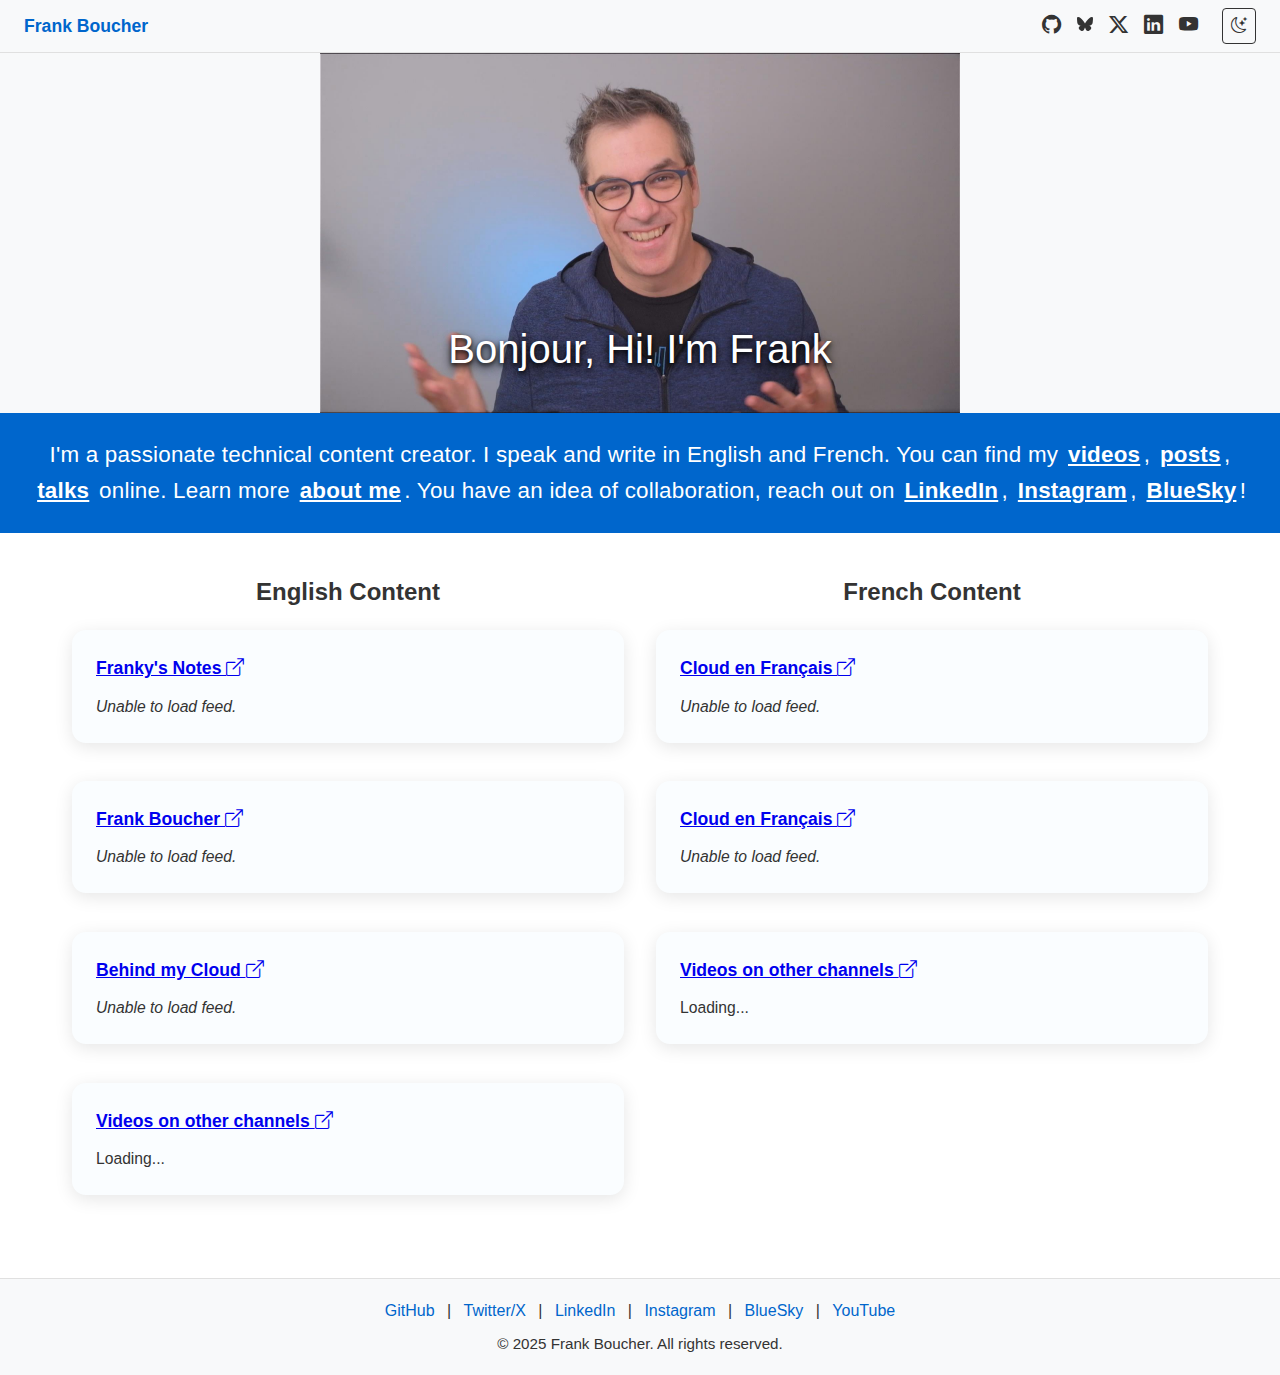
<file: index.html>
<!DOCTYPE html>
<html lang="en">
<head>
    <meta charset="UTF-8">
    <title>FBoucheros - Frank Boucher</title>
    <meta name="description" content="Frank Boucher - Passionate technical content creator sharing videos, posts, and talks in English and French.">
    <link rel="preconnect" href="https://fonts.googleapis.com">
    <link rel="preconnect" href="https://fonts.gstatic.com" crossorigin>
    <link href="https://fonts.googleapis.com/css2?family=Poppins:wght@400;500;600;700&display=swap" rel="stylesheet">
    <link rel="stylesheet" href="https://cdn.jsdelivr.net/npm/bootstrap-icons@1.11.2/font/bootstrap-icons.css">
    <link rel="stylesheet" href="style.css">
    <link rel="shortcut icon" type="image/x-icon" href="favicon.ico">
</head>
<body>
    <div class="strip">
        <span class="strip-name"><a href="https://fboucheros.com" target="_blank" rel="noopener">Frank Boucher</a></span>
        <div style="display: flex; align-items: center; gap: 1.5rem;">
            <div class="social-icons">
                <a href="https://github.com/fboucher" target="_blank" title="GitHub"><i class="bi bi-github"></i></a>
                <a href="https://bsky.app/profile/fboucheros.bsky.social" target="_blank" title="BlueSky">
                    <svg xmlns="http://www.w3.org/2000/svg" width="16" height="16" fill="currentColor" class="bi bi-bluesky" viewBox="0 0 16 16">
                        <path d="M3.468 1.948C5.303 3.325 7.276 6.118 8 7.616c.725-1.498 2.698-4.29 4.532-5.668C13.855.955 16 .186 16 2.632c0 .489-.28 4.105-.444 4.692-.572 2.04-2.653 2.561-4.504 2.246 3.236.551 4.06 2.375 2.281 4.2-3.376 3.464-4.852-.87-5.23-1.98-.07-.204-.103-.3-.103-.218 0-.081-.033.014-.102.218-.379 1.11-1.855 5.444-5.231 1.98-1.778-1.825-.955-3.65 2.28-4.2-1.85.315-3.932-.205-4.503-2.246C.28 6.737 0 3.12 0 2.632 0 .186 2.145.955 3.468 1.948"/>
                    </svg>
                </a>
                <a href="https://twitter.com/fboucheros" target="_blank" title="Twitter"><i class="bi bi-twitter-x"></i></a>
                <a href="https://linkedin.com/in/fboucheros" target="_blank" title="LinkedIn"><i class="bi bi-linkedin"></i></a>
                <a href="https://youtube.com/@fboucheros" target="_blank" title="YouTube"><i class="bi bi-youtube"></i></a>
            </div>
            <button class="theme-toggle" type="button" onclick="toggleTheme()" title="Switch theme">
                <i class="bi bi-moon-stars"></i>
            </button>
        </div>
    </div>    
    <div class="header">
        <img src="./images/frank_boucher_bonjour-hi.jpg" alt="Frank Boucher">
        <h1>Bonjour, Hi! I'm Frank</h1>
    </div>

    <div class="about-strip">
        I'm a passionate technical content creator. I speak and write in English and French. You can find my 
        <a href="https://youtube.com/@fboucheros" title="See my videos" target="_blank">videos</a>, 
        <a href="https://www.frankysnotes.com/search/label/post" title="See my posts" target="_blank">posts</a>, 
        <a href="https://www.frankysnotes.com/p/blog-page.html" title="See my talks" target="_blank">talks</a> online. 
        Learn more <a href="bio.html" title="Read my bio">about me</a>. 
        You have an idea of collaboration, reach out on 
        <a href="https://linkedin.com/in/fboucheros" target="_blank" rel="noopener">LinkedIn</a>, 
        <a href="https://instagram.com/fboucheros" target="_blank" rel="noopener">Instagram</a>, 
        <a href="https://bsky.app/profile/fboucheros.bsky.social" target="_blank" rel="noopener">BlueSky</a>!
    </div>

    <div class="container">
        <div class="bottom">
            <div class="content-column">
                <h2>English Content</h2>
                <div class="feed">
                    <h3><a href="https://www.frankysnotes.com" target="_blank">Franky's Notes <i class="bi bi-box-arrow-up-right"></i></a></h3>
                    <div class="rss" id="feed-blog">Loading...</div>
                </div>
                <div class="feed">
                    <h3><a href="https://youtube.com/@fboucheros" target="_blank">Frank Boucher <i class="bi bi-box-arrow-up-right"></i></a></h3>
                    <div class="rss" id="feed-yt-fboucheros">Loading...</div>
                </div>
                <div class="feed">
                    <h3><a href="https://youtube.com/@behindmycloud" target="_blank">Behind my Cloud <i class="bi bi-box-arrow-up-right"></i></a></h3>
                    <div class="rss" id="feed-yt-behindmycloud">Loading...</div>
                </div>
                <div class="feed">
                    <h3><a href="https://www.youtube.com/playlist?list=PL4NfFPd0l1UYpeQxjGdmKjNRoXru2u1TI" target="_blank">Videos on other channels <i class="bi bi-box-arrow-up-right"></i></a></h3>
                    <div class="rss" id="feed-yt-external-playlist">Loading...</div>
                </div>
            </div>
            <div class="content-column">
                <h2>French Content</h2>
                <div class="feed">
                    <h3><a href="https://www.cloudenfrancais.com" target="_blank">Cloud en Français <i class="bi bi-box-arrow-up-right"></i></a></h3>
                    <div class="rss" id="feed-cloud">Loading...</div>
                </div>
                <div class="feed">
                    <h3><a href="https://youtube.com/@CloudEnFrancais" target="_blank">Cloud en Français <i class="bi bi-box-arrow-up-right"></i></a></h3>
                    <div class="rss" id="feed-yt-cloud">Loading...</div>
                </div>
                <div class="feed">
                    <h3><a href="https://www.youtube.com/playlist?list=PLl0dy42acVd_vwIUN2y3LvDq8VOUIj6Dk" target="_blank">Videos on other channels <i class="bi bi-box-arrow-up-right"></i></a></h3>
                    <div class="rss" id="feed-yt-external-playlist-fr">Loading...</div>
                </div>
            </div>
        </div>
    </div>

    <footer class="footer">
        <div>
            <a href="https://github.com/fboucher" target="_blank" rel="noopener">GitHub</a> |
            <a href="https://twitter.com/fboucheros" target="_blank" rel="noopener">Twitter/X</a> |
            <a href="https://linkedin.com/in/fboucheros" target="_blank" rel="noopener">LinkedIn</a> |
            <a href="https://instagram.com/fboucheros" target="_blank" rel="noopener">Instagram</a> |
            <a href="https://bsky.app/profile/fboucheros.bsky.social" target="_blank" rel="noopener">BlueSky</a> |
            <a href="https://youtube.com/@fboucheros" target="_blank" rel="noopener">YouTube</a>
        </div>
        <div style="margin-top: 0.5em; font-size: 0.95em;">
            &copy; 2025 Frank Boucher. All rights reserved.
        </div>
    </footer>

    <script src="script.js"></script>
</body>
</html>
</file>
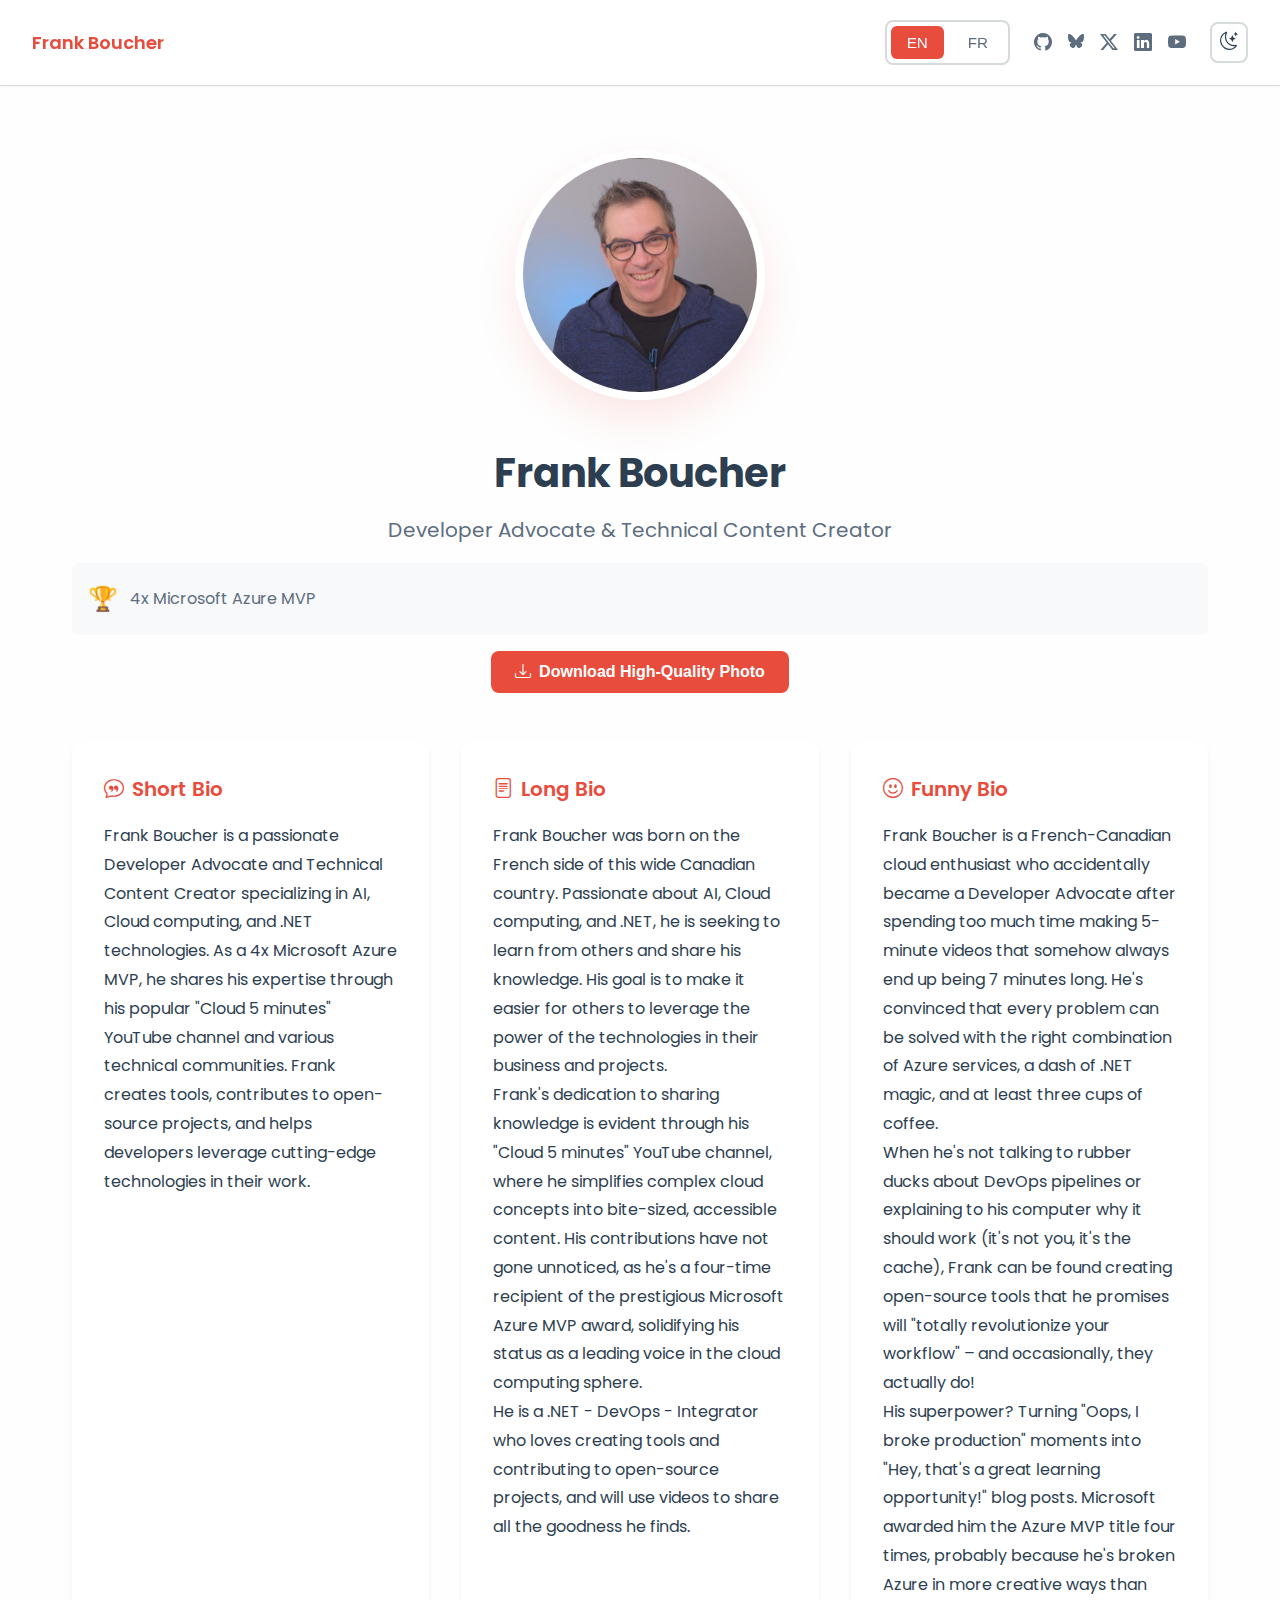
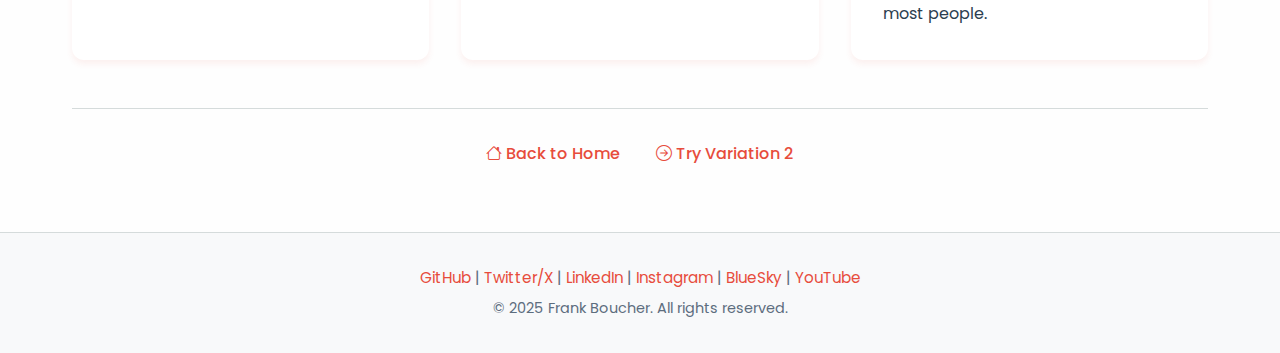
<file: bio-v1.html>
<!DOCTYPE html>
<html lang="en">
<head>
    <meta charset="UTF-8">
    <title>Bio - Frank Boucher</title>
    <meta name="description" content="Frank Boucher's professional biography - Cloud computing expert, Microsoft Azure MVP, and technical content creator.">
    <link rel="preconnect" href="https://fonts.googleapis.com">
    <link rel="preconnect" href="https://fonts.gstatic.com" crossorigin>
    <link href="https://fonts.googleapis.com/css2?family=Poppins:wght@400;500;600;700&display=swap" rel="stylesheet">
    <link rel="stylesheet" href="https://cdn.jsdelivr.net/npm/bootstrap-icons@1.11.2/font/bootstrap-icons.css">
    <link rel="stylesheet" href="bio.css">
    <link rel="shortcut icon" type="image/x-icon" href="favicon.ico">
</head>
<body class="bio-v1">
    <div class="strip">
        <span class="strip-name"><a href="index.html">Frank Boucher</a></span>
        <div style="display: flex; align-items: center; gap: 1.5rem;">
            <div class="language-toggle">
                <button onclick="switchLanguage('en')" class="active">EN</button>
                <button onclick="switchLanguage('fr')">FR</button>
            </div>
            <div class="social-icons">
                <a href="https://github.com/fboucher" target="_blank" title="GitHub"><i class="bi bi-github"></i></a>
                <a href="https://bsky.app/profile/fboucheros.bsky.social" target="_blank" title="BlueSky">
                    <svg xmlns="http://www.w3.org/2000/svg" width="16" height="16" fill="currentColor" class="bi bi-bluesky" viewBox="0 0 16 16">
                        <path d="M3.468 1.948C5.303 3.325 7.276 6.118 8 7.616c.725-1.498 2.698-4.29 4.532-5.668C13.855.955 16 .186 16 2.632c0 .489-.28 4.105-.444 4.692-.572 2.04-2.653 2.561-4.504 2.246 3.236.551 4.06 2.375 2.281 4.2-3.376 3.464-4.852-.87-5.23-1.98-.07-.204-.103-.3-.103-.218 0-.081-.033.014-.102.218-.379 1.11-1.855 5.444-5.231 1.98-1.778-1.825-.955-3.65 2.28-4.2-1.85.315-3.932-.205-4.503-2.246C.28 6.737 0 3.12 0 2.632 0 .186 2.145.955 3.468 1.948"/>
                    </svg>
                </a>
                <a href="https://twitter.com/fboucheros" target="_blank" title="Twitter"><i class="bi bi-twitter-x"></i></a>
                <a href="https://linkedin.com/in/fboucheros" target="_blank" title="LinkedIn"><i class="bi bi-linkedin"></i></a>
                <a href="https://youtube.com/@fboucheros" target="_blank" title="YouTube"><i class="bi bi-youtube"></i></a>
            </div>
            <button class="theme-toggle" type="button" onclick="toggleTheme()" title="Switch theme">
                <i class="bi bi-moon-stars"></i>
            </button>
        </div>
    </div>

    <div class="bio-container">
        <!-- Photo Section -->
        <div class="photo-section">
            <div class="photo-wrapper">
                <img src="./images/frank_boucher_bonjour-hi.jpg" alt="Frank Boucher" class="bio-photo">
            </div>
            <h1 style="font-size: 2.5rem; color: var(--primary-text); margin-bottom: 0.5rem;">Frank Boucher</h1>
            <p style="font-size: 1.25rem; color: var(--secondary-text); margin-bottom: 1rem;">Developer Advocate & Technical Content Creator</p>
            <div class="awards">
                <span class="award-icon">🏆</span>
                <span style="color: var(--secondary-text);">4x Microsoft Azure MVP</span>
            </div>
            <button onclick="downloadPhoto()" class="download-btn">
                <i class="bi bi-download"></i>
                Download High-Quality Photo
            </button>
        </div>

        <!-- English Content -->
        <div class="lang-content lang-en">
            <div class="bio-sections">
                <!-- Short Bio Card -->
                <div class="bio-card">
                    <h3><i class="bi bi-chat-quote"></i> Short Bio</h3>
                    <p>
                        Frank Boucher is a passionate Developer Advocate and Technical Content Creator specializing in AI, Cloud computing, and .NET technologies. 
                        As a 4x Microsoft Azure MVP, he shares his expertise through his popular "Cloud 5 minutes" YouTube channel and various technical communities. 
                        Frank creates tools, contributes to open-source projects, and helps developers leverage cutting-edge technologies in their work.
                    </p>
                </div>

                <!-- Long Bio Card -->
                <div class="bio-card">
                    <h3><i class="bi bi-file-text"></i> Long Bio</h3>
                    <p>
                        Frank Boucher was born on the French side of this wide Canadian country. Passionate about AI, Cloud computing, and .NET, 
                        he is seeking to learn from others and share his knowledge. His goal is to make it easier for others to leverage 
                        the power of the technologies in their business and projects.
                    </p>
                    <p>
                        Frank's dedication to sharing knowledge is evident through his "Cloud 5 minutes" YouTube channel, where he simplifies 
                        complex cloud concepts into bite-sized, accessible content. His contributions have not gone unnoticed, as he's a 
                        four-time recipient of the prestigious Microsoft Azure MVP award, solidifying his status as a leading voice in the 
                        cloud computing sphere.
                    </p>
                    <p>
                        He is a .NET - DevOps - Integrator who loves creating tools and contributing to open-source projects, and will use 
                        videos to share all the goodness he finds.
                    </p>
                </div>

                <!-- Funny Bio Card -->
                <div class="bio-card">
                    <h3><i class="bi bi-emoji-smile"></i> Funny Bio</h3>
                    <p>
                        Frank Boucher is a French-Canadian cloud enthusiast who accidentally became a Developer Advocate after spending too much 
                        time making 5-minute videos that somehow always end up being 7 minutes long. He's convinced that every problem can be 
                        solved with the right combination of Azure services, a dash of .NET magic, and at least three cups of coffee.
                    </p>
                    <p>
                        When he's not talking to rubber ducks about DevOps pipelines or explaining to his computer why it should work (it's not 
                        you, it's the cache), Frank can be found creating open-source tools that he promises will "totally revolutionize your 
                        workflow" – and occasionally, they actually do!
                    </p>
                    <p>
                        His superpower? Turning "Oops, I broke production" moments into "Hey, that's a great learning opportunity!" blog posts. 
                        Microsoft awarded him the Azure MVP title four times, probably because he's broken Azure in more creative ways than most people.
                    </p>
                </div>
            </div>
        </div>

        <!-- French Content -->
        <div class="lang-content lang-fr">
            <div class="bio-sections">
                <!-- Short Bio Card -->
                <div class="bio-card">
                    <h3><i class="bi bi-chat-quote"></i> Bio Courte</h3>
                    <p>
                        Frank Boucher est un passionné Developer Advocate et créateur de contenu technique spécialisé en IA, Cloud computing 
                        et technologies .NET. En tant que 4x Microsoft Azure MVP, il partage son expertise à travers sa populaire chaîne YouTube 
                        "Cloud 5 minutes" et diverses communautés techniques. Frank crée des outils, contribue à des projets open-source et aide 
                        les développeurs à tirer parti des technologies de pointe dans leur travail.
                    </p>
                </div>

                <!-- Long Bio Card -->
                <div class="bio-card">
                    <h3><i class="bi bi-file-text"></i> Bio Longue</h3>
                    <p>
                        Frank Boucher est né du côté français de ce vaste pays canadien. Passionné par l'IA, le Cloud computing et .NET, 
                        il cherche à apprendre des autres et à partager ses connaissances. Son objectif est de faciliter l'utilisation 
                        des technologies dans les entreprises et projets.
                    </p>
                    <p>
                        Le dévouement de Frank au partage des connaissances est évident à travers sa chaîne YouTube "Cloud 5 minutes", 
                        où il simplifie des concepts cloud complexes en contenu accessible et concis. Ses contributions n'ont pas passé 
                        inaperçues, puisqu'il a reçu quatre fois le prestigieux prix Microsoft Azure MVP, consolidant son statut de 
                        voix influente dans le domaine du cloud computing.
                    </p>
                    <p>
                        Il est un .NET - DevOps - Intégrateur qui adore créer des outils et contribuer à des projets open-source, 
                        et utilise des vidéos pour partager toutes les bonnes choses qu'il découvre.
                    </p>
                </div>

                <!-- Funny Bio Card -->
                <div class="bio-card">
                    <h3><i class="bi bi-emoji-smile"></i> Bio Amusante</h3>
                    <p>
                        Frank Boucher est un passionné du cloud franco-canadien qui est accidentellement devenu Developer Advocate après 
                        avoir passé trop de temps à créer des vidéos de 5 minutes qui finissent toujours par durer 7 minutes. Il est convaincu 
                        que chaque problème peut être résolu avec la bonne combinaison de services Azure, une touche de magie .NET et au moins 
                        trois tasses de café.
                    </p>
                    <p>
                        Quand il ne parle pas à des canards en caoutchouc de pipelines DevOps ou n'explique pas à son ordinateur pourquoi 
                        ça devrait fonctionner (ce n'est pas toi, c'est le cache), Frank peut être trouvé en train de créer des outils 
                        open-source qui, promet-il, vont "totalement révolutionner votre workflow" – et parfois, ils le font vraiment!
                    </p>
                    <p>
                        Son super-pouvoir? Transformer les moments "Oups, j'ai cassé la production" en articles de blog "Hé, c'est une 
                        excellente opportunité d'apprentissage!". Microsoft lui a décerné le titre Azure MVP quatre fois, probablement 
                        parce qu'il a cassé Azure de manières plus créatives que la plupart des gens.
                    </p>
                </div>
            </div>
        </div>

        <!-- Navigation Links -->
        <div class="nav-links">
            <a href="index.html"><i class="bi bi-house"></i> Back to Home</a>
            <a href="bio-v2.html"><i class="bi bi-arrow-right-circle"></i> Try Variation 2</a>
        </div>
    </div>

    <footer class="footer">
        <div>
            <a href="https://github.com/fboucher" target="_blank" rel="noopener">GitHub</a> |
            <a href="https://twitter.com/fboucheros" target="_blank" rel="noopener">Twitter/X</a> |
            <a href="https://linkedin.com/in/fboucheros" target="_blank" rel="noopener">LinkedIn</a> |
            <a href="https://instagram.com/fboucheros" target="_blank" rel="noopener">Instagram</a> |
            <a href="https://bsky.app/profile/fboucheros.bsky.social" target="_blank" rel="noopener">BlueSky</a> |
            <a href="https://youtube.com/@fboucheros" target="_blank" rel="noopener">YouTube</a>
        </div>
        <div style="margin-top: 0.5em; font-size: 0.95em;">
            &copy; 2025 Frank Boucher. All rights reserved.
        </div>
    </footer>

    <script src="bio.js"></script>
</body>
</html>
</file>
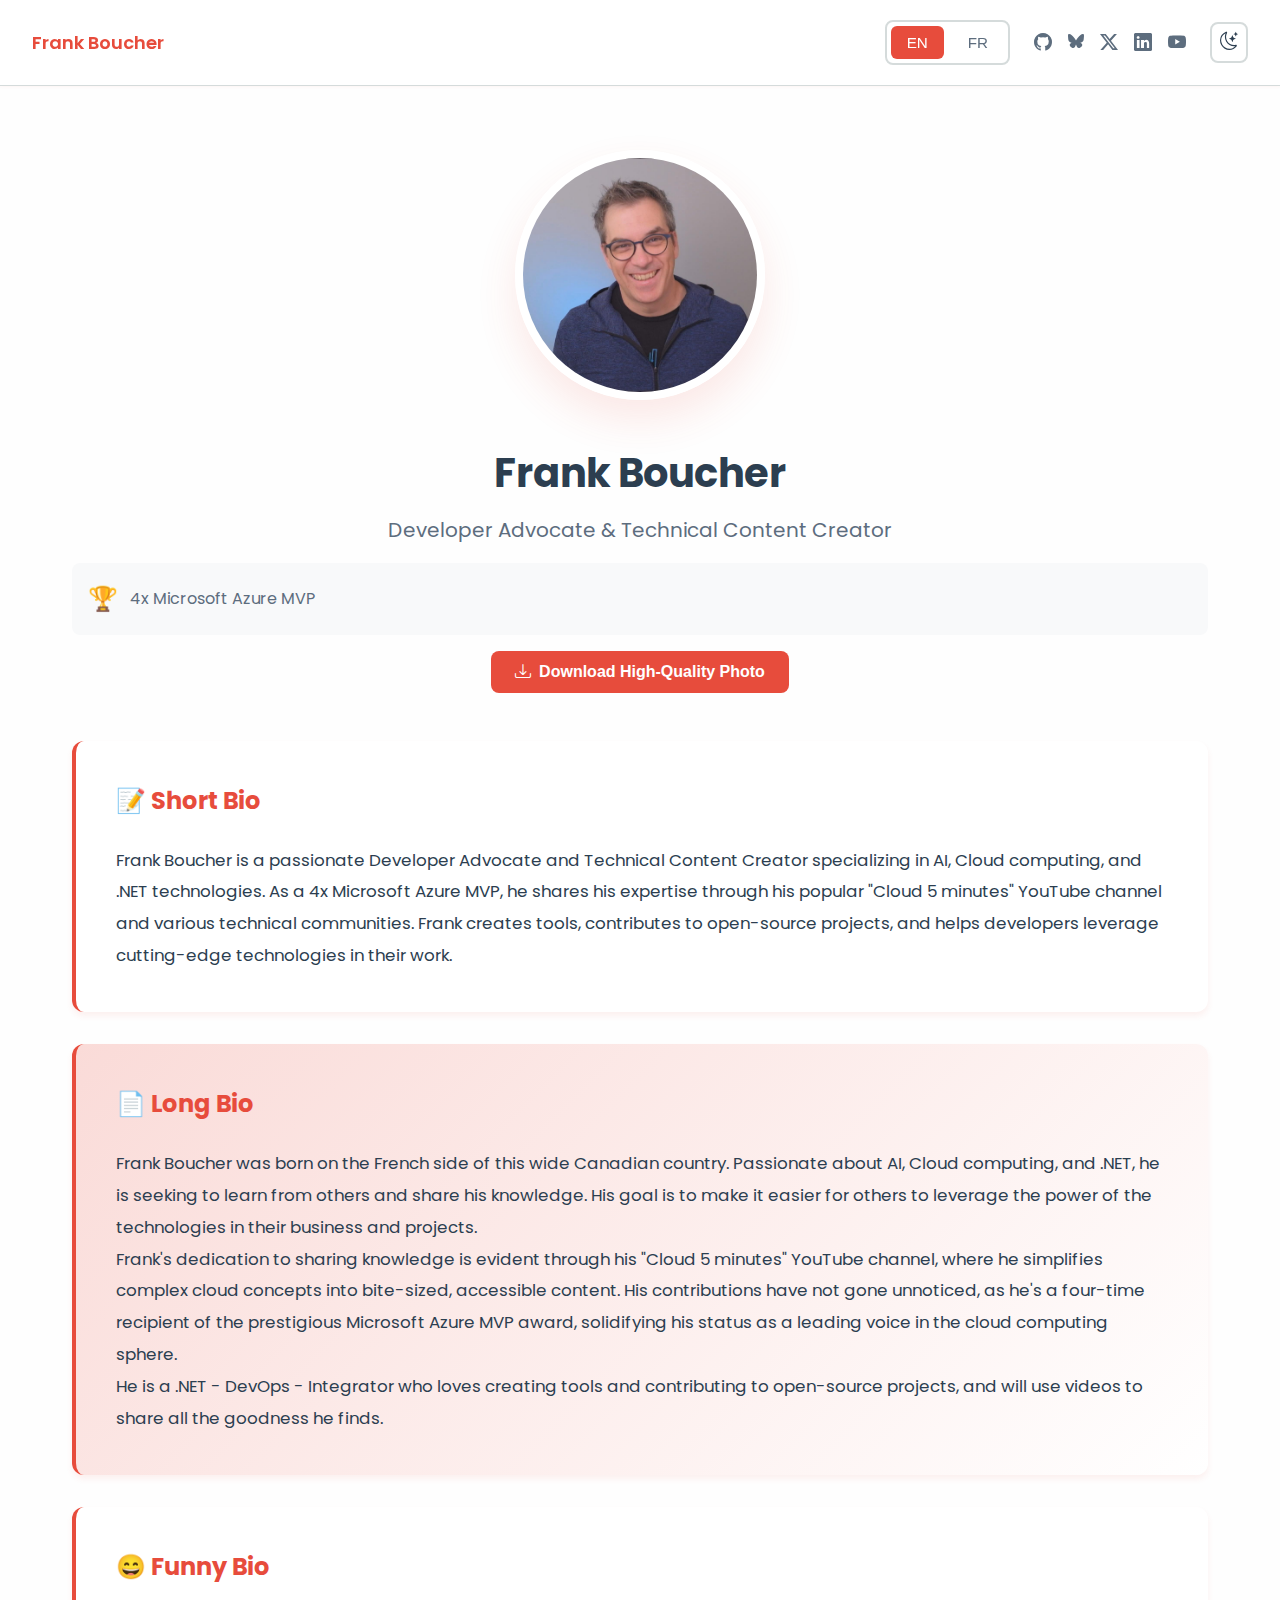
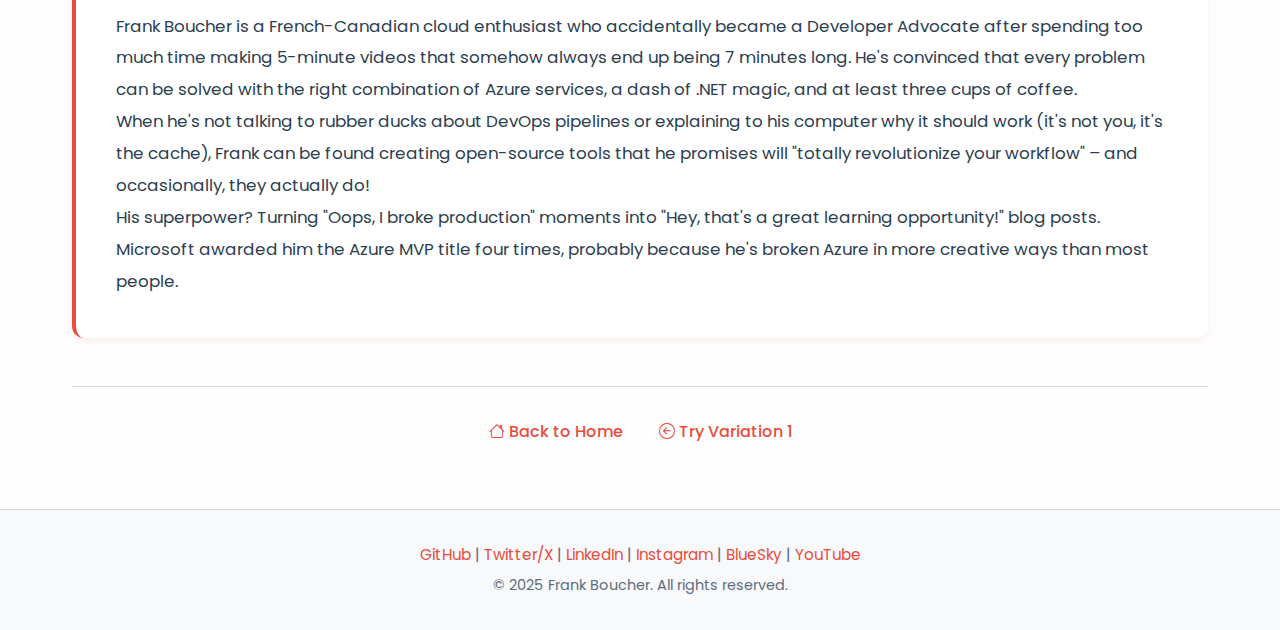
<file: bio-v2.html>
<!DOCTYPE html>
<html lang="en">
<head>
    <meta charset="UTF-8">
    <title>Bio - Frank Boucher</title>
    <meta name="description" content="Frank Boucher's professional biography - Cloud computing expert, Microsoft Azure MVP, and technical content creator.">
    <link rel="preconnect" href="https://fonts.googleapis.com">
    <link rel="preconnect" href="https://fonts.gstatic.com" crossorigin>
    <link href="https://fonts.googleapis.com/css2?family=Poppins:wght@400;500;600;700&display=swap" rel="stylesheet">
    <link rel="stylesheet" href="https://cdn.jsdelivr.net/npm/bootstrap-icons@1.11.2/font/bootstrap-icons.css">
    <link rel="stylesheet" href="bio.css">
    <link rel="shortcut icon" type="image/x-icon" href="favicon.ico">
</head>
<body class="bio-v2">
    <div class="strip">
        <span class="strip-name"><a href="index.html">Frank Boucher</a></span>
        <div style="display: flex; align-items: center; gap: 1.5rem;">
            <div class="language-toggle">
                <button onclick="switchLanguage('en')" class="active">EN</button>
                <button onclick="switchLanguage('fr')">FR</button>
            </div>
            <div class="social-icons">
                <a href="https://github.com/fboucher" target="_blank" title="GitHub"><i class="bi bi-github"></i></a>
                <a href="https://bsky.app/profile/fboucheros.bsky.social" target="_blank" title="BlueSky">
                    <svg xmlns="http://www.w3.org/2000/svg" width="16" height="16" fill="currentColor" class="bi bi-bluesky" viewBox="0 0 16 16">
                        <path d="M3.468 1.948C5.303 3.325 7.276 6.118 8 7.616c.725-1.498 2.698-4.29 4.532-5.668C13.855.955 16 .186 16 2.632c0 .489-.28 4.105-.444 4.692-.572 2.04-2.653 2.561-4.504 2.246 3.236.551 4.06 2.375 2.281 4.2-3.376 3.464-4.852-.87-5.23-1.98-.07-.204-.103-.3-.103-.218 0-.081-.033.014-.102.218-.379 1.11-1.855 5.444-5.231 1.98-1.778-1.825-.955-3.65 2.28-4.2-1.85.315-3.932-.205-4.503-2.246C.28 6.737 0 3.12 0 2.632 0 .186 2.145.955 3.468 1.948"/>
                    </svg>
                </a>
                <a href="https://twitter.com/fboucheros" target="_blank" title="Twitter"><i class="bi bi-twitter-x"></i></a>
                <a href="https://linkedin.com/in/fboucheros" target="_blank" title="LinkedIn"><i class="bi bi-linkedin"></i></a>
                <a href="https://youtube.com/@fboucheros" target="_blank" title="YouTube"><i class="bi bi-youtube"></i></a>
            </div>
            <button class="theme-toggle" type="button" onclick="toggleTheme()" title="Switch theme">
                <i class="bi bi-moon-stars"></i>
            </button>
        </div>
    </div>

    <div class="bio-container">
        <!-- Photo Section -->
        <div class="photo-section">
            <div class="photo-wrapper">
                <img src="./images/frank_boucher_bonjour-hi.jpg" alt="Frank Boucher" class="bio-photo">
            </div>
            <h1 style="font-size: 2.5rem; color: var(--primary-text); margin-bottom: 0.5rem;">Frank Boucher</h1>
            <p style="font-size: 1.25rem; color: var(--secondary-text); margin-bottom: 1rem;">Developer Advocate & Technical Content Creator</p>
            <div class="awards">
                <span class="award-icon">🏆</span>
                <span style="color: var(--secondary-text);">4x Microsoft Azure MVP</span>
            </div>
            <button onclick="downloadPhoto()" class="download-btn">
                <i class="bi bi-download"></i>
                Download High-Quality Photo
            </button>
        </div>

        <!-- English Content -->
        <div class="lang-content lang-en">
            <!-- Short Bio -->
            <div class="bio-section">
                <h3>📝 Short Bio</h3>
                <p>
                    Frank Boucher is a passionate Developer Advocate and Technical Content Creator specializing in AI, Cloud computing, and .NET technologies. 
                    As a 4x Microsoft Azure MVP, he shares his expertise through his popular "Cloud 5 minutes" YouTube channel and various technical communities. 
                    Frank creates tools, contributes to open-source projects, and helps developers leverage cutting-edge technologies in their work.
                </p>
            </div>

            <!-- Long Bio -->
            <div class="bio-section highlight">
                <h3>📄 Long Bio</h3>
                <p>
                    Frank Boucher was born on the French side of this wide Canadian country. Passionate about AI, Cloud computing, and .NET, 
                    he is seeking to learn from others and share his knowledge. His goal is to make it easier for others to leverage 
                    the power of the technologies in their business and projects.
                </p>
                <p>
                    Frank's dedication to sharing knowledge is evident through his "Cloud 5 minutes" YouTube channel, where he simplifies 
                    complex cloud concepts into bite-sized, accessible content. His contributions have not gone unnoticed, as he's a 
                    four-time recipient of the prestigious Microsoft Azure MVP award, solidifying his status as a leading voice in the 
                    cloud computing sphere.
                </p>
                <p>
                    He is a .NET - DevOps - Integrator who loves creating tools and contributing to open-source projects, and will use 
                    videos to share all the goodness he finds.
                </p>
            </div>

            <!-- Funny Bio -->
            <div class="bio-section">
                <h3>😄 Funny Bio</h3>
                <p>
                    Frank Boucher is a French-Canadian cloud enthusiast who accidentally became a Developer Advocate after spending too much 
                    time making 5-minute videos that somehow always end up being 7 minutes long. He's convinced that every problem can be 
                    solved with the right combination of Azure services, a dash of .NET magic, and at least three cups of coffee.
                </p>
                <p>
                    When he's not talking to rubber ducks about DevOps pipelines or explaining to his computer why it should work (it's not 
                    you, it's the cache), Frank can be found creating open-source tools that he promises will "totally revolutionize your 
                    workflow" – and occasionally, they actually do!
                </p>
                <p>
                    His superpower? Turning "Oops, I broke production" moments into "Hey, that's a great learning opportunity!" blog posts. 
                    Microsoft awarded him the Azure MVP title four times, probably because he's broken Azure in more creative ways than most people.
                </p>
            </div>
        </div>

        <!-- French Content -->
        <div class="lang-content lang-fr">
            <!-- Short Bio -->
            <div class="bio-section">
                <h3>📝 Bio Courte</h3>
                <p>
                    Frank Boucher est un passionné Developer Advocate et créateur de contenu technique spécialisé en IA, Cloud computing 
                    et technologies .NET. En tant que 4x Microsoft Azure MVP, il partage son expertise à travers sa populaire chaîne YouTube 
                    "Cloud 5 minutes" et diverses communautés techniques. Frank crée des outils, contribue à des projets open-source et aide 
                    les développeurs à tirer parti des technologies de pointe dans leur travail.
                </p>
            </div>

            <!-- Long Bio -->
            <div class="bio-section highlight">
                <h3>📄 Bio Longue</h3>
                <p>
                    Frank Boucher est né du côté français de ce vaste pays canadien. Passionné par l'IA, le Cloud computing et .NET, 
                    il cherche à apprendre des autres et à partager ses connaissances. Son objectif est de faciliter l'utilisation 
                    des technologies dans les entreprises et projets.
                </p>
                <p>
                    Le dévouement de Frank au partage des connaissances est évident à travers sa chaîne YouTube "Cloud 5 minutes", 
                    où il simplifie des concepts cloud complexes en contenu accessible et concis. Ses contributions n'ont pas passé 
                    inaperçues, puisqu'il a reçu quatre fois le prestigieux prix Microsoft Azure MVP, consolidant son statut de 
                    voix influente dans le domaine du cloud computing.
                </p>
                <p>
                    Il est un .NET - DevOps - Intégrateur qui adore créer des outils et contribuer à des projets open-source, 
                    et utilise des vidéos pour partager toutes les bonnes choses qu'il découvre.
                </p>
            </div>

            <!-- Funny Bio -->
            <div class="bio-section">
                <h3>😄 Bio Amusante</h3>
                <p>
                    Frank Boucher est un passionné du cloud franco-canadien qui est accidentellement devenu Developer Advocate après 
                    avoir passé trop de temps à créer des vidéos de 5 minutes qui finissent toujours par durer 7 minutes. Il est convaincu 
                    que chaque problème peut être résolu avec la bonne combinaison de services Azure, une touche de magie .NET et au moins 
                    trois tasses de café.
                </p>
                <p>
                    Quand il ne parle pas à des canards en caoutchouc de pipelines DevOps ou n'explique pas à son ordinateur pourquoi 
                    ça devrait fonctionner (ce n'est pas toi, c'est le cache), Frank peut être trouvé en train de créer des outils 
                    open-source qui, promet-il, vont "totalement révolutionner votre workflow" – et parfois, ils le font vraiment!
                </p>
                <p>
                    Son super-pouvoir? Transformer les moments "Oups, j'ai cassé la production" en articles de blog "Hé, c'est une 
                    excellente opportunité d'apprentissage!". Microsoft lui a décerné le titre Azure MVP quatre fois, probablement 
                    parce qu'il a cassé Azure de manières plus créatives que la plupart des gens.
                </p>
            </div>
        </div>

        <!-- Navigation Links -->
        <div class="nav-links">
            <a href="index.html"><i class="bi bi-house"></i> Back to Home</a>
            <a href="bio-v1.html"><i class="bi bi-arrow-left-circle"></i> Try Variation 1</a>
        </div>
    </div>

    <footer class="footer">
        <div>
            <a href="https://github.com/fboucher" target="_blank" rel="noopener">GitHub</a> |
            <a href="https://twitter.com/fboucheros" target="_blank" rel="noopener">Twitter/X</a> |
            <a href="https://linkedin.com/in/fboucheros" target="_blank" rel="noopener">LinkedIn</a> |
            <a href="https://instagram.com/fboucheros" target="_blank" rel="noopener">Instagram</a> |
            <a href="https://bsky.app/profile/fboucheros.bsky.social" target="_blank" rel="noopener">BlueSky</a> |
            <a href="https://youtube.com/@fboucheros" target="_blank" rel="noopener">YouTube</a>
        </div>
        <div style="margin-top: 0.5em; font-size: 0.95em;">
            &copy; 2025 Frank Boucher. All rights reserved.
        </div>
    </footer>

    <script src="bio.js"></script>
</body>
</html>
</file>
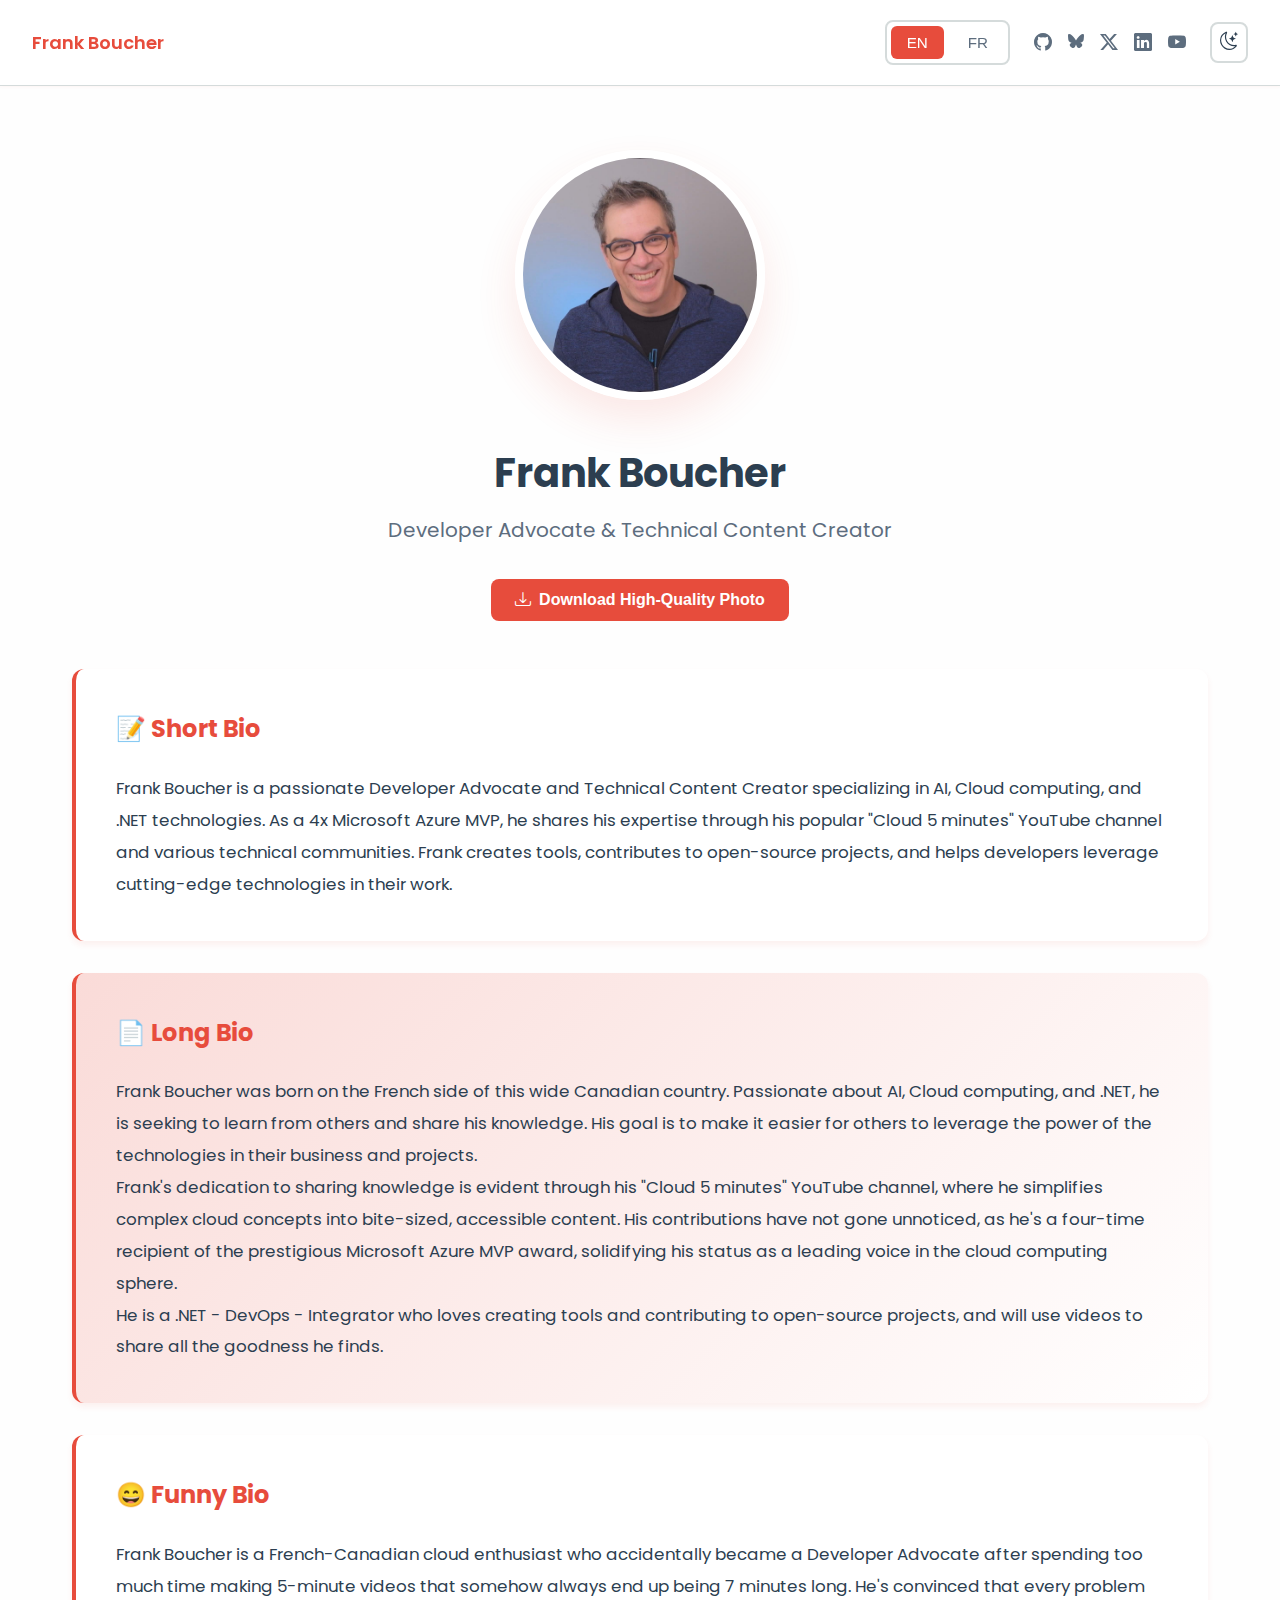
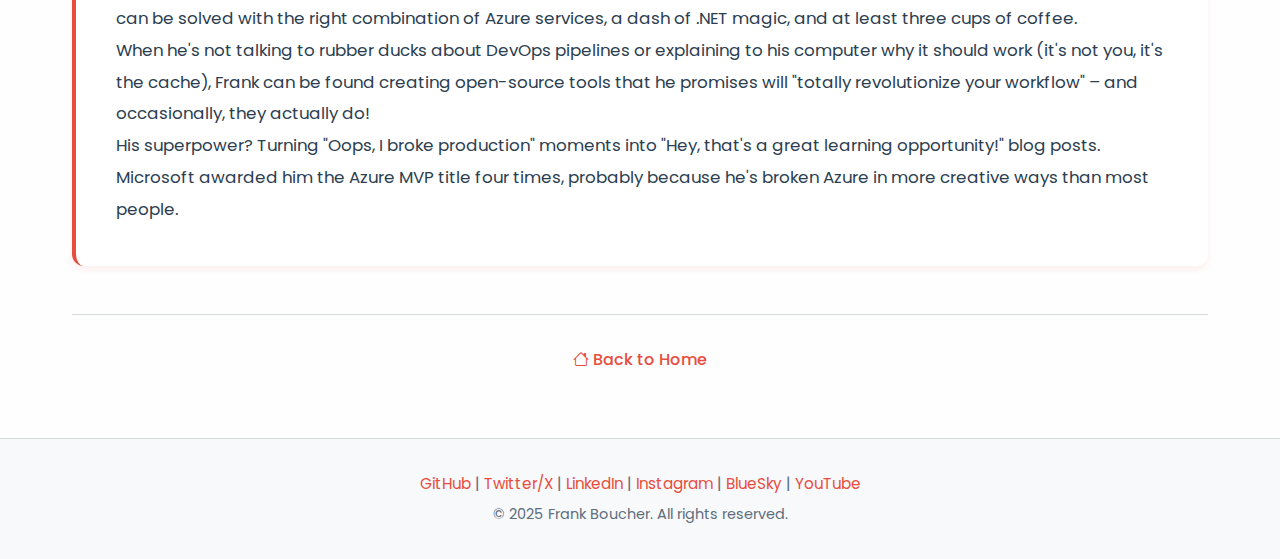
<file: bio.html>
<!DOCTYPE html>
<html lang="en">
<head>
    <meta charset="UTF-8">
    <title>Bio - Frank Boucher</title>
    <meta name="description" content="Frank Boucher's professional biography - Cloud computing expert, Microsoft Azure MVP, and technical content creator.">
    <link rel="preconnect" href="https://fonts.googleapis.com">
    <link rel="preconnect" href="https://fonts.gstatic.com" crossorigin>
    <link href="https://fonts.googleapis.com/css2?family=Poppins:wght@400;500;600;700&display=swap" rel="stylesheet">
    <link rel="stylesheet" href="https://cdn.jsdelivr.net/npm/bootstrap-icons@1.11.2/font/bootstrap-icons.css">
    <link rel="stylesheet" href="bio.css">
    <link rel="shortcut icon" type="image/x-icon" href="favicon.ico">
</head>
<body class="bio-v2">
    <div class="strip">
        <span class="strip-name"><a href="index.html">Frank Boucher</a></span>
        <div style="display: flex; align-items: center; gap: 1.5rem;">
            <div class="language-toggle">
                <button onclick="switchLanguage('en')" class="active">EN</button>
                <button onclick="switchLanguage('fr')">FR</button>
            </div>
            <div class="social-icons">
                <a href="https://github.com/fboucher" target="_blank" title="GitHub"><i class="bi bi-github"></i></a>
                <a href="https://bsky.app/profile/fboucheros.bsky.social" target="_blank" title="BlueSky">
                    <svg xmlns="http://www.w3.org/2000/svg" width="16" height="16" fill="currentColor" class="bi bi-bluesky" viewBox="0 0 16 16">
                        <path d="M3.468 1.948C5.303 3.325 7.276 6.118 8 7.616c.725-1.498 2.698-4.29 4.532-5.668C13.855.955 16 .186 16 2.632c0 .489-.28 4.105-.444 4.692-.572 2.04-2.653 2.561-4.504 2.246 3.236.551 4.06 2.375 2.281 4.2-3.376 3.464-4.852-.87-5.23-1.98-.07-.204-.103-.3-.103-.218 0-.081-.033.014-.102.218-.379 1.11-1.855 5.444-5.231 1.98-1.778-1.825-.955-3.65 2.28-4.2-1.85.315-3.932-.205-4.503-2.246C.28 6.737 0 3.12 0 2.632 0 .186 2.145.955 3.468 1.948"/>
                    </svg>
                </a>
                <a href="https://twitter.com/fboucheros" target="_blank" title="Twitter"><i class="bi bi-twitter-x"></i></a>
                <a href="https://linkedin.com/in/fboucheros" target="_blank" title="LinkedIn"><i class="bi bi-linkedin"></i></a>
                <a href="https://youtube.com/@fboucheros" target="_blank" title="YouTube"><i class="bi bi-youtube"></i></a>
            </div>
            <button class="theme-toggle" type="button" onclick="toggleTheme()" title="Switch theme">
                <i class="bi bi-moon-stars"></i>
            </button>
        </div>
    </div>

    <div class="bio-container">
        <!-- Photo Section -->
        <div class="photo-section">
            <div class="photo-wrapper">
                <img src="./images/frank_boucher_bonjour-hi.jpg" alt="Frank Boucher" class="bio-photo">
            </div>
            <h1 style="font-size: 2.5rem; color: var(--primary-text); margin-bottom: 0.5rem;">Frank Boucher</h1>
            <p style="font-size: 1.25rem; color: var(--secondary-text); margin-bottom: 1rem;">Developer Advocate & Technical Content Creator</p>
            <button onclick="downloadPhoto()" class="download-btn">
                <i class="bi bi-download"></i>
                Download High-Quality Photo
            </button>
        </div>

        <!-- English Content -->
        <div class="lang-content lang-en">
            <!-- Short Bio -->
            <div class="bio-section">
                <h3>📝 Short Bio</h3>
                <p>
                    Frank Boucher is a passionate Developer Advocate and Technical Content Creator specializing in AI, Cloud computing, and .NET technologies. 
                    As a 4x Microsoft Azure MVP, he shares his expertise through his popular "Cloud 5 minutes" YouTube channel and various technical communities. 
                    Frank creates tools, contributes to open-source projects, and helps developers leverage cutting-edge technologies in their work.
                </p>
            </div>

            <!-- Long Bio -->
            <div class="bio-section highlight">
                <h3>📄 Long Bio</h3>
                <p>
                    Frank Boucher was born on the French side of this wide Canadian country. Passionate about AI, Cloud computing, and .NET, 
                    he is seeking to learn from others and share his knowledge. His goal is to make it easier for others to leverage 
                    the power of the technologies in their business and projects.
                </p>
                <p>
                    Frank's dedication to sharing knowledge is evident through his "Cloud 5 minutes" YouTube channel, where he simplifies 
                    complex cloud concepts into bite-sized, accessible content. His contributions have not gone unnoticed, as he's a 
                    four-time recipient of the prestigious Microsoft Azure MVP award, solidifying his status as a leading voice in the 
                    cloud computing sphere.
                </p>
                <p>
                    He is a .NET - DevOps - Integrator who loves creating tools and contributing to open-source projects, and will use 
                    videos to share all the goodness he finds.
                </p>
            </div>

            <!-- Funny Bio -->
            <div class="bio-section">
                <h3>😄 Funny Bio</h3>
                <p>
                    Frank Boucher is a French-Canadian cloud enthusiast who accidentally became a Developer Advocate after spending too much 
                    time making 5-minute videos that somehow always end up being 7 minutes long. He's convinced that every problem can be 
                    solved with the right combination of Azure services, a dash of .NET magic, and at least three cups of coffee.
                </p>
                <p>
                    When he's not talking to rubber ducks about DevOps pipelines or explaining to his computer why it should work (it's not 
                    you, it's the cache), Frank can be found creating open-source tools that he promises will "totally revolutionize your 
                    workflow" – and occasionally, they actually do!
                </p>
                <p>
                    His superpower? Turning "Oops, I broke production" moments into "Hey, that's a great learning opportunity!" blog posts. 
                    Microsoft awarded him the Azure MVP title four times, probably because he's broken Azure in more creative ways than most people.
                </p>
            </div>
        </div>

        <!-- French Content -->
        <div class="lang-content lang-fr">
            <!-- Short Bio -->
            <div class="bio-section">
                <h3>📝 Bio Courte</h3>
                <p>
                    Frank Boucher est un passionné Developer Advocate et créateur de contenu technique spécialisé en IA, Cloud computing 
                    et technologies .NET. En tant que 4x Microsoft Azure MVP, il partage son expertise à travers sa populaire chaîne YouTube 
                    "Cloud 5 minutes" et diverses communautés techniques. Frank crée des outils, contribue à des projets open-source et aide 
                    les développeurs à tirer parti des technologies de pointe dans leur travail.
                </p>
            </div>

            <!-- Long Bio -->
            <div class="bio-section highlight">
                <h3>📄 Bio Longue</h3>
                <p>
                    Frank Boucher est né du côté français de ce vaste pays canadien. Passionné par l'IA, le Cloud computing et .NET, 
                    il cherche à apprendre des autres et à partager ses connaissances. Son objectif est de faciliter l'utilisation 
                    des technologies dans les entreprises et projets.
                </p>
                <p>
                    Le dévouement de Frank au partage des connaissances est évident à travers sa chaîne YouTube "Cloud 5 minutes", 
                    où il simplifie des concepts cloud complexes en contenu accessible et concis. Ses contributions n'ont pas passé 
                    inaperçues, puisqu'il a reçu quatre fois le prestigieux prix Microsoft Azure MVP, consolidant son statut de 
                    voix influente dans le domaine du cloud computing.
                </p>
                <p>
                    Il est un .NET - DevOps - Intégrateur qui adore créer des outils et contribuer à des projets open-source, 
                    et utilise des vidéos pour partager toutes les bonnes choses qu'il découvre.
                </p>
            </div>

            <!-- Funny Bio -->
            <div class="bio-section">
                <h3>😄 Bio Amusante</h3>
                <p>
                    Frank Boucher est un passionné du cloud franco-canadien qui est accidentellement devenu Developer Advocate après 
                    avoir passé trop de temps à créer des vidéos de 5 minutes qui finissent toujours par durer 7 minutes. Il est convaincu 
                    que chaque problème peut être résolu avec la bonne combinaison de services Azure, une touche de magie .NET et au moins 
                    trois tasses de café.
                </p>
                <p>
                    Quand il ne parle pas à des canards en caoutchouc de pipelines DevOps ou n'explique pas à son ordinateur pourquoi 
                    ça devrait fonctionner (ce n'est pas toi, c'est le cache), Frank peut être trouvé en train de créer des outils 
                    open-source qui, promet-il, vont "totalement révolutionner votre workflow" – et parfois, ils le font vraiment!
                </p>
                <p>
                    Son super-pouvoir? Transformer les moments "Oups, j'ai cassé la production" en articles de blog "Hé, c'est une 
                    excellente opportunité d'apprentissage!". Microsoft lui a décerné le titre Azure MVP quatre fois, probablement 
                    parce qu'il a cassé Azure de manières plus créatives que la plupart des gens.
                </p>
            </div>
        </div>

        <!-- Navigation Links -->
        <div class="nav-links">
            <a href="index.html"><i class="bi bi-house"></i> Back to Home</a>
        </div>
    </div>

    <footer class="footer">
        <div>
            <a href="https://github.com/fboucher" target="_blank" rel="noopener">GitHub</a> |
            <a href="https://twitter.com/fboucheros" target="_blank" rel="noopener">Twitter/X</a> |
            <a href="https://linkedin.com/in/fboucheros" target="_blank" rel="noopener">LinkedIn</a> |
            <a href="https://instagram.com/fboucheros" target="_blank" rel="noopener">Instagram</a> |
            <a href="https://bsky.app/profile/fboucheros.bsky.social" target="_blank" rel="noopener">BlueSky</a> |
            <a href="https://youtube.com/@fboucheros" target="_blank" rel="noopener">YouTube</a>
        </div>
        <div style="margin-top: 0.5em; font-size: 0.95em;">
            &copy; 2025 Frank Boucher. All rights reserved.
        </div>
    </footer>

    <script src="bio.js"></script>
</body>
</html>
</file>
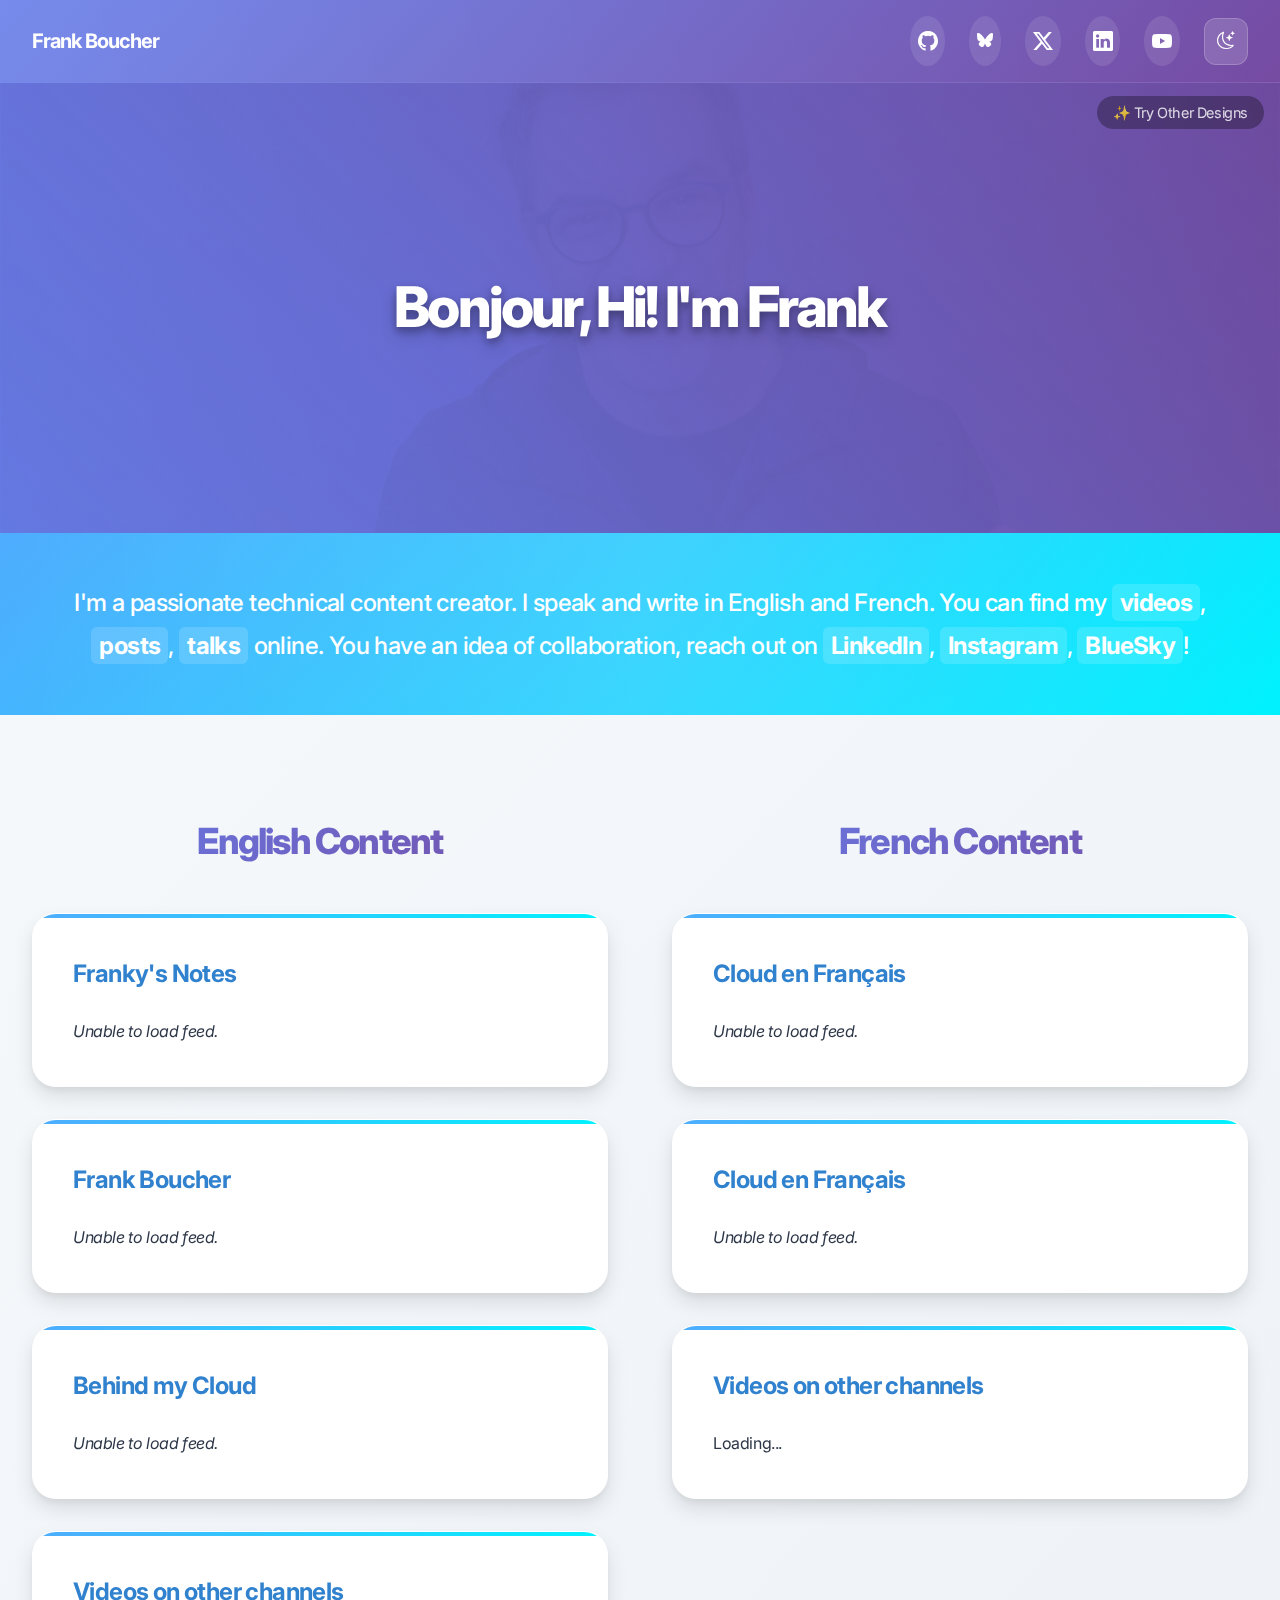
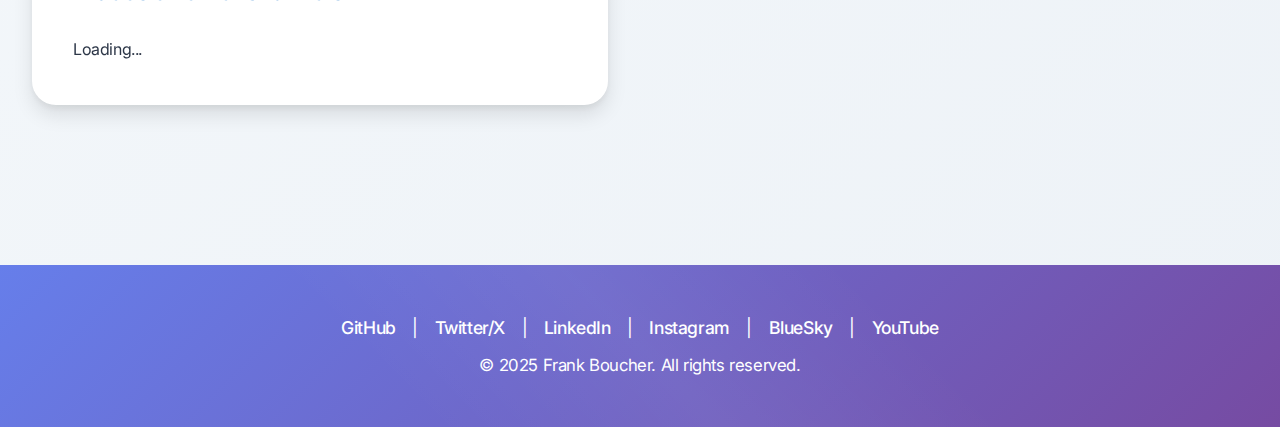
<file: variation1.html>
<!DOCTYPE html>
<html lang="en">
<head>
    <meta charset="UTF-8">
    <title>FBoucheros - Frank Boucher (Variation 1: Modern Gradients)</title>
    <meta name="description" content="Frank Boucher - Passionate technical content creator sharing videos, posts, and talks in English and French.">
    <link rel="preconnect" href="https://fonts.googleapis.com">
    <link rel="preconnect" href="https://fonts.gstatic.com" crossorigin>
    <link href="https://fonts.googleapis.com/css2?family=Inter:wght@400;500;600;700;800&display=swap" rel="stylesheet">
    <link rel="stylesheet" href="https://cdn.jsdelivr.net/npm/bootstrap-icons@1.11.2/font/bootstrap-icons.css">
    <link rel="stylesheet" href="style-variation1.css">
    <link rel="shortcut icon" type="image/x-icon" href="favicon.ico">
</head>
<body>
    <div class="strip">
        <span class="strip-name"><a href="https://fboucheros.com" target="_blank" rel="noopener">Frank Boucher</a></span>
        <div style="display: flex; align-items: center; gap: 1.5rem;">
            <div class="social-icons">
                <a href="https://github.com/fboucher" target="_blank" title="GitHub"><i class="bi bi-github"></i></a>
                <a href="https://bsky.app/profile/fboucheros.bsky.social" target="_blank" title="BlueSky">
                    <svg xmlns="http://www.w3.org/2000/svg" width="16" height="16" fill="currentColor" class="bi bi-bluesky" viewBox="0 0 16 16">
                        <path d="M3.468 1.948C5.303 3.325 7.276 6.118 8 7.616c.725-1.498 2.698-4.29 4.532-5.668C13.855.955 16 .186 16 2.632c0 .489-.28 4.105-.444 4.692-.572 2.04-2.653 2.561-4.504 2.246 3.236.551 4.06 2.375 2.281 4.2-3.376 3.464-4.852-.87-5.23-1.98-.07-.204-.103-.3-.103-.218 0-.081-.033.014-.102.218-.379 1.11-1.855 5.444-5.231 1.98-1.778-1.825-.955-3.65 2.28-4.2-1.85.315-3.932-.205-4.503-2.246C.28 6.737 0 3.12 0 2.632 0 .186 2.145.955 3.468 1.948"/>
                    </svg>
                </a>
                <a href="https://twitter.com/fboucheros" target="_blank" title="Twitter"><i class="bi bi-twitter-x"></i></a>
                <a href="https://linkedin.com/in/fboucheros" target="_blank" title="LinkedIn"><i class="bi bi-linkedin"></i></a>
                <a href="https://youtube.com/@fboucheros" target="_blank" title="YouTube"><i class="bi bi-youtube"></i></a>
            </div>
            <button class="theme-toggle" type="button" onclick="toggleTheme()" title="Switch theme">
                <i class="bi bi-moon-stars"></i>
            </button>
        </div>
    </div>    
    <div class="header">
        <img src="./images/frank_boucher_bonjour-hi.jpg" alt="Frank Boucher">
        <h1>Bonjour, Hi! I'm Frank</h1>
        <div style="position: absolute; top: 1rem; right: 1rem; z-index: 10;">
            <a href="variations.html" style="color: rgba(255,255,255,0.8); text-decoration: none; font-size: 0.9rem; background: rgba(0,0,0,0.3); padding: 0.5rem 1rem; border-radius: 20px; backdrop-filter: blur(10px); transition: all 0.3s ease;">
                ✨ Try Other Designs
            </a>
        </div>
    </div>

    <div class="about-strip">
        I'm a passionate technical content creator. I speak and write in English and French. You can find my 
        <a href="https://youtube.com/@fboucheros" title="See my videos" target="_blank">videos</a>, 
        <a href="https://www.frankysnotes.com/search/label/post" title="See my posts" target="_blank">posts</a>, 
        <a href="https://www.frankysnotes.com/p/blog-page.html" title="See my talks" target="_blank">talks</a> online. 
        You have an idea of collaboration, reach out on 
        <a href="https://linkedin.com/in/fboucheros" target="_blank" rel="noopener">LinkedIn</a>, 
        <a href="https://instagram.com/fboucheros" target="_blank" rel="noopener">Instagram</a>, 
        <a href="https://bsky.app/profile/fboucheros.bsky.social" target="_blank" rel="noopener">BlueSky</a>!
    </div>

    <div class="container">
        <div class="bottom">
            <div class="content-column">
                <h2>English Content</h2>
                <div class="feed">
                    <h3><a href="https://www.frankysnotes.com" target="_blank">Franky's Notes</a></h3>
                    <div class="rss" id="feed-blog">Loading...</div>
                </div>
                <div class="feed">
                    <h3><a href="https://youtube.com/@fboucheros" target="_blank">Frank Boucher</a></h3>
                    <div class="rss" id="feed-yt-fboucheros">Loading...</div>
                </div>
                <div class="feed">
                    <h3><a href="https://youtube.com/@behindmycloud" target="_blank">Behind my Cloud</a></h3>
                    <div class="rss" id="feed-yt-behindmycloud">Loading...</div>
                </div>
                <div class="feed">
                    <h3><a href="https://www.youtube.com/playlist?list=PL4NfFPd0l1UYpeQxjGdmKjNRoXru2u1TI" target="_blank">Videos on other channels</a></h3>
                    <div class="rss" id="feed-yt-external-playlist">Loading...</div>
                </div>
            </div>
            <div class="content-column">
                <h2>French Content</h2>
                <div class="feed">
                    <h3><a href="https://www.cloudenfrancais.com" target="_blank">Cloud en Français</a></h3>
                    <div class="rss" id="feed-cloud">Loading...</div>
                </div>
                <div class="feed">
                    <h3><a href="https://youtube.com/@CloudEnFrancais" target="_blank">Cloud en Français</a></h3>
                    <div class="rss" id="feed-yt-cloud">Loading...</div>
                </div>
                <div class="feed">
                    <h3><a href="https://www.youtube.com/playlist?list=PLl0dy42acVd_vwIUN2y3LvDq8VOUIj6Dk" target="_blank">Videos on other channels</a></h3>
                    <div class="rss" id="feed-yt-external-playlist-fr">Loading...</div>
                </div>
            </div>
        </div>
    </div>

    <footer class="footer">
        <div>
            <a href="https://github.com/fboucher" target="_blank" rel="noopener">GitHub</a> |
            <a href="https://twitter.com/fboucheros" target="_blank" rel="noopener">Twitter/X</a> |
            <a href="https://linkedin.com/in/fboucheros" target="_blank" rel="noopener">LinkedIn</a> |
            <a href="https://instagram.com/fboucheros" target="_blank" rel="noopener">Instagram</a> |
            <a href="https://bsky.app/profile/fboucheros.bsky.social" target="_blank" rel="noopener">BlueSky</a> |
            <a href="https://youtube.com/@fboucheros" target="_blank" rel="noopener">YouTube</a>
        </div>
        <div style="margin-top: 0.5em; font-size: 0.95em;">
            &copy; 2025 Frank Boucher. All rights reserved.
        </div>
    </footer>

    <script src="script.js"></script>
</body>
</html>
</file>
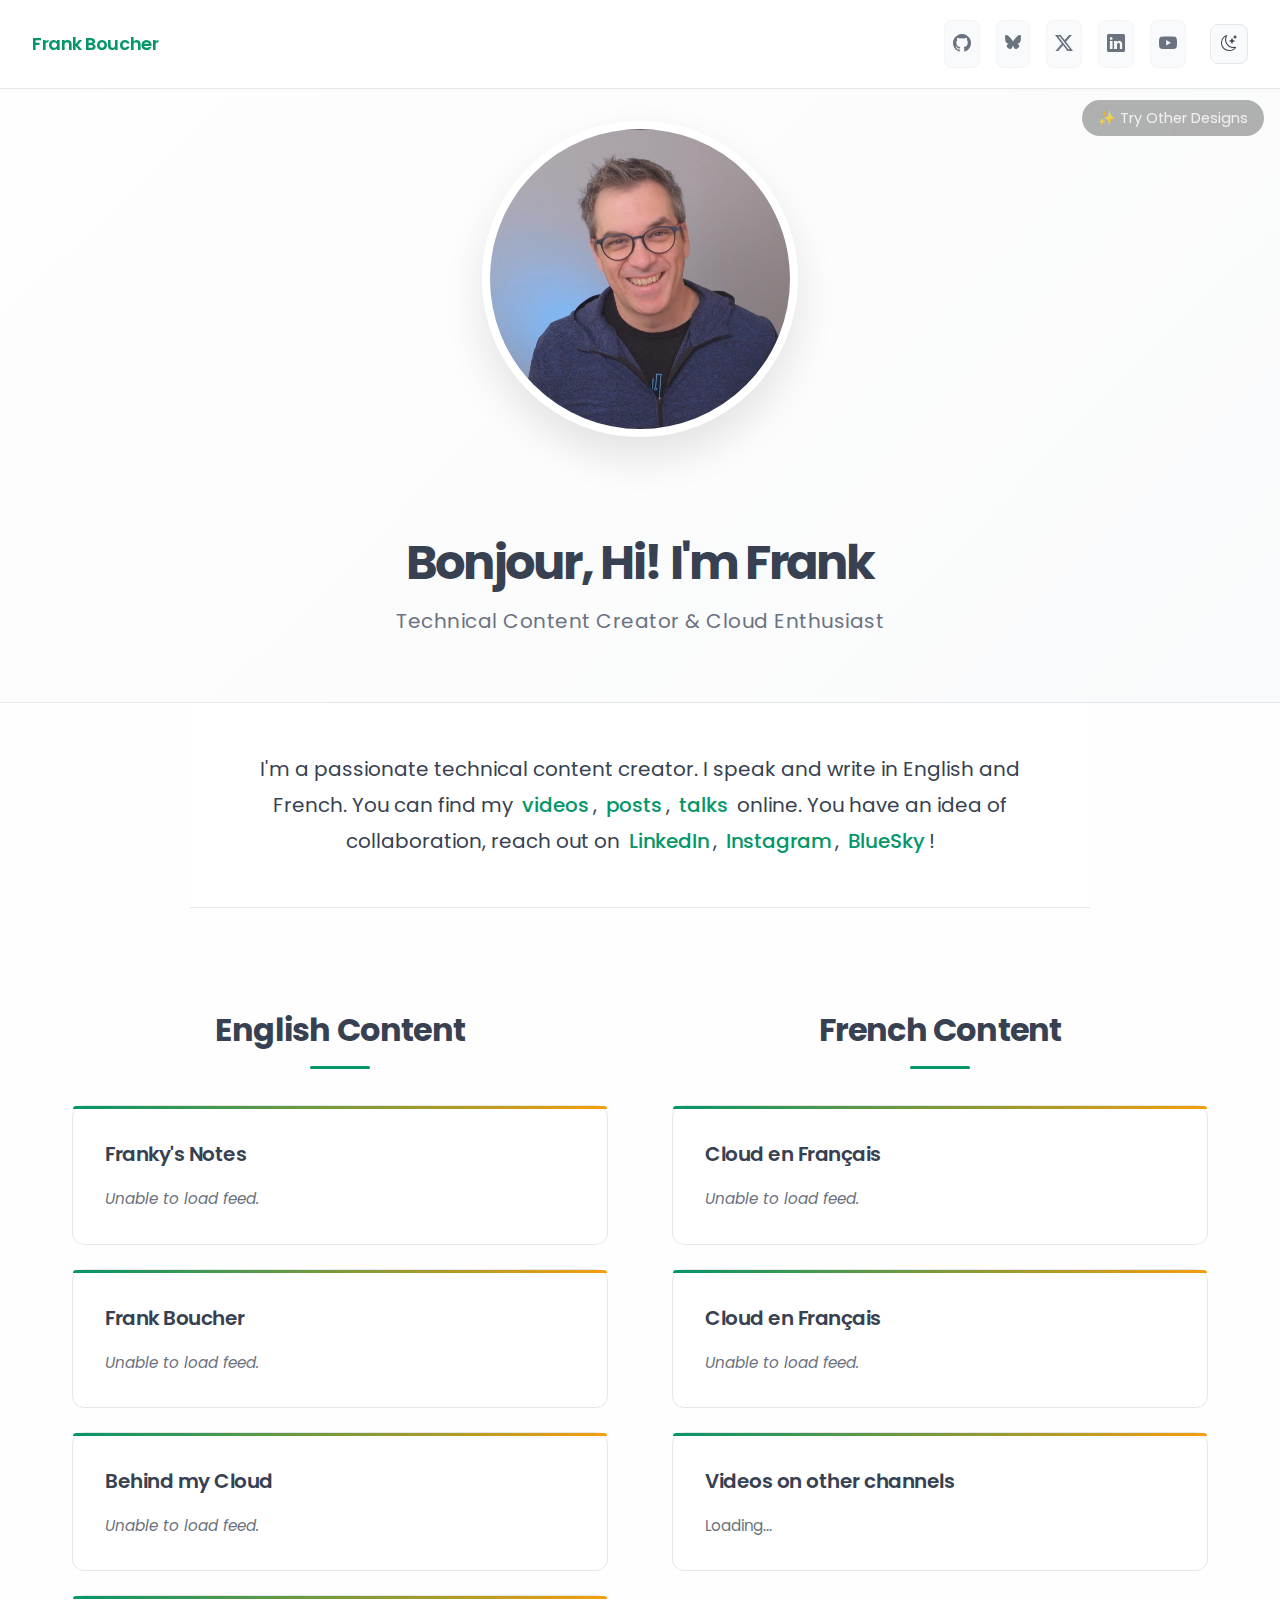
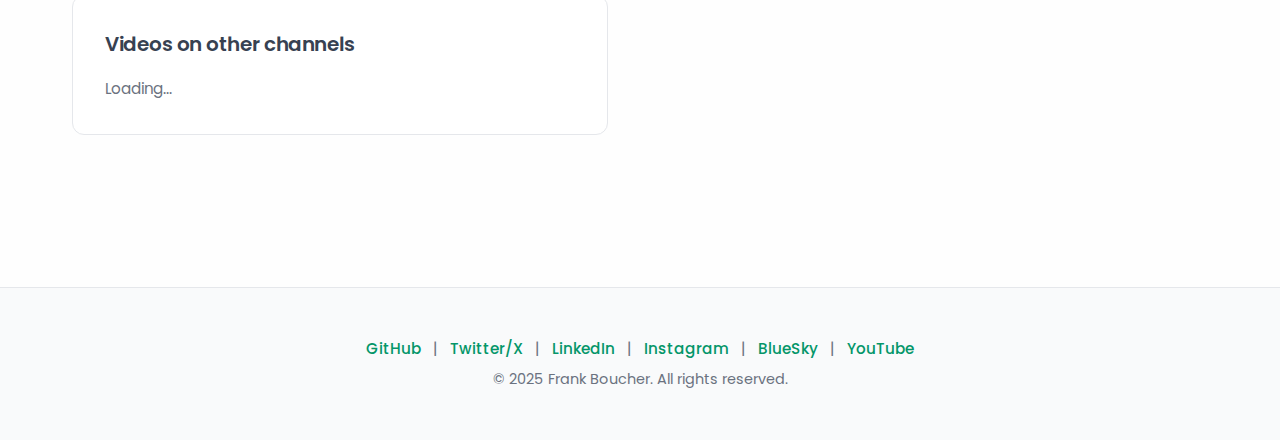
<file: variation2.html>
<!DOCTYPE html>
<html lang="en">
<head>
    <meta charset="UTF-8">
    <title>FBoucheros - Frank Boucher (Variation 2: Minimalist Clean)</title>
    <meta name="description" content="Frank Boucher - Passionate technical content creator sharing videos, posts, and talks in English and French.">
    <link rel="preconnect" href="https://fonts.googleapis.com">
    <link rel="preconnect" href="https://fonts.gstatic.com" crossorigin>
    <link href="https://fonts.googleapis.com/css2?family=Poppins:wght@400;500;600;700&display=swap" rel="stylesheet">
    <link rel="stylesheet" href="https://cdn.jsdelivr.net/npm/bootstrap-icons@1.11.2/font/bootstrap-icons.css">
    <link rel="stylesheet" href="style-variation2.css">
    <link rel="shortcut icon" type="image/x-icon" href="favicon.ico">
</head>
<body>
    <div class="strip">
        <span class="strip-name"><a href="https://fboucheros.com" target="_blank" rel="noopener">Frank Boucher</a></span>
        <div style="display: flex; align-items: center; gap: 1.5rem;">
            <div class="social-icons">
                <a href="https://github.com/fboucher" target="_blank" title="GitHub"><i class="bi bi-github"></i></a>
                <a href="https://bsky.app/profile/fboucheros.bsky.social" target="_blank" title="BlueSky">
                    <svg xmlns="http://www.w3.org/2000/svg" width="16" height="16" fill="currentColor" class="bi bi-bluesky" viewBox="0 0 16 16">
                        <path d="M3.468 1.948C5.303 3.325 7.276 6.118 8 7.616c.725-1.498 2.698-4.29 4.532-5.668C13.855.955 16 .186 16 2.632c0 .489-.28 4.105-.444 4.692-.572 2.04-2.653 2.561-4.504 2.246 3.236.551 4.06 2.375 2.281 4.2-3.376 3.464-4.852-.87-5.23-1.98-.07-.204-.103-.3-.103-.218 0-.081-.033.014-.102.218-.379 1.11-1.855 5.444-5.231 1.98-1.778-1.825-.955-3.65 2.28-4.2-1.85.315-3.932-.205-4.503-2.246C.28 6.737 0 3.12 0 2.632 0 .186 2.145.955 3.468 1.948"/>
                    </svg>
                </a>
                <a href="https://twitter.com/fboucheros" target="_blank" title="Twitter"><i class="bi bi-twitter-x"></i></a>
                <a href="https://linkedin.com/in/fboucheros" target="_blank" title="LinkedIn"><i class="bi bi-linkedin"></i></a>
                <a href="https://youtube.com/@fboucheros" target="_blank" title="YouTube"><i class="bi bi-youtube"></i></a>
            </div>
            <button class="theme-toggle" type="button" onclick="toggleTheme()" title="Switch theme">
                <i class="bi bi-moon-stars"></i>
            </button>
        </div>
    </div>    
    <div class="header">
        <img src="./images/frank_boucher_bonjour-hi.jpg" alt="Frank Boucher">
        <h1>Bonjour, Hi! I'm Frank</h1>
        <div style="position: absolute; top: 1rem; right: 1rem; z-index: 10;">
            <a href="variations.html" style="color: rgba(255,255,255,0.8); text-decoration: none; font-size: 0.9rem; background: rgba(0,0,0,0.3); padding: 0.5rem 1rem; border-radius: 20px; backdrop-filter: blur(10px); transition: all 0.3s ease;">
                ✨ Try Other Designs
            </a>
        </div>
    </div>

    <div class="about-strip">
        I'm a passionate technical content creator. I speak and write in English and French. You can find my 
        <a href="https://youtube.com/@fboucheros" title="See my videos" target="_blank">videos</a>, 
        <a href="https://www.frankysnotes.com/search/label/post" title="See my posts" target="_blank">posts</a>, 
        <a href="https://www.frankysnotes.com/p/blog-page.html" title="See my talks" target="_blank">talks</a> online. 
        You have an idea of collaboration, reach out on 
        <a href="https://linkedin.com/in/fboucheros" target="_blank" rel="noopener">LinkedIn</a>, 
        <a href="https://instagram.com/fboucheros" target="_blank" rel="noopener">Instagram</a>, 
        <a href="https://bsky.app/profile/fboucheros.bsky.social" target="_blank" rel="noopener">BlueSky</a>!
    </div>

    <div class="container">
        <div class="bottom">
            <div class="content-column">
                <h2>English Content</h2>
                <div class="feed">
                    <h3><a href="https://www.frankysnotes.com" target="_blank">Franky's Notes</a></h3>
                    <div class="rss" id="feed-blog">Loading...</div>
                </div>
                <div class="feed">
                    <h3><a href="https://youtube.com/@fboucheros" target="_blank">Frank Boucher</a></h3>
                    <div class="rss" id="feed-yt-fboucheros">Loading...</div>
                </div>
                <div class="feed">
                    <h3><a href="https://youtube.com/@behindmycloud" target="_blank">Behind my Cloud</a></h3>
                    <div class="rss" id="feed-yt-behindmycloud">Loading...</div>
                </div>
                <div class="feed">
                    <h3><a href="https://www.youtube.com/playlist?list=PL4NfFPd0l1UYpeQxjGdmKjNRoXru2u1TI" target="_blank">Videos on other channels</a></h3>
                    <div class="rss" id="feed-yt-external-playlist">Loading...</div>
                </div>
            </div>
            <div class="content-column">
                <h2>French Content</h2>
                <div class="feed">
                    <h3><a href="https://www.cloudenfrancais.com" target="_blank">Cloud en Français</a></h3>
                    <div class="rss" id="feed-cloud">Loading...</div>
                </div>
                <div class="feed">
                    <h3><a href="https://youtube.com/@CloudEnFrancais" target="_blank">Cloud en Français</a></h3>
                    <div class="rss" id="feed-yt-cloud">Loading...</div>
                </div>
                <div class="feed">
                    <h3><a href="https://www.youtube.com/playlist?list=PLl0dy42acVd_vwIUN2y3LvDq8VOUIj6Dk" target="_blank">Videos on other channels</a></h3>
                    <div class="rss" id="feed-yt-external-playlist-fr">Loading...</div>
                </div>
            </div>
        </div>
    </div>

    <footer class="footer">
        <div>
            <a href="https://github.com/fboucher" target="_blank" rel="noopener">GitHub</a> |
            <a href="https://twitter.com/fboucheros" target="_blank" rel="noopener">Twitter/X</a> |
            <a href="https://linkedin.com/in/fboucheros" target="_blank" rel="noopener">LinkedIn</a> |
            <a href="https://instagram.com/fboucheros" target="_blank" rel="noopener">Instagram</a> |
            <a href="https://bsky.app/profile/fboucheros.bsky.social" target="_blank" rel="noopener">BlueSky</a> |
            <a href="https://youtube.com/@fboucheros" target="_blank" rel="noopener">YouTube</a>
        </div>
        <div style="margin-top: 0.5em; font-size: 0.95em;">
            &copy; 2025 Frank Boucher. All rights reserved.
        </div>
    </footer>

    <script src="script.js"></script>
</body>
</html>
</file>
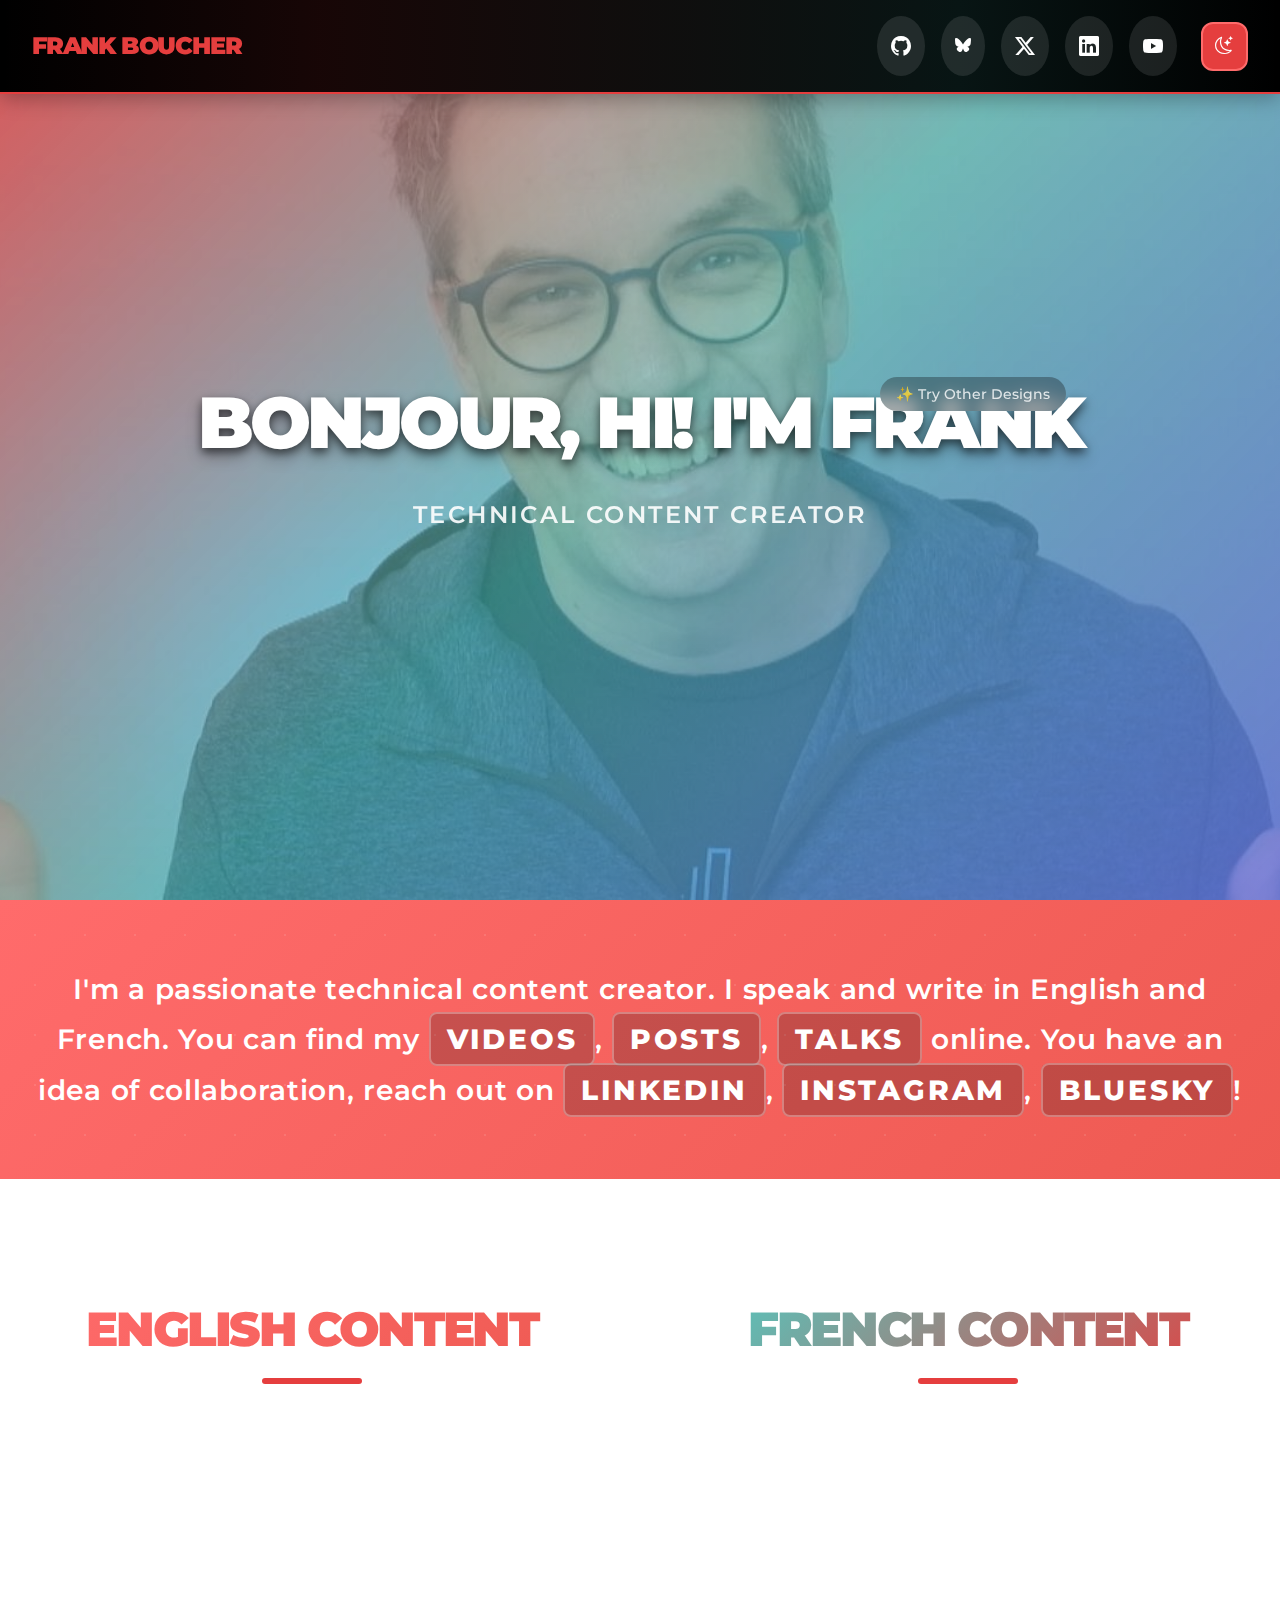
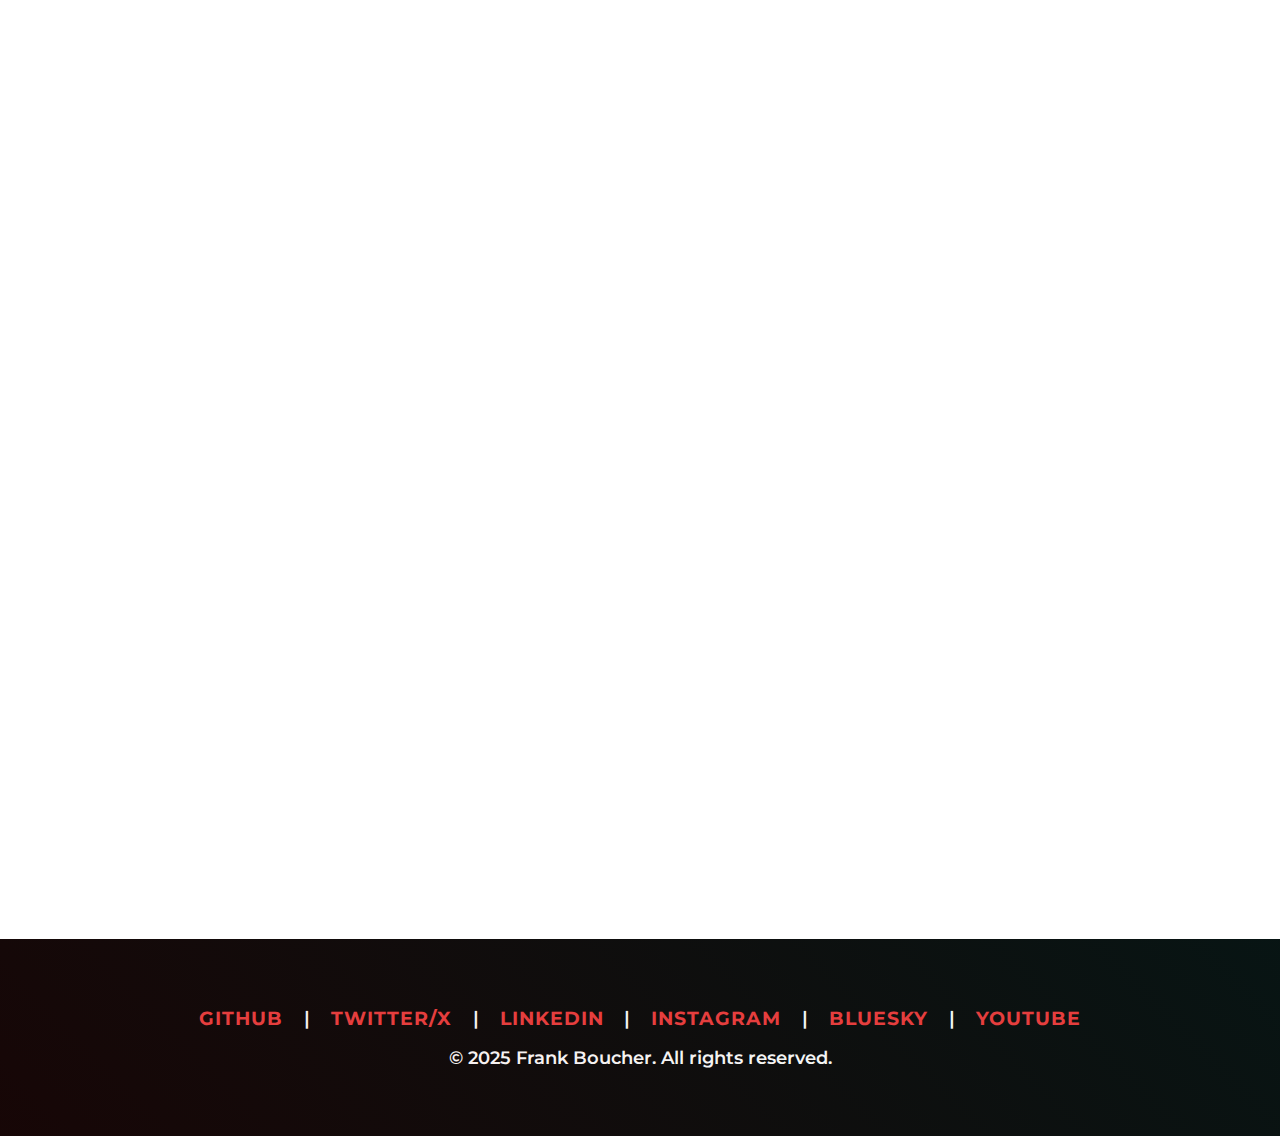
<file: variation3.html>
<!DOCTYPE html>
<html lang="en">
<head>
    <meta charset="UTF-8">
    <title>FBoucheros - Frank Boucher (Variation 3: Bold Parallax)</title>
    <meta name="description" content="Frank Boucher - Passionate technical content creator sharing videos, posts, and talks in English and French.">
    <link rel="preconnect" href="https://fonts.googleapis.com">
    <link rel="preconnect" href="https://fonts.gstatic.com" crossorigin>
    <link href="https://fonts.googleapis.com/css2?family=Montserrat:wght@400;500;600;700;800;900&display=swap" rel="stylesheet">
    <link rel="stylesheet" href="https://cdn.jsdelivr.net/npm/bootstrap-icons@1.11.2/font/bootstrap-icons.css">
    <link rel="stylesheet" href="style-variation3.css">
    <link rel="shortcut icon" type="image/x-icon" href="favicon.ico">
</head>
<body>
    <div class="strip">
        <span class="strip-name"><a href="https://fboucheros.com" target="_blank" rel="noopener">Frank Boucher</a></span>
        <div style="display: flex; align-items: center; gap: 1.5rem;">
            <div class="social-icons">
                <a href="https://github.com/fboucher" target="_blank" title="GitHub"><i class="bi bi-github"></i></a>
                <a href="https://bsky.app/profile/fboucheros.bsky.social" target="_blank" title="BlueSky">
                    <svg xmlns="http://www.w3.org/2000/svg" width="16" height="16" fill="currentColor" class="bi bi-bluesky" viewBox="0 0 16 16">
                        <path d="M3.468 1.948C5.303 3.325 7.276 6.118 8 7.616c.725-1.498 2.698-4.29 4.532-5.668C13.855.955 16 .186 16 2.632c0 .489-.28 4.105-.444 4.692-.572 2.04-2.653 2.561-4.504 2.246 3.236.551 4.06 2.375 2.281 4.2-3.376 3.464-4.852-.87-5.23-1.98-.07-.204-.103-.3-.103-.218 0-.081-.033.014-.102.218-.379 1.11-1.855 5.444-5.231 1.98-1.778-1.825-.955-3.65 2.28-4.2-1.85.315-3.932-.205-4.503-2.246C.28 6.737 0 3.12 0 2.632 0 .186 2.145.955 3.468 1.948"/>
                    </svg>
                </a>
                <a href="https://twitter.com/fboucheros" target="_blank" title="Twitter"><i class="bi bi-twitter-x"></i></a>
                <a href="https://linkedin.com/in/fboucheros" target="_blank" title="LinkedIn"><i class="bi bi-linkedin"></i></a>
                <a href="https://youtube.com/@fboucheros" target="_blank" title="YouTube"><i class="bi bi-youtube"></i></a>
            </div>
            <button class="theme-toggle" type="button" onclick="toggleTheme()" title="Switch theme">
                <i class="bi bi-moon-stars"></i>
            </button>
        </div>
    </div>    
    
    <div class="header">
        <div class="parallax-bg parallax-element" data-speed="0.5"></div>
        <div class="parallax-overlay"></div>
        <div class="header-content">
            <img src="./images/frank_boucher_bonjour-hi.jpg" alt="Frank Boucher">
            <h1>Bonjour, Hi! I'm Frank</h1>
            <div class="header-subtitle">Technical Content Creator</div>
            <div style="position: absolute; top: 1rem; right: 1rem; z-index: 20;">
                <a href="variations.html" style="color: rgba(255,255,255,0.8); text-decoration: none; font-size: 0.9rem; background: rgba(0,0,0,0.3); padding: 0.5rem 1rem; border-radius: 20px; backdrop-filter: blur(10px); transition: all 0.3s ease;">
                    ✨ Try Other Designs
                </a>
            </div>
        </div>
    </div>

    <div class="about-strip">
        I'm a passionate technical content creator. I speak and write in English and French. You can find my 
        <a href="https://youtube.com/@fboucheros" title="See my videos" target="_blank">videos</a>, 
        <a href="https://www.frankysnotes.com/search/label/post" title="See my posts" target="_blank">posts</a>, 
        <a href="https://www.frankysnotes.com/p/blog-page.html" title="See my talks" target="_blank">talks</a> online. 
        You have an idea of collaboration, reach out on 
        <a href="https://linkedin.com/in/fboucheros" target="_blank" rel="noopener">LinkedIn</a>, 
        <a href="https://instagram.com/fboucheros" target="_blank" rel="noopener">Instagram</a>, 
        <a href="https://bsky.app/profile/fboucheros.bsky.social" target="_blank" rel="noopener">BlueSky</a>!
    </div>

    <div class="container">
        <div class="bottom">
            <div class="content-column">
                <h2>English Content</h2>
                <div class="feed parallax-element" data-speed="0.1">
                    <h3><a href="https://www.frankysnotes.com" target="_blank">Franky's Notes</a></h3>
                    <div class="rss" id="feed-blog">Loading...</div>
                </div>
                <div class="feed parallax-element" data-speed="0.15">
                    <h3><a href="https://youtube.com/@fboucheros" target="_blank">Frank Boucher</a></h3>
                    <div class="rss" id="feed-yt-fboucheros">Loading...</div>
                </div>
                <div class="feed parallax-element" data-speed="0.1">
                    <h3><a href="https://youtube.com/@behindmycloud" target="_blank">Behind my Cloud</a></h3>
                    <div class="rss" id="feed-yt-behindmycloud">Loading...</div>
                </div>
                <div class="feed parallax-element" data-speed="0.15">
                    <h3><a href="https://www.youtube.com/playlist?list=PL4NfFPd0l1UYpeQxjGdmKjNRoXru2u1TI" target="_blank">Videos on other channels</a></h3>
                    <div class="rss" id="feed-yt-external-playlist">Loading...</div>
                </div>
            </div>
            <div class="content-column">
                <h2>French Content</h2>
                <div class="feed parallax-element" data-speed="0.12">
                    <h3><a href="https://www.cloudenfrancais.com" target="_blank">Cloud en Français</a></h3>
                    <div class="rss" id="feed-cloud">Loading...</div>
                </div>
                <div class="feed parallax-element" data-speed="0.18">
                    <h3><a href="https://youtube.com/@CloudEnFrancais" target="_blank">Cloud en Français</a></h3>
                    <div class="rss" id="feed-yt-cloud">Loading...</div>
                </div>
                <div class="feed parallax-element" data-speed="0.12">
                    <h3><a href="https://www.youtube.com/playlist?list=PLl0dy42acVd_vwIUN2y3LvDq8VOUIj6Dk" target="_blank">Videos on other channels</a></h3>
                    <div class="rss" id="feed-yt-external-playlist-fr">Loading...</div>
                </div>
            </div>
        </div>
    </div>

    <footer class="footer">
        <div>
            <a href="https://github.com/fboucher" target="_blank" rel="noopener">GitHub</a> |
            <a href="https://twitter.com/fboucheros" target="_blank" rel="noopener">Twitter/X</a> |
            <a href="https://linkedin.com/in/fboucheros" target="_blank" rel="noopener">LinkedIn</a> |
            <a href="https://instagram.com/fboucheros" target="_blank" rel="noopener">Instagram</a> |
            <a href="https://bsky.app/profile/fboucheros.bsky.social" target="_blank" rel="noopener">BlueSky</a> |
            <a href="https://youtube.com/@fboucheros" target="_blank" rel="noopener">YouTube</a>
        </div>
        <div style="margin-top: 0.5em; font-size: 0.95em;">
            &copy; 2025 Frank Boucher. All rights reserved.
        </div>
    </footer>

    <script src="script.js"></script>
    <script>
        // Parallax scrolling effect
        function initParallax() {
            const parallaxElements = document.querySelectorAll('.parallax-element');
            
            function updateParallax() {
                const scrolled = window.pageYOffset;
                const rate = scrolled * -0.5;
                
                parallaxElements.forEach(element => {
                    const speed = element.dataset.speed || 0.1;
                    const yPos = -(scrolled * speed);
                    element.style.transform = `translateY(${yPos}px)`;
                });
                
                // Update background parallax
                const parallaxBg = document.querySelector('.parallax-bg');
                if (parallaxBg) {
                    parallaxBg.style.transform = `translateY(${rate}px)`;
                }
            }
            
            // Throttle scroll events for better performance
            let ticking = false;
            function requestTick() {
                if (!ticking) {
                    requestAnimationFrame(updateParallax);
                    ticking = true;
                    setTimeout(() => ticking = false, 16);
                }
            }
            
            window.addEventListener('scroll', requestTick);
            
            // Initial call
            updateParallax();
        }
        
        // Initialize parallax when DOM is loaded
        document.addEventListener('DOMContentLoaded', initParallax);
        
        // Add smooth scroll to links
        document.querySelectorAll('a[href^="#"]').forEach(anchor => {
            anchor.addEventListener('click', function (e) {
                e.preventDefault();
                const target = document.querySelector(this.getAttribute('href'));
                if (target) {
                    target.scrollIntoView({
                        behavior: 'smooth',
                        block: 'start'
                    });
                }
            });
        });
        
        // Add intersection observer for fade-in animations
        const observerOptions = {
            threshold: 0.1,
            rootMargin: '0px 0px -50px 0px'
        };
        
        const observer = new IntersectionObserver((entries) => {
            entries.forEach(entry => {
                if (entry.isIntersecting) {
                    entry.target.style.opacity = '1';
                    entry.target.style.transform = 'translateY(0)';
                }
            });
        }, observerOptions);
        
        // Observe feed cards for animations
        document.addEventListener('DOMContentLoaded', () => {
            const feeds = document.querySelectorAll('.feed');
            feeds.forEach(feed => {
                feed.style.opacity = '0';
                feed.style.transform = 'translateY(30px)';
                feed.style.transition = 'opacity 0.6s ease, transform 0.6s ease';
                observer.observe(feed);
            });
        });
    </script>
</body>
</html>
</file>
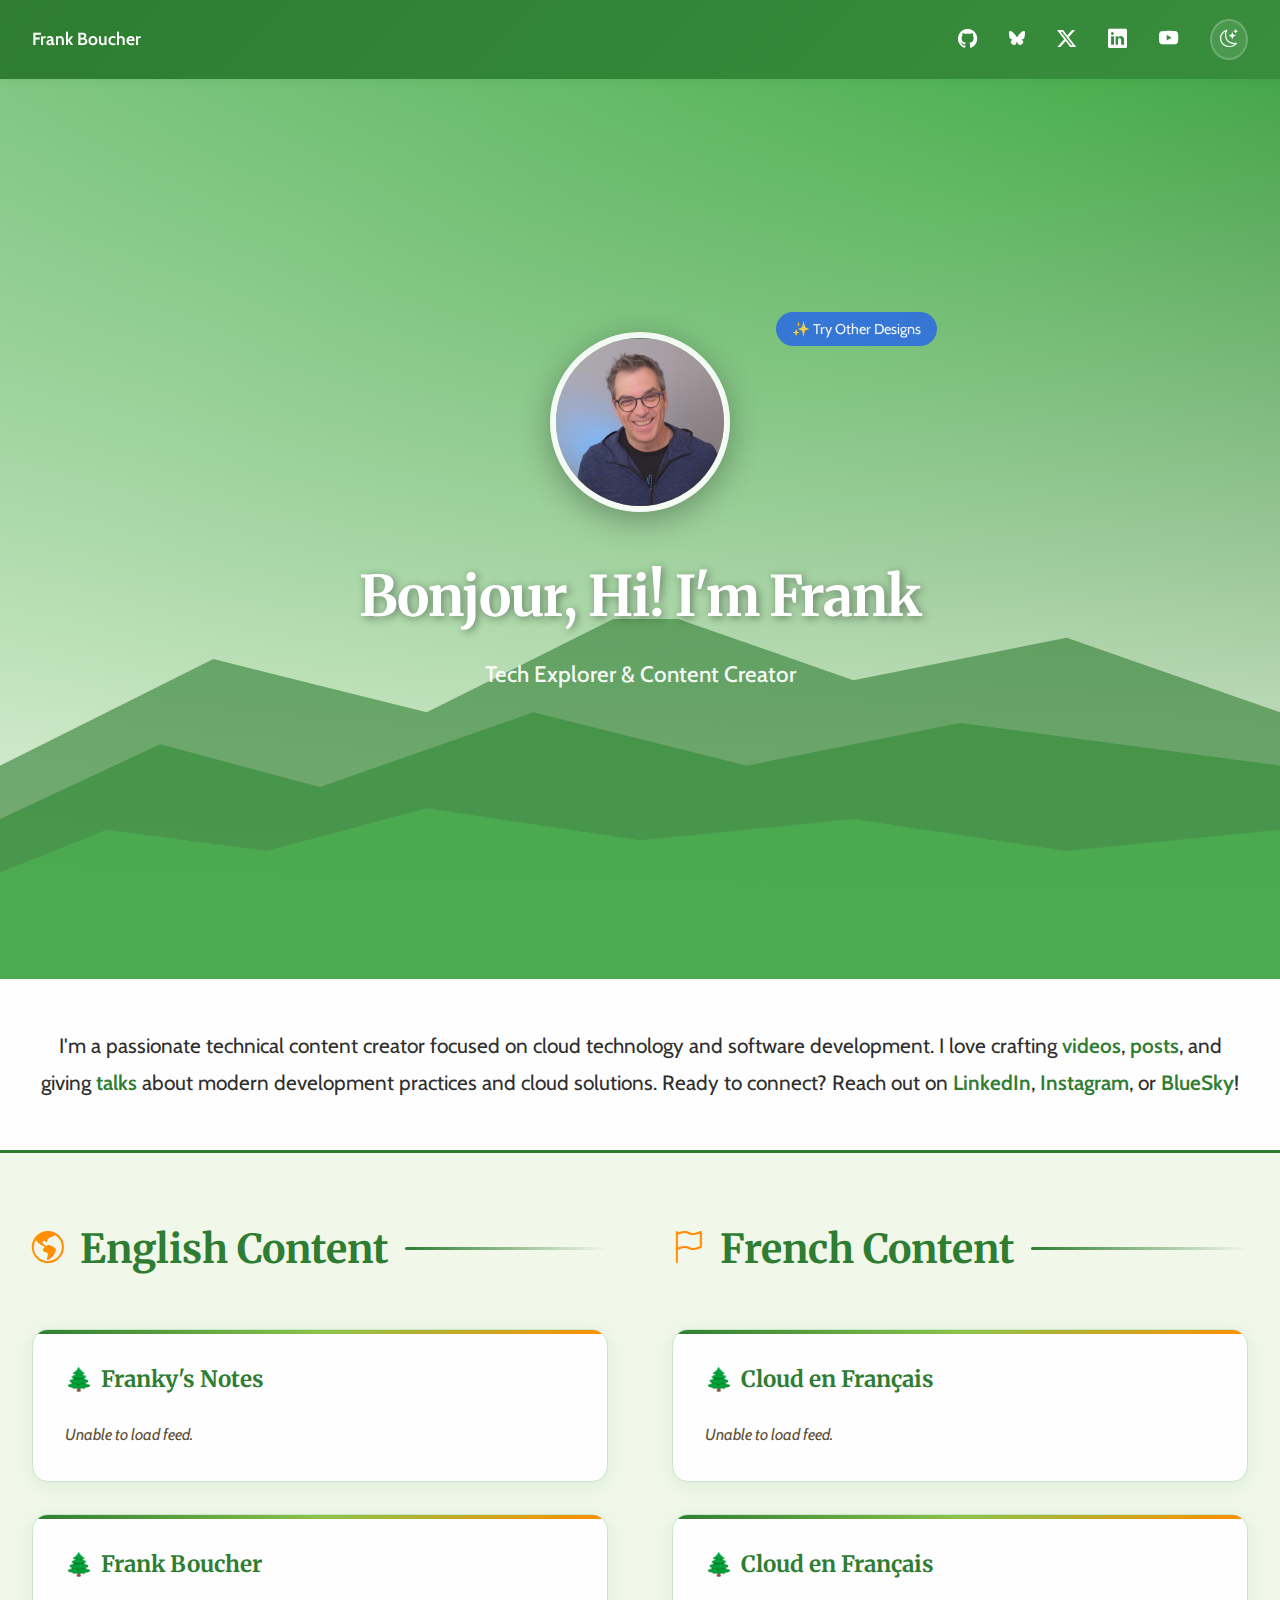
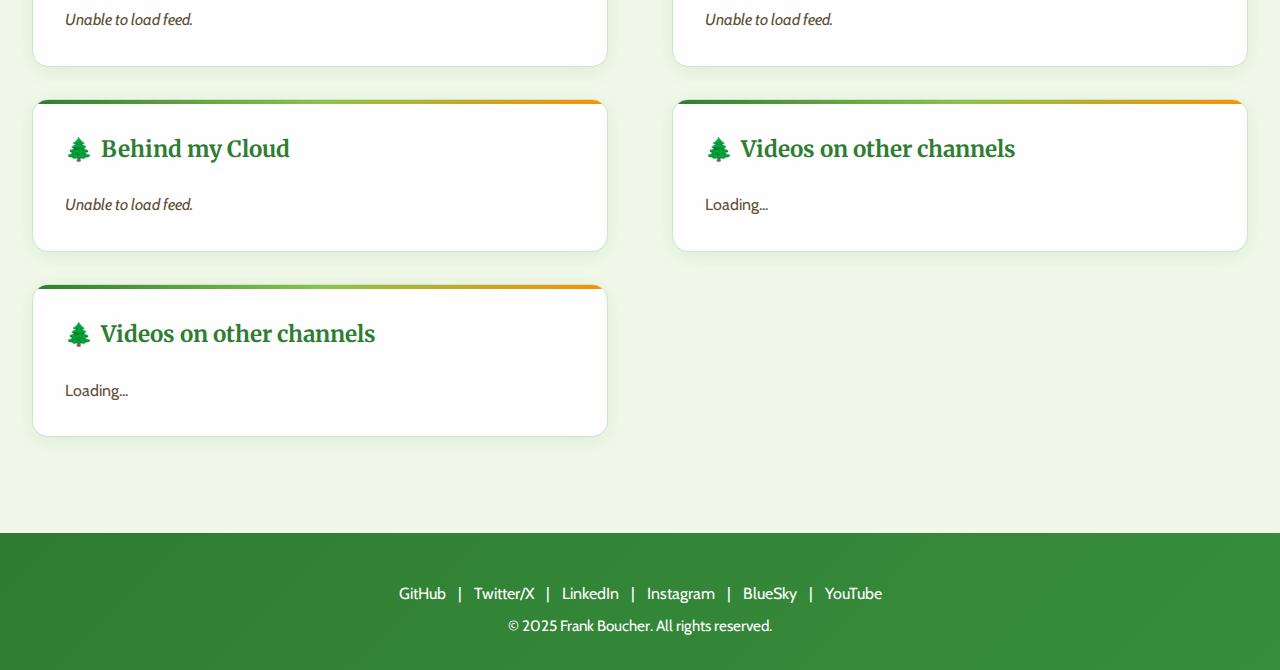
<file: variation4.html>
<!DOCTYPE html>
<html lang="en">
<head>
    <meta charset="UTF-8">
    <title>FBoucheros - Frank Boucher (Variation 4: Tech Mountain)</title>
    <meta name="description" content="Frank Boucher - Passionate technical content creator sharing videos, posts, and talks in English and French.">
    <link rel="preconnect" href="https://fonts.googleapis.com">
    <link rel="preconnect" href="https://fonts.gstatic.com" crossorigin>
    <link href="https://fonts.googleapis.com/css2?family=Cabin:wght@400;500;600;700&family=Merriweather:wght@300;400;700&display=swap" rel="stylesheet">
    <link rel="stylesheet" href="https://cdn.jsdelivr.net/npm/bootstrap-icons@1.11.2/font/bootstrap-icons.css">
    <link rel="stylesheet" href="style-variation4.css">
    <link rel="shortcut icon" type="image/x-icon" href="favicon.ico">
</head>
<body>
    <div class="strip">
        <span class="strip-name"><a href="https://fboucheros.com" target="_blank" rel="noopener">Frank Boucher</a></span>
        <div style="display: flex; align-items: center; gap: 1.5rem;">
            <div class="social-icons">
                <a href="https://github.com/fboucher" target="_blank" title="GitHub"><i class="bi bi-github"></i></a>
                <a href="https://bsky.app/profile/fboucheros.bsky.social" target="_blank" title="BlueSky">
                    <svg xmlns="http://www.w3.org/2000/svg" width="16" height="16" fill="currentColor" class="bi bi-bluesky" viewBox="0 0 16 16">
                        <path d="M3.468 1.948C5.303 3.325 7.276 6.118 8 7.616c.725-1.498 2.698-4.29 4.532-5.668C13.855.955 16 .186 16 2.632c0 .489-.28 4.105-.444 4.692-.572 2.04-2.653 2.561-4.504 2.246 3.236.551 4.06 2.375 2.281 4.2-3.376 3.464-4.852-.87-5.23-1.98-.07-.204-.103-.3-.103-.218 0-.081-.033.014-.102.218-.379 1.11-1.855 5.444-5.231 1.98-1.778-1.825-.955-3.65 2.28-4.2-1.85.315-3.932-.205-4.503-2.246C.28 6.737 0 3.12 0 2.632 0 .186 2.145.955 3.468 1.948"/>
                    </svg>
                </a>
                <a href="https://twitter.com/fboucheros" target="_blank" title="Twitter"><i class="bi bi-twitter-x"></i></a>
                <a href="https://linkedin.com/in/fboucheros" target="_blank" title="LinkedIn"><i class="bi bi-linkedin"></i></a>
                <a href="https://youtube.com/@fboucheros" target="_blank" title="YouTube"><i class="bi bi-youtube"></i></a>
            </div>
            <button class="theme-toggle" type="button" onclick="toggleTheme()" title="Switch theme">
                <i class="bi bi-moon-stars"></i>
            </button>
        </div>
    </div>    
    
    <div class="header">
        <div class="mountain-bg"></div>
        <div class="header-content">
            <img src="./images/frank_boucher_bonjour-hi.jpg" alt="Frank Boucher">
            <h1>Bonjour, Hi! I'm Frank</h1>
            <div class="header-subtitle">
                Tech Explorer & Content Creator
            </div>
            <div style="position: absolute; top: 1rem; right: 1rem; z-index: 20;">
                <a href="variations.html" style="color: rgba(255,255,255,0.9); text-decoration: none; font-size: 0.9rem; background: rgba(37, 99, 235, 0.8); padding: 0.5rem 1rem; border-radius: 20px; backdrop-filter: blur(10px); transition: all 0.3s ease;">
                    ✨ Try Other Designs
                </a>
            </div>
        </div>
    </div>

    <div class="about-strip">
        I'm a passionate technical content creator focused on cloud technology and software development. I love crafting 
        <a href="https://youtube.com/@fboucheros" title="See my videos" target="_blank">videos</a>, 
        <a href="https://www.frankysnotes.com/search/label/post" title="See my posts" target="_blank">posts</a>, and giving 
        <a href="https://www.frankysnotes.com/p/blog-page.html" title="See my talks" target="_blank">talks</a> 
        about modern development practices and cloud solutions. 
        Ready to connect? Reach out on 
        <a href="https://linkedin.com/in/fboucheros" target="_blank" rel="noopener">LinkedIn</a>, 
        <a href="https://instagram.com/fboucheros" target="_blank" rel="noopener">Instagram</a>, or 
        <a href="https://bsky.app/profile/fboucheros.bsky.social" target="_blank" rel="noopener">BlueSky</a>!
    </div>

    <div class="container">
        <div class="bottom">
            <div class="content-column">
                <h2>
                    <i class="bi bi-globe-americas"></i>
                    English Content
                </h2>
                <div class="feed">
                    <h3><a href="https://www.frankysnotes.com" target="_blank">Franky's Notes</a></h3>
                    <div class="rss" id="feed-blog">Loading...</div>
                </div>
                <div class="feed">
                    <h3><a href="https://youtube.com/@fboucheros" target="_blank">Frank Boucher</a></h3>
                    <div class="rss" id="feed-yt-fboucheros">Loading...</div>
                </div>
                <div class="feed">
                    <h3><a href="https://youtube.com/@behindmycloud" target="_blank">Behind my Cloud</a></h3>
                    <div class="rss" id="feed-yt-behindmycloud">Loading...</div>
                </div>
                <div class="feed">
                    <h3><a href="https://www.youtube.com/playlist?list=PL4NfFPd0l1UYpeQxjGdmKjNRoXru2u1TI" target="_blank">Videos on other channels</a></h3>
                    <div class="rss" id="feed-yt-external-playlist">Loading...</div>
                </div>
            </div>
            <div class="content-column">
                <h2>
                    <i class="bi bi-flag"></i>
                    French Content
                </h2>
                <div class="feed">
                    <h3><a href="https://www.cloudenfrancais.com" target="_blank">Cloud en Français</a></h3>
                    <div class="rss" id="feed-cloud">Loading...</div>
                </div>
                <div class="feed">
                    <h3><a href="https://youtube.com/@CloudEnFrancais" target="_blank">Cloud en Français</a></h3>
                    <div class="rss" id="feed-yt-cloud">Loading...</div>
                </div>
                <div class="feed">
                    <h3><a href="https://www.youtube.com/playlist?list=PLl0dy42acVd_vwIUN2y3LvDq8VOUIj6Dk" target="_blank">Videos on other channels</a></h3>
                    <div class="rss" id="feed-yt-external-playlist-fr">Loading...</div>
                </div>
            </div>
        </div>
    </div>

    <footer class="footer">
        <div>
            <a href="https://github.com/fboucher" target="_blank" rel="noopener">GitHub</a> |
            <a href="https://twitter.com/fboucheros" target="_blank" rel="noopener">Twitter/X</a> |
            <a href="https://linkedin.com/in/fboucheros" target="_blank" rel="noopener">LinkedIn</a> |
            <a href="https://instagram.com/fboucheros" target="_blank" rel="noopener">Instagram</a> |
            <a href="https://bsky.app/profile/fboucheros.bsky.social" target="_blank" rel="noopener">BlueSky</a> |
            <a href="https://youtube.com/@fboucheros" target="_blank" rel="noopener">YouTube</a>
        </div>
        <div style="margin-top: 0.5em; font-size: 0.95em;">
            &copy; 2025 Frank Boucher. All rights reserved.
        </div>
    </footer>

    <script src="script.js"></script>
    <script>
        // Mountain parallax animation
        document.addEventListener('DOMContentLoaded', function() {
            // Parallax effect for mountain background
            window.addEventListener('scroll', () => {
                const scrolled = window.pageYOffset;
                const parallax = document.querySelector('.mountain-bg');
                if (parallax) {
                    const speed = 0.5;
                    parallax.style.transform = `translateY(${scrolled * speed}px)`;
                }
            });
        });
    </script>
</body>
</html>
</file>
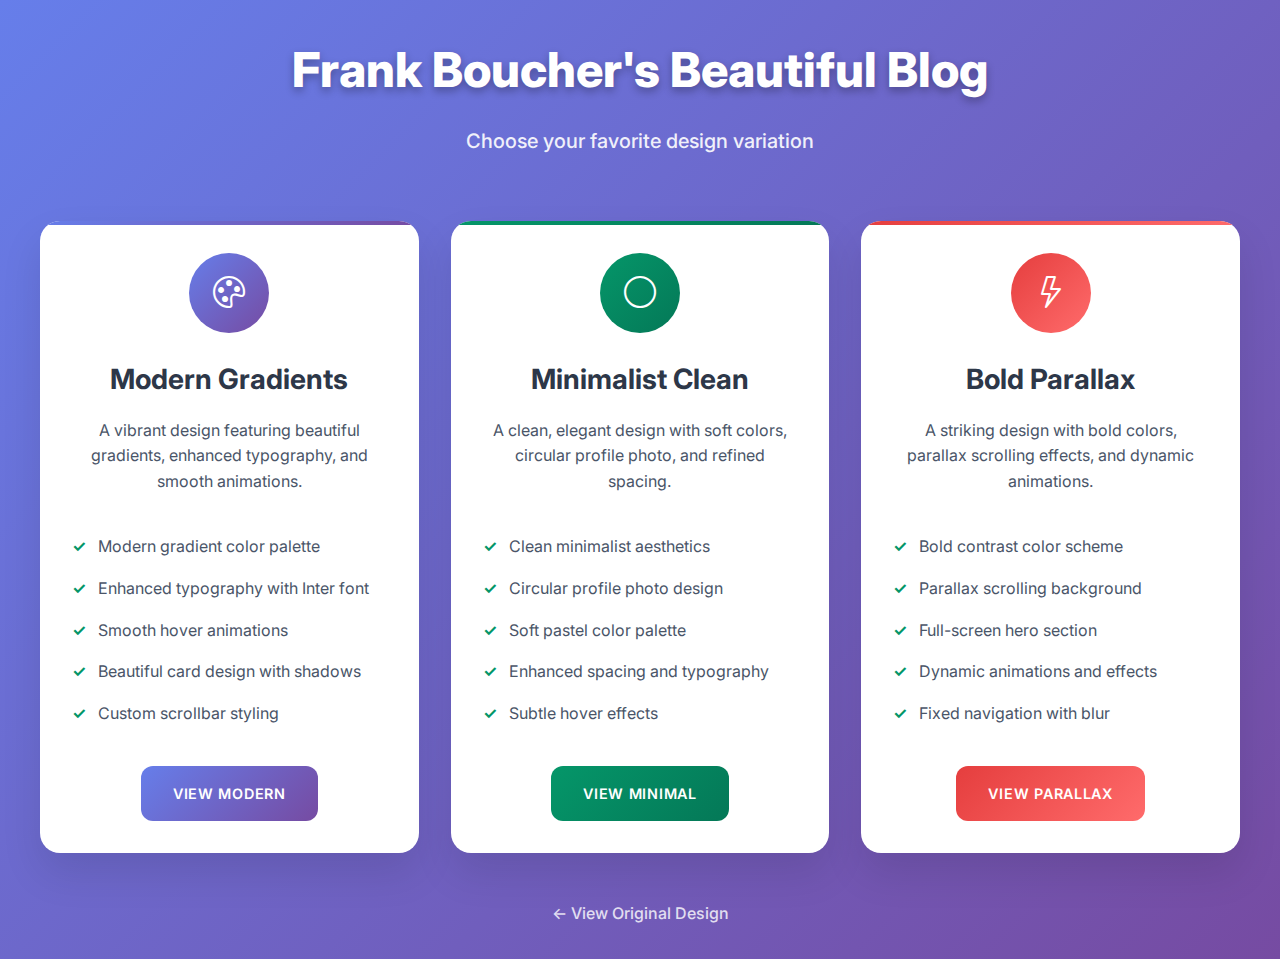
<file: variations.html>
<!DOCTYPE html>
<html lang="en">
<head>
    <meta charset="UTF-8">
    <title>FBoucheros - Beautiful Blog Variations</title>
    <meta name="description" content="Choose from 3 beautiful variations of Frank Boucher's blog - Modern Gradients, Minimalist Clean, or Bold Parallax designs.">
    <link rel="preconnect" href="https://fonts.googleapis.com">
    <link rel="preconnect" href="https://fonts.gstatic.com" crossorigin>
    <link href="https://fonts.googleapis.com/css2?family=Inter:wght@400;500;600;700;800&display=swap" rel="stylesheet">
    <link rel="stylesheet" href="https://cdn.jsdelivr.net/npm/bootstrap-icons@1.11.2/font/bootstrap-icons.css">
    <link rel="shortcut icon" type="image/x-icon" href="favicon.ico">
    <style>
        :root {
            --primary: #3182ce;
            --secondary: #059669;
            --accent: #e53e3e;
            --text: #2d3748;
            --bg: #ffffff;
            --card-bg: #f7fafc;
            --border: #e2e8f0;
            --shadow: rgba(0, 0, 0, 0.1);
        }

        * {
            margin: 0;
            padding: 0;
            box-sizing: border-box;
        }

        body {
            font-family: 'Inter', -apple-system, BlinkMacSystemFont, 'Segoe UI', Roboto, sans-serif;
            line-height: 1.6;
            color: var(--text);
            background: linear-gradient(135deg, #667eea 0%, #764ba2 100%);
            min-height: 100vh;
            display: flex;
            flex-direction: column;
            justify-content: center;
            align-items: center;
            padding: 2rem;
        }

        .container {
            max-width: 1200px;
            width: 100%;
        }

        .header {
            text-align: center;
            margin-bottom: 4rem;
            color: white;
        }

        .header h1 {
            font-size: 3rem;
            font-weight: 800;
            margin-bottom: 1rem;
            text-shadow: 0 4px 8px rgba(0, 0, 0, 0.3);
        }

        .header p {
            font-size: 1.25rem;
            opacity: 0.9;
            font-weight: 500;
        }

        .variations {
            display: grid;
            grid-template-columns: repeat(auto-fit, minmax(350px, 1fr));
            gap: 2rem;
            margin-bottom: 3rem;
        }

        .variation-card {
            background: var(--bg);
            border-radius: 20px;
            padding: 2rem;
            box-shadow: 0 20px 40px rgba(0, 0, 0, 0.1);
            transition: all 0.3s ease;
            text-align: center;
            position: relative;
            overflow: hidden;
        }

        .variation-card::before {
            content: '';
            position: absolute;
            top: 0;
            left: 0;
            right: 0;
            height: 4px;
            border-radius: 20px 20px 0 0;
        }

        .variation-card.modern::before {
            background: linear-gradient(135deg, #667eea 0%, #764ba2 100%);
        }

        .variation-card.minimal::before {
            background: linear-gradient(135deg, #059669 0%, #047857 100%);
        }

        .variation-card.bold::before {
            background: linear-gradient(135deg, #e53e3e 0%, #ff6b6b 100%);
        }

        .variation-card:hover {
            transform: translateY(-10px);
            box-shadow: 0 30px 60px rgba(0, 0, 0, 0.15);
        }

        .variation-icon {
            width: 80px;
            height: 80px;
            margin: 0 auto 1.5rem;
            border-radius: 50%;
            display: flex;
            align-items: center;
            justify-content: center;
            font-size: 2rem;
            color: white;
        }

        .modern .variation-icon {
            background: linear-gradient(135deg, #667eea 0%, #764ba2 100%);
        }

        .minimal .variation-icon {
            background: linear-gradient(135deg, #059669 0%, #047857 100%);
        }

        .bold .variation-icon {
            background: linear-gradient(135deg, #e53e3e 0%, #ff6b6b 100%);
        }

        .variation-card h2 {
            font-size: 1.75rem;
            font-weight: 700;
            margin-bottom: 1rem;
            color: var(--text);
        }

        .variation-card p {
            color: #4a5568;
            margin-bottom: 2rem;
            line-height: 1.6;
        }

        .feature-list {
            list-style: none;
            margin-bottom: 2rem;
            text-align: left;
        }

        .feature-list li {
            padding: 0.5rem 0;
            color: #4a5568;
            display: flex;
            align-items: center;
        }

        .feature-list li::before {
            content: '✓';
            margin-right: 0.75rem;
            font-weight: bold;
            color: var(--secondary);
        }

        .btn {
            display: inline-block;
            padding: 1rem 2rem;
            border-radius: 12px;
            text-decoration: none;
            font-weight: 600;
            transition: all 0.3s ease;
            color: white;
            text-transform: uppercase;
            letter-spacing: 0.05em;
            font-size: 0.9rem;
        }

        .btn-modern {
            background: linear-gradient(135deg, #667eea 0%, #764ba2 100%);
        }

        .btn-minimal {
            background: linear-gradient(135deg, #059669 0%, #047857 100%);
        }

        .btn-bold {
            background: linear-gradient(135deg, #e53e3e 0%, #ff6b6b 100%);
        }

        .btn:hover {
            transform: translateY(-2px);
            box-shadow: 0 8px 20px rgba(0, 0, 0, 0.2);
        }

        .original-link {
            text-align: center;
            margin-top: 2rem;
        }

        .original-link a {
            color: white;
            text-decoration: none;
            font-weight: 500;
            opacity: 0.8;
            transition: opacity 0.3s ease;
        }

        .original-link a:hover {
            opacity: 1;
            text-decoration: underline;
        }

        @media (max-width: 768px) {
            .header h1 {
                font-size: 2rem;
            }

            .header p {
                font-size: 1rem;
            }

            .variations {
                grid-template-columns: 1fr;
                gap: 1.5rem;
            }

            .variation-card {
                padding: 1.5rem;
            }
        }
    </style>
</head>
<body>
    <div class="container">
        <div class="header">
            <h1>Frank Boucher's Beautiful Blog</h1>
            <p>Choose your favorite design variation</p>
        </div>

        <div class="variations">
            <div class="variation-card modern">
                <div class="variation-icon">
                    <i class="bi bi-palette"></i>
                </div>
                <h2>Modern Gradients</h2>
                <p>A vibrant design featuring beautiful gradients, enhanced typography, and smooth animations.</p>
                <ul class="feature-list">
                    <li>Modern gradient color palette</li>
                    <li>Enhanced typography with Inter font</li>
                    <li>Smooth hover animations</li>
                    <li>Beautiful card design with shadows</li>
                    <li>Custom scrollbar styling</li>
                </ul>
                <a href="variation1.html" class="btn btn-modern">View Modern</a>
            </div>

            <div class="variation-card minimal">
                <div class="variation-icon">
                    <i class="bi bi-circle"></i>
                </div>
                <h2>Minimalist Clean</h2>
                <p>A clean, elegant design with soft colors, circular profile photo, and refined spacing.</p>
                <ul class="feature-list">
                    <li>Clean minimalist aesthetics</li>
                    <li>Circular profile photo design</li>
                    <li>Soft pastel color palette</li>
                    <li>Enhanced spacing and typography</li>
                    <li>Subtle hover effects</li>
                </ul>
                <a href="variation2.html" class="btn btn-minimal">View Minimal</a>
            </div>

            <div class="variation-card bold">
                <div class="variation-icon">
                    <i class="bi bi-lightning"></i>
                </div>
                <h2>Bold Parallax</h2>
                <p>A striking design with bold colors, parallax scrolling effects, and dynamic animations.</p>
                <ul class="feature-list">
                    <li>Bold contrast color scheme</li>
                    <li>Parallax scrolling background</li>
                    <li>Full-screen hero section</li>
                    <li>Dynamic animations and effects</li>
                    <li>Fixed navigation with blur</li>
                </ul>
                <a href="variation3.html" class="btn btn-bold">View Parallax</a>
            </div>
        </div>

        <div class="original-link">
            <a href="index.html">← View Original Design</a>
        </div>
    </div>

    <script>
        // Add smooth scroll behavior and entrance animations
        document.addEventListener('DOMContentLoaded', function() {
            const cards = document.querySelectorAll('.variation-card');
            
            // Add entrance animations with delay
            cards.forEach((card, index) => {
                card.style.opacity = '0';
                card.style.transform = 'translateY(30px)';
                card.style.transition = 'opacity 0.6s ease, transform 0.6s ease';
                
                setTimeout(() => {
                    card.style.opacity = '1';
                    card.style.transform = 'translateY(0)';
                }, index * 200);
            });
        });
    </script>
</body>
</html>
</file>
<file: style.css>
/* CSS Custom Properties */
:root {
    --primary-text: #333;
    --accent: #0066cc;
    --strip-bg: #f8f9fa;
    --strip-text: #333;
}

[data-theme="dark"] {
    --primary-text: #e0e0e0;
    --accent: #4da6ff;
    --strip-bg: #2c3e50;
    --strip-text: #ecf0f1;
}

/* Base Styles */
* {
    margin: 0;
    padding: 0;
    box-sizing: border-box;
}

body {
    font-family: -apple-system, BlinkMacSystemFont, 'Segoe UI', Roboto, sans-serif;
    line-height: 1.6;
    color: var(--primary-text);
    background-color: #fff;
    transition: all 0.3s ease;
}

[data-theme="dark"] body {
    background-color: #1a1a1a;
}

/* Strip Styles */
.strip {
    background: var(--strip-bg);
    color: var(--strip-text);
    padding: 0.5rem 1.5rem;
    display: flex;
    justify-content: space-between;
    align-items: center;
    border-bottom: 1px solid #e0e0e0;
}

[data-theme="dark"] .strip {
    border-bottom: 1px solid #444;
}

.strip-name a {
    color: var(--accent);
    text-decoration: none;
    font-weight: 600;
    font-size: 1.1rem;
}

.strip-name a:hover {
    text-decoration: underline;
}

.social-icons {
    display: flex;
    gap: 1rem;
    align-items: center;
}

.social-icons a {
    color: var(--primary-text);
    font-size: 1.2rem;
    transition: color 0.3s ease;
    text-decoration: none;
}

.social-icons a:hover {
    color: var(--accent);
}

.theme-toggle {
    background: none;
    border: 1px solid var(--primary-text);
    color: var(--primary-text);
    padding: 0.5rem;
    border-radius: 4px;
    cursor: pointer;
    font-size: 1rem;
    transition: all 0.3s ease;
}

.theme-toggle:hover {
    background: var(--accent);
    color: #fff;
    border-color: var(--accent);
}

/* Container Styles */
.container {
    max-width: 1200px;
    margin: 0 auto;
    padding: 0.5rem 2rem 2rem 2rem;
    min-height: calc(100vh - 200px);
}

/* Header Styles */
.header {
    position: relative;
    height: 40vh;
    min-height: 250px;
    margin-bottom: 0;
    background-image: url('./images/frank_boucher_bonjour-hi.jpg');
    background-size: contain;
    background-position: center;
    background-repeat: no-repeat;
    display: flex;
    align-items: flex-end;
    justify-content: center;
    overflow: hidden;
    background-color: #f8f9fa;
}

.header img {
    display: none;
}

.header h1 {
    position: relative;
    font-size: 2.5rem;
    color: #fff;
    margin: 0;
    font-weight: 300;
    text-shadow: 
        0 2px 4px rgba(0,0,0,0.8),
        0 4px 8px rgba(0,0,0,0.6),
        0 6px 12px rgba(0,0,0,0.4);
    padding-bottom: 2rem;
}

/* About Strip Styles */
.about-strip {
    background: var(--accent);
    color: #fff;
    padding: 1.5rem 2rem;
    margin: 0;
    font-size: 1.4rem;
    letter-spacing: 0.01em;
    text-align: center;
    line-height: 1.6;
}

.about-strip a {
    color: #fff;
    text-decoration: underline;
    font-weight: 600;
    transition: color 0.2s;
    padding: 0 0.15em;
}

.about-strip a:hover {
    color: #222;
}

/* Bottom Section Styles */
.bottom {
    display: flex;
    flex-direction: row;
    gap: 2rem;
    height: auto;
    margin-top: 2rem;
}

/* Feed Styles */
.feed {
    background: #fafdff;
    margin: 1.2rem 0;
    padding: 1.5rem;
    border-radius: 14px;
    box-shadow: 0 4px 18px rgba(0,0,0,0.10);
    width: 100%;
}

[data-theme="dark"] .feed {
    background: #232c36;
}

.feed h2 {
    font-size: 1.3rem;
    margin: 0 0 1rem 0;
    color: var(--accent);
    text-align: center;
    width: 100%;
}

.feed h3 {
    font-size: 1.1rem;
    margin: 0 0 0.7rem 0;
    color: var(--accent);
}

.feed .rss {
    color: var(--primary-text);
    font-size: 0.98rem;
}

.feed .rss a {
    color: var(--accent);
    text-decoration: none;
}

.feed .rss a:hover {
    text-decoration: underline;
}

.feed .rss span {
    color: #b0b0b0;
}

/* Content Columns */
.content-column {
    flex: 1;
    display: flex;
    flex-direction: column;
    align-items: center;
}

/* Footer Styles */
.footer {
    width: 100%;
    background: var(--strip-bg);
    color: var(--strip-text);
    text-align: center;
    padding: 1.2rem 2rem;
    font-size: 1rem;
    margin-top: 2rem;
    border-top: 1px solid #e0e0e0;
}

[data-theme="dark"] .footer {
    border-top: 1px solid #444;
}

.footer a {
    color: var(--accent);
    text-decoration: none;
    margin: 0 0.5em;
}

.footer a:hover {
    text-decoration: underline;
    color: var(--accent);
}

/* Responsive Design */
@media (max-width: 900px) {
    .container {
        padding: 1rem;
    }
    
    .bottom {
        flex-direction: column;
        gap: 1rem;
    }
    
    .about-strip {
        font-size: 1.05rem;
        padding: 1rem;
        margin: 1rem 0;
    }    .header {
        height: 35vh;
        min-height: 200px;
    }
    
    .header h1 {
        font-size: 2rem;
        padding-bottom: 1.5rem;
    }
      .strip {
        padding: 0.5rem;
        flex-direction: column;
        gap: 0.75rem;
        text-align: center;
    }
    
    .social-icons {
        justify-content: center;
    }
}

@media (max-width: 600px) {
    .header {
        height: 30vh;
        min-height: 180px;
    }
    
    .header h1 {
        font-size: 1.8rem;
        padding-bottom: 1rem;
    }
    
    .about-strip {
        font-size: 1rem;
        padding: 1rem;
    }
    
    .feed {
        padding: 1rem;
        margin: 1rem 0;
    }
}
</file>
<file: bio.css>
/* Bio Page Styles - Shared between variations */

/* CSS Custom Properties - Match main site theme */
:root {
    --primary-text: #2c3e50;
    --secondary-text: #5d6d7e;
    --accent: #e74c3c;
    --accent-hover: #c0392b;
    --accent-light: #fadbd8;
    --strip-bg: #ffffff;
    --strip-text: #2c3e50;
    --card-bg: #ffffff;
    --background: #fefefe;
    --background-alt: #f8f9fa;
    --border: #d5dbdb;
    --border-light: #ecf0f1;
    --shadow-xs: rgba(231, 76, 60, 0.05);
    --shadow-sm: rgba(231, 76, 60, 0.08);
    --shadow-md: rgba(231, 76, 60, 0.12);
    --shadow-lg: rgba(231, 76, 60, 0.18);
}

[data-theme="dark"] {
    --primary-text: #ecf0f1;
    --secondary-text: #bdc3c7;
    --accent: #ff6b6b;
    --accent-hover: #ff5252;
    --accent-light: #2c3e50;
    --strip-bg: #2c3e50;
    --strip-text: #ecf0f1;
    --card-bg: #34495e;
    --background: #1a252f;
    --background-alt: #2c3e50;
    --border: #5d6d7e;
    --border-light: #34495e;
    --shadow-xs: rgba(255, 107, 107, 0.1);
    --shadow-sm: rgba(255, 107, 107, 0.15);
    --shadow-md: rgba(255, 107, 107, 0.2);
    --shadow-lg: rgba(255, 107, 107, 0.25);
}

/* Base Styles */
* {
    margin: 0;
    padding: 0;
    box-sizing: border-box;
}

body {
    font-family: 'Poppins', -apple-system, BlinkMacSystemFont, 'Segoe UI', Roboto, sans-serif;
    line-height: 1.65;
    color: var(--primary-text);
    background: var(--background);
    transition: all 0.3s ease;
    font-size: 16px;
}

/* Strip Header */
.strip {
    background: var(--strip-bg);
    color: var(--strip-text);
    padding: 1.25rem 2rem;
    display: flex;
    justify-content: space-between;
    align-items: center;
    border-bottom: 1px solid var(--border);
    position: sticky;
    top: 0;
    z-index: 100;
    box-shadow: 0 1px 3px var(--shadow-xs);
}

.strip-name a {
    color: var(--accent);
    text-decoration: none;
    font-weight: 600;
    font-size: 1.125rem;
    transition: all 0.2s ease;
}

.strip-name a:hover {
    color: var(--accent-hover);
}

.social-icons {
    display: flex;
    gap: 1rem;
    align-items: center;
}

.social-icons a {
    color: var(--secondary-text);
    font-size: 1.125rem;
    transition: all 0.2s ease;
    text-decoration: none;
}

.social-icons a:hover {
    color: var(--accent);
    transform: translateY(-2px);
}

/* Theme Toggle Button */
.theme-toggle {
    background: transparent;
    border: 2px solid var(--border);
    color: var(--primary-text);
    padding: 0.5rem;
    border-radius: 8px;
    cursor: pointer;
    transition: all 0.3s ease;
    font-size: 1.125rem;
    display: flex;
    align-items: center;
    justify-content: center;
}

.theme-toggle:hover {
    border-color: var(--accent);
    color: var(--accent);
    transform: rotate(15deg);
}

/* Language Toggle */
.language-toggle {
    display: flex;
    gap: 0.5rem;
    align-items: center;
    background: var(--card-bg);
    border: 2px solid var(--border);
    border-radius: 8px;
    padding: 0.25rem;
}

.language-toggle button {
    background: transparent;
    border: none;
    color: var(--secondary-text);
    padding: 0.5rem 1rem;
    border-radius: 6px;
    cursor: pointer;
    transition: all 0.2s ease;
    font-weight: 500;
    font-size: 0.95rem;
}

.language-toggle button.active {
    background: var(--accent);
    color: white;
}

.language-toggle button:hover:not(.active) {
    background: var(--background-alt);
}

/* Bio Container */
.bio-container {
    max-width: 1200px;
    margin: 0 auto;
    padding: 4rem 2rem;
}

/* Photo Section */
.photo-section {
    text-align: center;
    margin-bottom: 3rem;
}

.photo-wrapper {
    display: inline-block;
    position: relative;
    margin-bottom: 2rem;
}

.bio-photo {
    width: 250px;
    height: 250px;
    border-radius: 50%;
    object-fit: cover;
    border: 8px solid var(--card-bg);
    box-shadow: 0 20px 40px var(--shadow-md);
    transition: all 0.3s ease;
}

.bio-photo:hover {
    transform: scale(1.05);
    box-shadow: 0 25px 50px var(--shadow-lg);
}

.download-btn {
    display: inline-flex;
    align-items: center;
    gap: 0.5rem;
    background: var(--accent);
    color: white;
    border: none;
    padding: 0.75rem 1.5rem;
    border-radius: 8px;
    cursor: pointer;
    font-weight: 600;
    font-size: 1rem;
    transition: all 0.3s ease;
    text-decoration: none;
    margin-top: 1rem;
}

.download-btn:hover {
    background: var(--accent-hover);
    transform: translateY(-2px);
    box-shadow: 0 10px 20px var(--shadow-md);
}

/* Bio Content */
.bio-content {
    background: var(--card-bg);
    border-radius: 12px;
    padding: 2rem;
    margin-bottom: 2rem;
    box-shadow: 0 4px 6px var(--shadow-sm);
}

.bio-content h2 {
    font-size: 1.5rem;
    color: var(--accent);
    margin-bottom: 1rem;
    font-weight: 600;
}

.bio-content p {
    margin-bottom: 1rem;
    line-height: 1.8;
}

/* Language Content Toggle */
.lang-content {
    display: none;
}

.lang-content.active {
    display: block;
}

/* Footer */
.footer {
    text-align: center;
    padding: 2rem;
    background: var(--background-alt);
    color: var(--secondary-text);
    font-size: 0.95rem;
    border-top: 1px solid var(--border);
}

.footer a {
    color: var(--accent);
    text-decoration: none;
    transition: color 0.2s ease;
}

.footer a:hover {
    color: var(--accent-hover);
}

/* Responsive Design */
@media (max-width: 768px) {
    .strip {
        padding: 1rem;
        flex-direction: column;
        gap: 1rem;
    }
    
    .bio-container {
        padding: 2rem 1rem;
    }
    
    .bio-photo {
        width: 200px;
        height: 200px;
    }
    
    .social-icons {
        justify-content: center;
    }
}

@media (max-width: 480px) {
    .bio-photo {
        width: 150px;
        height: 150px;
    }
    
    .bio-content {
        padding: 1.5rem;
    }
}

/* Variation 1 Specific Styles - Card Grid Layout */
.bio-v1 .bio-sections {
    display: grid;
    grid-template-columns: repeat(auto-fit, minmax(300px, 1fr));
    gap: 2rem;
    margin-top: 2rem;
}

.bio-v1 .bio-card {
    background: var(--card-bg);
    border-radius: 12px;
    padding: 2rem;
    box-shadow: 0 4px 6px var(--shadow-sm);
    transition: all 0.3s ease;
}

.bio-v1 .bio-card:hover {
    transform: translateY(-5px);
    box-shadow: 0 10px 20px var(--shadow-md);
}

.bio-v1 .bio-card h3 {
    font-size: 1.25rem;
    color: var(--accent);
    margin-bottom: 1rem;
    font-weight: 600;
    display: flex;
    align-items: center;
    gap: 0.5rem;
}

.bio-v1 .bio-card p {
    line-height: 1.8;
}

/* Variation 2 Specific Styles - Single Column Layout */
.bio-v2 .bio-section {
    background: var(--card-bg);
    border-radius: 12px;
    padding: 2.5rem;
    margin-bottom: 2rem;
    box-shadow: 0 4px 6px var(--shadow-sm);
    border-left: 4px solid var(--accent);
}

.bio-v2 .bio-section h3 {
    font-size: 1.5rem;
    color: var(--accent);
    margin-bottom: 1.5rem;
    font-weight: 700;
}

.bio-v2 .bio-section p {
    line-height: 1.9;
    font-size: 1.05rem;
}

.bio-v2 .bio-section.highlight {
    background: linear-gradient(135deg, var(--accent-light) 0%, var(--card-bg) 100%);
}

/* Navigation Links */
.nav-links {
    text-align: center;
    margin-top: 3rem;
    padding-top: 2rem;
    border-top: 1px solid var(--border);
}

.nav-links a {
    display: inline-block;
    margin: 0 1rem;
    color: var(--accent);
    text-decoration: none;
    font-weight: 500;
    transition: all 0.2s ease;
}

.nav-links a:hover {
    color: var(--accent-hover);
    transform: translateY(-2px);
}

/* Awards & Recognition Section */
.awards {
    display: flex;
    align-items: center;
    gap: 0.75rem;
    margin-top: 1rem;
    padding: 1rem;
    background: var(--background-alt);
    border-radius: 8px;
}

.award-icon {
    font-size: 1.5rem;
}
</file>
<file: style-variation1.css>
/* Variation 1: Modern Gradient Design */
/* CSS Custom Properties - Modern Blue/Teal Palette */
:root {
    --primary-text: #2d3748;
    --accent: #3182ce;
    --accent-hover: #2c5282;
    --strip-bg: linear-gradient(135deg, #667eea 0%, #764ba2 100%);
    --strip-text: #ffffff;
    --card-bg: #ffffff;
    --shadow-light: rgba(0, 0, 0, 0.05);
    --shadow-medium: rgba(0, 0, 0, 0.1);
    --shadow-heavy: rgba(0, 0, 0, 0.15);
    --gradient-primary: linear-gradient(135deg, #667eea 0%, #764ba2 100%);
    --gradient-secondary: linear-gradient(135deg, #f093fb 0%, #f5576c 100%);
    --gradient-accent: linear-gradient(135deg, #4facfe 0%, #00f2fe 100%);
    --border-radius: 16px;
    --border-radius-large: 24px;
}

[data-theme="dark"] {
    --primary-text: #e2e8f0;
    --accent: #63b3ed;
    --accent-hover: #90cdf4;
    --strip-bg: linear-gradient(135deg, #2d3748 0%, #4a5568 100%);
    --strip-text: #e2e8f0;
    --card-bg: #2d3748;
    --shadow-light: rgba(0, 0, 0, 0.2);
    --shadow-medium: rgba(0, 0, 0, 0.3);
    --shadow-heavy: rgba(0, 0, 0, 0.4);
    --gradient-primary: linear-gradient(135deg, #2d3748 0%, #4a5568 100%);
    --gradient-secondary: linear-gradient(135deg, #553c9a 0%, #ee4a62 100%);
    --gradient-accent: linear-gradient(135deg, #2b6cb0 0%, #065f46 100%);
}

/* Base Styles */
* {
    margin: 0;
    padding: 0;
    box-sizing: border-box;
}

body {
    font-family: 'Inter', -apple-system, BlinkMacSystemFont, 'Segoe UI', Roboto, 'Helvetica Neue', Arial, sans-serif;
    line-height: 1.7;
    color: var(--primary-text);
    background: linear-gradient(135deg, #f7fafc 0%, #edf2f7 100%);
    transition: all 0.4s cubic-bezier(0.4, 0, 0.2, 1);
    font-weight: 400;
    letter-spacing: -0.025em;
}

[data-theme="dark"] body {
    background: linear-gradient(135deg, #1a202c 0%, #2d3748 100%);
}

/* Enhanced Strip Styles */
.strip {
    background: var(--strip-bg);
    color: var(--strip-text);
    padding: 1rem 2rem;
    display: flex;
    justify-content: space-between;
    align-items: center;
    backdrop-filter: blur(10px);
    border-bottom: 1px solid rgba(255, 255, 255, 0.1);
    position: relative;
    overflow: hidden;
}

.strip::before {
    content: '';
    position: absolute;
    top: 0;
    left: 0;
    right: 0;
    bottom: 0;
    background: linear-gradient(90deg, rgba(255,255,255,0.1) 0%, rgba(255,255,255,0) 100%);
    pointer-events: none;
}

.strip-name a {
    color: var(--strip-text);
    text-decoration: none;
    font-weight: 700;
    font-size: 1.25rem;
    letter-spacing: -0.05em;
    transition: all 0.3s cubic-bezier(0.4, 0, 0.2, 1);
    position: relative;
    z-index: 1;
}

.strip-name a:hover {
    transform: translateY(-1px);
    text-shadow: 0 4px 8px rgba(0, 0, 0, 0.2);
}

.social-icons {
    display: flex;
    gap: 1.5rem;
    align-items: center;
    position: relative;
    z-index: 1;
}

.social-icons a {
    color: var(--strip-text);
    font-size: 1.25rem;
    transition: all 0.3s cubic-bezier(0.4, 0, 0.2, 1);
    text-decoration: none;
    padding: 0.5rem;
    border-radius: 50%;
    background: rgba(255, 255, 255, 0.1);
    backdrop-filter: blur(5px);
}

.social-icons a:hover {
    transform: translateY(-2px) scale(1.1);
    background: rgba(255, 255, 255, 0.2);
    box-shadow: 0 8px 25px rgba(0, 0, 0, 0.15);
}

.theme-toggle {
    background: rgba(255, 255, 255, 0.15);
    border: 1px solid rgba(255, 255, 255, 0.2);
    color: var(--strip-text);
    padding: 0.75rem;
    border-radius: 12px;
    cursor: pointer;
    font-size: 1.1rem;
    transition: all 0.3s cubic-bezier(0.4, 0, 0.2, 1);
    backdrop-filter: blur(10px);
    position: relative;
    z-index: 1;
}

.theme-toggle:hover {
    background: rgba(255, 255, 255, 0.25);
    transform: translateY(-1px);
    box-shadow: 0 4px 15px rgba(0, 0, 0, 0.1);
}

/* Enhanced Header Styles */
.header {
    position: relative;
    height: 50vh;
    min-height: 400px;
    margin-bottom: 0;
    background: var(--gradient-primary);
    display: flex;
    align-items: center;
    justify-content: center;
    overflow: hidden;
    text-align: center;
}

.header::before {
    content: '';
    position: absolute;
    top: 0;
    left: 0;
    right: 0;
    bottom: 0;
    background-image: url('./images/frank_boucher_bonjour-hi.jpg');
    background-size: cover;
    background-position: center;
    background-repeat: no-repeat;
    opacity: 0.3;
    mix-blend-mode: multiply;
}

.header::after {
    content: '';
    position: absolute;
    top: 0;
    left: 0;
    right: 0;
    bottom: 0;
    background: linear-gradient(45deg, rgba(102, 126, 234, 0.8) 0%, rgba(118, 75, 162, 0.6) 100%);
}

.header img {
    display: none;
}

.header h1 {
    position: relative;
    font-size: 3.5rem;
    color: #ffffff;
    margin: 0;
    font-weight: 800;
    letter-spacing: -0.05em;
    text-shadow: 
        0 4px 8px rgba(0,0,0,0.3),
        0 8px 16px rgba(0,0,0,0.2);
    z-index: 2;
    animation: slideInUp 1s cubic-bezier(0.4, 0, 0.2, 1);
}

@keyframes slideInUp {
    from {
        opacity: 0;
        transform: translateY(30px);
    }
    to {
        opacity: 1;
        transform: translateY(0);
    }
}

/* Enhanced About Strip */
.about-strip {
    background: var(--gradient-accent);
    color: #ffffff;
    padding: 3rem 2rem;
    margin: 0;
    font-size: 1.5rem;
    font-weight: 500;
    letter-spacing: -0.025em;
    text-align: center;
    line-height: 1.8;
    position: relative;
    overflow: hidden;
}

.about-strip::before {
    content: '';
    position: absolute;
    top: 0;
    left: 0;
    right: 0;
    bottom: 0;
    background: linear-gradient(90deg, transparent 0%, rgba(255,255,255,0.1) 50%, transparent 100%);
    animation: shimmer 3s ease-in-out infinite;
}

@keyframes shimmer {
    0% { transform: translateX(-100%); }
    100% { transform: translateX(100%); }
}

.about-strip a {
    color: #ffffff;
    text-decoration: none;
    font-weight: 700;
    padding: 0.25rem 0.5rem;
    border-radius: 6px;
    background: rgba(255, 255, 255, 0.15);
    transition: all 0.3s cubic-bezier(0.4, 0, 0.2, 1);
    position: relative;
    z-index: 1;
}

.about-strip a:hover {
    background: rgba(255, 255, 255, 0.25);
    transform: translateY(-1px);
    box-shadow: 0 4px 12px rgba(0, 0, 0, 0.15);
}

/* Container Enhancements */
.container {
    max-width: 1400px;
    margin: 0 auto;
    padding: 4rem 2rem;
    position: relative;
}

/* Enhanced Bottom Section */
.bottom {
    display: grid;
    grid-template-columns: 1fr 1fr;
    gap: 4rem;
    margin-top: 2rem;
}

.content-column h2 {
    font-size: 2.25rem;
    font-weight: 800;
    background: var(--gradient-primary);
    -webkit-background-clip: text;
    -webkit-text-fill-color: transparent;
    background-clip: text;
    text-align: center;
    margin-bottom: 2.5rem;
    letter-spacing: -0.05em;
}

/* Beautiful Feed Cards */
.feed {
    background: var(--card-bg);
    margin: 2rem 0;
    padding: 2.5rem;
    border-radius: var(--border-radius-large);
    box-shadow: 
        0 4px 6px var(--shadow-light),
        0 10px 20px var(--shadow-medium);
    width: 100%;
    transition: all 0.4s cubic-bezier(0.4, 0, 0.2, 1);
    position: relative;
    overflow: hidden;
    border: 1px solid rgba(255, 255, 255, 0.1);
}

.feed::before {
    content: '';
    position: absolute;
    top: 0;
    left: 0;
    right: 0;
    height: 4px;
    background: var(--gradient-accent);
}

.feed:hover {
    transform: translateY(-8px);
    box-shadow: 
        0 8px 12px var(--shadow-medium),
        0 20px 40px var(--shadow-heavy);
}

[data-theme="dark"] .feed {
    background: var(--card-bg);
    border: 1px solid rgba(255, 255, 255, 0.05);
}

.feed h3 {
    font-size: 1.5rem;
    font-weight: 700;
    margin: 0 0 1.5rem 0;
    letter-spacing: -0.025em;
}

.feed h3 a {
    color: var(--accent);
    text-decoration: none;
    transition: color 0.3s ease;
}

.feed h3 a:hover {
    color: var(--accent-hover);
}

[data-theme="dark"] .feed h3 a {
    color: var(--accent);
}

[data-theme="dark"] .feed h3 a:hover {
    color: var(--accent-hover);
}

.feed .rss {
    color: var(--primary-text);
    font-size: 1rem;
    line-height: 1.7;
}

.feed .rss a {
    color: var(--accent);
    text-decoration: none;
    font-weight: 500;
    transition: all 0.3s ease;
}

.feed .rss a:hover {
    color: var(--accent-hover);
    text-decoration: underline;
}

.feed .rss span {
    color: #64748b;
    font-size: 0.9rem;
}

/* Enhanced Footer */
.footer {
    background: var(--gradient-primary);
    color: #ffffff;
    text-align: center;
    padding: 3rem 2rem;
    font-size: 1.1rem;
    margin-top: 4rem;
    position: relative;
    overflow: hidden;
}

.footer::before {
    content: '';
    position: absolute;
    top: 0;
    left: 0;
    right: 0;
    bottom: 0;
    background: linear-gradient(45deg, transparent 30%, rgba(255,255,255,0.05) 50%, transparent 70%);
}

.footer a {
    color: #ffffff;
    text-decoration: none;
    margin: 0 0.75rem;
    font-weight: 500;
    transition: all 0.3s ease;
    position: relative;
    z-index: 1;
}

.footer a:hover {
    color: #e2e8f0;
    transform: translateY(-1px);
}

/* Enhanced Responsive Design */
@media (max-width: 1024px) {
    .bottom {
        grid-template-columns: 1fr;
        gap: 2rem;
    }
    
    .container {
        padding: 2rem 1rem;
    }
}

@media (max-width: 768px) {
    .header h1 {
        font-size: 2.5rem;
    }
    
    .about-strip {
        font-size: 1.25rem;
        padding: 2rem 1rem;
    }
    
    .content-column h2 {
        font-size: 1.75rem;
    }
    
    .feed {
        padding: 1.5rem;
        margin: 1.5rem 0;
    }
    
    .strip {
        padding: 1rem;
        flex-direction: column;
        gap: 1rem;
        text-align: center;
    }
    
    .social-icons {
        justify-content: center;
        gap: 1rem;
    }
}

@media (max-width: 480px) {
    .header {
        height: 40vh;
        min-height: 300px;
    }
    
    .header h1 {
        font-size: 2rem;
    }
    
    .about-strip {
        font-size: 1.1rem;
        padding: 1.5rem 1rem;
    }
    
    .feed {
        padding: 1.25rem;
        margin: 1rem 0;
    }
    
    .container {
        padding: 1.5rem 1rem;
    }
}

/* Smooth scroll behavior */
html {
    scroll-behavior: smooth;
}

/* Custom scrollbar */
::-webkit-scrollbar {
    width: 8px;
}

::-webkit-scrollbar-track {
    background: #f1f5f9;
}

::-webkit-scrollbar-thumb {
    background: var(--gradient-primary);
    border-radius: 4px;
}

::-webkit-scrollbar-thumb:hover {
    background: var(--gradient-secondary);
}

/* Loading animation for feeds */
.rss:empty::after {
    content: '';
    width: 100%;
    height: 20px;
    background: linear-gradient(90deg, #f0f0f0 25%, #e0e0e0 50%, #f0f0f0 75%);
    background-size: 200% 100%;
    animation: loading 1.5s infinite;
    border-radius: 4px;
    display: block;
}

@keyframes loading {
    0% { background-position: 200% 0; }
    100% { background-position: -200% 0; }
}

[data-theme="dark"] .rss:empty::after {
    background: linear-gradient(90deg, #2d3748 25%, #4a5568 50%, #2d3748 75%);
    background-size: 200% 100%;
}
</file>
<file: style-variation2.css>
/* Variation 2: Minimalist Clean Design */
/* CSS Custom Properties - Soft Pastels with Warm Accents */
:root {
    --primary-text: #374151;
    --secondary-text: #6b7280;
    --accent: #059669;
    --accent-hover: #047857;
    --accent-light: #d1fae5;
    --strip-bg: #ffffff;
    --strip-text: #374151;
    --card-bg: #ffffff;
    --background: #fefefe;
    --background-alt: #f9fafb;
    --border: #e5e7eb;
    --border-light: #f3f4f6;
    --shadow-xs: rgba(0, 0, 0, 0.025);
    --shadow-sm: rgba(0, 0, 0, 0.05);
    --shadow-md: rgba(0, 0, 0, 0.1);
    --shadow-lg: rgba(0, 0, 0, 0.15);
    --warm-accent: #f59e0b;
    --warm-accent-light: #fef3c7;
}

[data-theme="dark"] {
    --primary-text: #f3f4f6;
    --secondary-text: #9ca3af;
    --accent: #10b981;
    --accent-hover: #34d399;
    --accent-light: #064e3b;
    --strip-bg: #111827;
    --strip-text: #f3f4f6;
    --card-bg: #1f2937;
    --background: #0f172a;
    --background-alt: #111827;
    --border: #374151;
    --border-light: #1f2937;
    --shadow-xs: rgba(0, 0, 0, 0.1);
    --shadow-sm: rgba(0, 0, 0, 0.2);
    --shadow-md: rgba(0, 0, 0, 0.3);
    --shadow-lg: rgba(0, 0, 0, 0.4);
    --warm-accent: #fbbf24;
    --warm-accent-light: #451a03;
}

/* Base Styles */
* {
    margin: 0;
    padding: 0;
    box-sizing: border-box;
}

body {
    font-family: 'Poppins', -apple-system, BlinkMacSystemFont, 'Segoe UI', Roboto, 'Helvetica Neue', Arial, sans-serif;
    line-height: 1.65;
    color: var(--primary-text);
    background: var(--background);
    transition: all 0.3s ease;
    font-weight: 400;
    font-size: 16px;
}

/* Clean Strip Styles */
.strip {
    background: var(--strip-bg);
    color: var(--strip-text);
    padding: 1.25rem 2rem;
    display: flex;
    justify-content: space-between;
    align-items: center;
    border-bottom: 1px solid var(--border);
    backdrop-filter: blur(20px);
    position: sticky;
    top: 0;
    z-index: 100;
    box-shadow: 0 1px 3px var(--shadow-xs);
}

.strip-name a {
    color: var(--accent);
    text-decoration: none;
    font-weight: 600;
    font-size: 1.125rem;
    letter-spacing: -0.025em;
    transition: all 0.2s ease;
}

.strip-name a:hover {
    color: var(--accent-hover);
}

.social-icons {
    display: flex;
    gap: 1rem;
    align-items: center;
}

.social-icons a {
    color: var(--secondary-text);
    font-size: 1.125rem;
    transition: all 0.2s ease;
    text-decoration: none;
    padding: 0.5rem;
    border-radius: 8px;
    background: var(--background-alt);
    border: 1px solid var(--border-light);
}

.social-icons a:hover {
    color: var(--accent);
    background: var(--accent-light);
    border-color: var(--accent);
    transform: translateY(-1px);
}

.theme-toggle {
    background: var(--background-alt);
    border: 1px solid var(--border);
    color: var(--primary-text);
    padding: 0.625rem;
    border-radius: 8px;
    cursor: pointer;
    font-size: 1rem;
    transition: all 0.2s ease;
}

.theme-toggle:hover {
    background: var(--accent-light);
    border-color: var(--accent);
    color: var(--accent);
}

/* Clean Header Styles */
.header {
    position: relative;
    padding: 6rem 2rem 4rem;
    background: linear-gradient(135deg, var(--background) 0%, var(--background-alt) 100%);
    text-align: center;
    border-bottom: 1px solid var(--border);
}

.header::before {
    content: '';
    position: absolute;
    top: 0;
    left: 50%;
    transform: translateX(-50%);
    width: 300px;
    height: 300px;
    background-image: url('./images/frank_boucher_bonjour-hi.jpg');
    background-size: cover;
    background-position: center;
    border-radius: 50%;
    border: 8px solid var(--card-bg);
    box-shadow: 0 20px 40px var(--shadow-md);
    margin-top: 2rem;
}

.header img {
    display: none;
}

.header h1 {
    font-size: 3rem;
    color: var(--primary-text);
    margin: 22rem 0 1rem 0;
    font-weight: 700;
    letter-spacing: -0.05em;
    line-height: 1.1;
}

.header::after {
    content: 'Technical Content Creator & Cloud Enthusiast';
    display: block;
    font-size: 1.25rem;
    color: var(--secondary-text);
    font-weight: 400;
    margin-top: 0.5rem;
    letter-spacing: 0.025em;
}

/* Refined About Strip */
.about-strip {
    background: var(--card-bg);
    color: var(--primary-text);
    padding: 3rem 2rem;
    margin: 0;
    font-size: 1.25rem;
    font-weight: 400;
    text-align: center;
    line-height: 1.8;
    border-bottom: 1px solid var(--border);
    max-width: 900px;
    margin: 0 auto;
}

.about-strip a {
    color: var(--accent);
    text-decoration: none;
    font-weight: 500;
    padding: 0.125rem 0.25rem;
    border-radius: 4px;
    transition: all 0.2s ease;
    position: relative;
}

.about-strip a::after {
    content: '';
    position: absolute;
    bottom: 0;
    left: 0;
    width: 0;
    height: 2px;
    background: var(--accent);
    transition: width 0.3s ease;
}

.about-strip a:hover::after {
    width: 100%;
}

.about-strip a:hover {
    color: var(--accent-hover);
}

/* Container Styles */
.container {
    max-width: 1200px;
    margin: 0 auto;
    padding: 4rem 2rem;
}

/* Grid Layout */
.bottom {
    display: grid;
    grid-template-columns: 1fr 1fr;
    gap: 4rem;
    margin-top: 2rem;
}

.content-column h2 {
    font-size: 2rem;
    font-weight: 700;
    color: var(--primary-text);
    text-align: center;
    margin-bottom: 3rem;
    letter-spacing: -0.025em;
    position: relative;
}

.content-column h2::after {
    content: '';
    position: absolute;
    bottom: -0.75rem;
    left: 50%;
    transform: translateX(-50%);
    width: 60px;
    height: 3px;
    background: var(--accent);
    border-radius: 2px;
}

/* Minimal Feed Cards */
.feed {
    background: var(--card-bg);
    margin: 1.5rem 0;
    padding: 2rem;
    border-radius: 12px;
    border: 1px solid var(--border);
    width: 100%;
    transition: all 0.3s ease;
    position: relative;
}

.feed:hover {
    border-color: var(--accent);
    box-shadow: 0 4px 20px var(--shadow-sm);
    transform: translateY(-2px);
}

.feed::before {
    content: '';
    position: absolute;
    top: 0;
    left: 0;
    right: 0;
    height: 3px;
    background: linear-gradient(90deg, var(--accent) 0%, var(--warm-accent) 100%);
    border-radius: 12px 12px 0 0;
}

.feed h3 {
    font-size: 1.25rem;
    font-weight: 600;
    margin: 0 0 1rem 0;
    letter-spacing: -0.025em;
}

.feed h3 a {
    color: var(--primary-text);
    text-decoration: none;
    transition: color 0.2s ease;
}

.feed h3 a:hover {
    color: var(--accent);
}

.feed .rss {
    color: var(--secondary-text);
    font-size: 0.95rem;
    line-height: 1.6;
}

.feed .rss a {
    color: var(--accent);
    text-decoration: none;
    font-weight: 500;
    transition: all 0.2s ease;
}

.feed .rss a:hover {
    color: var(--accent-hover);
    text-decoration: underline;
}

.feed .rss span {
    color: var(--secondary-text);
    font-size: 0.875rem;
}

/* Clean Footer */
.footer {
    background: var(--background-alt);
    color: var(--secondary-text);
    text-align: center;
    padding: 3rem 2rem;
    font-size: 0.95rem;
    margin-top: 4rem;
    border-top: 1px solid var(--border);
}

.footer a {
    color: var(--accent);
    text-decoration: none;
    margin: 0 0.5rem;
    font-weight: 500;
    transition: all 0.2s ease;
}

.footer a:hover {
    color: var(--accent-hover);
}

/* Responsive Design */
@media (max-width: 1024px) {
    .bottom {
        grid-template-columns: 1fr;
        gap: 3rem;
    }
    
    .container {
        padding: 3rem 1.5rem;
    }
    
    .header::before {
        width: 250px;
        height: 250px;
    }
    
    .header h1 {
        margin-top: 18rem;
    }
}

@media (max-width: 768px) {
    .header {
        padding: 4rem 1rem 3rem;
    }
    
    .header::before {
        width: 200px;
        height: 200px;
    }
    
    .header h1 {
        font-size: 2.25rem;
        margin-top: 14rem;
    }
    
    .about-strip {
        font-size: 1.125rem;
        padding: 2rem 1rem;
    }
    
    .content-column h2 {
        font-size: 1.75rem;
    }
    
    .feed {
        padding: 1.5rem;
        margin: 1rem 0;
    }
    
    .strip {
        padding: 1rem;
        flex-direction: column;
        gap: 1rem;
        text-align: center;
        position: static;
    }
    
    .social-icons {
        justify-content: center;
    }
}

@media (max-width: 480px) {
    .header::before {
        width: 150px;
        height: 150px;
    }
    
    .header h1 {
        font-size: 1.875rem;
        margin-top: 10rem;
    }
    
    .about-strip {
        font-size: 1rem;
        padding: 1.5rem 1rem;
    }
    
    .feed {
        padding: 1.25rem;
    }
    
    .container {
        padding: 2rem 1rem;
    }
    
    .bottom {
        gap: 2rem;
    }
}

/* Enhanced Animations */
@keyframes fadeInUp {
    from {
        opacity: 0;
        transform: translateY(20px);
    }
    to {
        opacity: 1;
        transform: translateY(0);
    }
}

.feed {
    animation: fadeInUp 0.5s ease-out;
}

.feed:nth-child(2) { animation-delay: 0.1s; }
.feed:nth-child(3) { animation-delay: 0.2s; }
.feed:nth-child(4) { animation-delay: 0.3s; }
.feed:nth-child(5) { animation-delay: 0.4s; }

/* Smooth scrolling */
html {
    scroll-behavior: smooth;
}

/* Custom scrollbar */
::-webkit-scrollbar {
    width: 6px;
}

::-webkit-scrollbar-track {
    background: var(--background-alt);
}

::-webkit-scrollbar-thumb {
    background: var(--accent);
    border-radius: 3px;
}

::-webkit-scrollbar-thumb:hover {
    background: var(--accent-hover);
}

/* Focus styles for accessibility */
button:focus,
a:focus {
    outline: 2px solid var(--accent);
    outline-offset: 2px;
}

/* Loading states */
.rss:empty {
    position: relative;
    min-height: 60px;
}

.rss:empty::after {
    content: '';
    position: absolute;
    top: 0;
    left: 0;
    width: 100%;
    height: 20px;
    background: linear-gradient(90deg, var(--border-light) 25%, var(--border) 50%, var(--border-light) 75%);
    background-size: 200% 100%;
    animation: shimmer 1.5s infinite;
    border-radius: 4px;
}

.rss:empty::before {
    content: '';
    position: absolute;
    top: 30px;
    left: 0;
    width: 70%;
    height: 16px;
    background: linear-gradient(90deg, var(--border-light) 25%, var(--border) 50%, var(--border-light) 75%);
    background-size: 200% 100%;
    animation: shimmer 1.5s infinite 0.2s;
    border-radius: 4px;
}

@keyframes shimmer {
    0% { background-position: 200% 0; }
    100% { background-position: -200% 0; }
}
</file>
<file: style-variation3.css>
/* Variation 3: Bold Design with Parallax Scrolling */
/* CSS Custom Properties - Bold Contrasts */
:root {
    --primary-text: #1a1a1a;
    --secondary-text: #4a5568;
    --accent: #e53e3e;
    --accent-hover: #c53030;
    --accent-secondary: #ff6b6b;
    --accent-tertiary: #4ecdc4;
    --strip-bg: #000000;
    --strip-text: #ffffff;
    --card-bg: #ffffff;
    --background: #ffffff;
    --background-alt: #f7fafc;
    --border: #e2e8f0;
    --shadow-bold: rgba(229, 62, 62, 0.2);
    --shadow-dark: rgba(0, 0, 0, 0.3);
    --shadow-light: rgba(0, 0, 0, 0.1);
    --gradient-bold: linear-gradient(135deg, #667eea 0%, #764ba2 100%);
    --gradient-accent: linear-gradient(135deg, #ff6b6b 0%, #ee5a52 100%);
    --gradient-dark: linear-gradient(135deg, #2d3748 0%, #1a202c 100%);
}

[data-theme="dark"] {
    --primary-text: #ffffff;
    --secondary-text: #a0aec0;
    --accent: #ff6b6b;
    --accent-hover: #ff5252;
    --accent-secondary: #e53e3e;
    --accent-tertiary: #4ecdc4;
    --strip-bg: #000000;
    --strip-text: #ffffff;
    --card-bg: #1a202c;
    --background: #0f172a;
    --background-alt: #1a202c;
    --border: #2d3748;
    --shadow-bold: rgba(255, 107, 107, 0.3);
    --shadow-dark: rgba(0, 0, 0, 0.5);
    --shadow-light: rgba(0, 0, 0, 0.2);
    --gradient-bold: linear-gradient(135deg, #4a5568 0%, #2d3748 100%);
    --gradient-accent: linear-gradient(135deg, #ff6b6b 0%, #ee5a52 100%);
    --gradient-dark: linear-gradient(135deg, #1a202c 0%, #0f172a 100%);
}

/* Base Styles */
* {
    margin: 0;
    padding: 0;
    box-sizing: border-box;
}

html {
    scroll-behavior: smooth;
}

body {
    font-family: 'Montserrat', -apple-system, BlinkMacSystemFont, 'Segoe UI', Roboto, 'Helvetica Neue', Arial, sans-serif;
    line-height: 1.6;
    color: var(--primary-text);
    background: var(--background);
    transition: all 0.4s cubic-bezier(0.4, 0, 0.2, 1);
    font-weight: 500;
    overflow-x: hidden;
}

/* Bold Strip with Fixed Position */
.strip {
    background: var(--strip-bg);
    color: var(--strip-text);
    padding: 1rem 2rem;
    display: flex;
    justify-content: space-between;
    align-items: center;
    position: fixed;
    top: 0;
    left: 0;
    right: 0;
    z-index: 1000;
    backdrop-filter: blur(20px);
    border-bottom: 2px solid var(--accent);
    box-shadow: 0 4px 20px var(--shadow-dark);
}

.strip::before {
    content: '';
    position: absolute;
    top: 0;
    left: 0;
    right: 0;
    bottom: 0;
    background: linear-gradient(90deg, 
        transparent 0%, 
        rgba(229, 62, 62, 0.1) 25%, 
        rgba(78, 205, 196, 0.1) 75%, 
        transparent 100%);
    animation: stripGlow 4s ease-in-out infinite;
}

@keyframes stripGlow {
    0%, 100% { opacity: 0.3; }
    50% { opacity: 0.8; }
}

.strip-name a {
    color: var(--accent);
    text-decoration: none;
    font-weight: 900;
    font-size: 1.5rem;
    letter-spacing: -0.05em;
    text-transform: uppercase;
    transition: all 0.3s ease;
    position: relative;
    z-index: 1;
}

.strip-name a:hover {
    color: var(--accent-secondary);
    text-shadow: 0 0 20px var(--accent);
    transform: scale(1.05);
}

.social-icons {
    display: flex;
    gap: 1rem;
    align-items: center;
    position: relative;
    z-index: 1;
}

.social-icons a {
    color: var(--strip-text);
    font-size: 1.25rem;
    transition: all 0.3s cubic-bezier(0.4, 0, 0.2, 1);
    text-decoration: none;
    padding: 0.75rem;
    border-radius: 50%;
    background: rgba(255, 255, 255, 0.1);
    border: 2px solid transparent;
}

.social-icons a:hover {
    background: var(--accent);
    border-color: var(--accent-secondary);
    transform: translateY(-3px) scale(1.1);
    box-shadow: 0 10px 25px var(--shadow-bold);
}

.theme-toggle {
    background: var(--accent);
    border: 2px solid var(--accent-secondary);
    color: var(--strip-text);
    padding: 0.75rem;
    border-radius: 12px;
    cursor: pointer;
    font-size: 1.1rem;
    transition: all 0.3s ease;
    font-weight: 700;
    text-transform: uppercase;
    letter-spacing: 0.05em;
    position: relative;
    z-index: 1;
}

.theme-toggle:hover {
    background: var(--accent-secondary);
    transform: translateY(-2px);
    box-shadow: 0 8px 20px var(--shadow-bold);
}

/* Parallax Header */
.header {
    position: relative;
    height: 100vh;
    display: flex;
    align-items: center;
    justify-content: center;
    overflow: hidden;
    background: var(--gradient-dark);
    margin-top: 0;
}

.parallax-bg {
    position: absolute;
    top: -20%;
    left: -20%;
    width: 140%;
    height: 140%;
    background-image: url('./images/frank_boucher_bonjour-hi.jpg');
    background-size: cover;
    background-position: center;
    background-attachment: fixed;
    filter: grayscale(20%) contrast(1.2);
    transform: translateZ(0);
    will-change: transform;
}

.parallax-overlay {
    position: absolute;
    top: 0;
    left: 0;
    right: 0;
    bottom: 0;
    background: linear-gradient(
        135deg,
        rgba(229, 62, 62, 0.8) 0%,
        rgba(78, 205, 196, 0.6) 50%,
        rgba(102, 126, 234, 0.8) 100%
    );
    animation: colorShift 8s ease-in-out infinite;
}

@keyframes colorShift {
    0%, 100% { 
        background: linear-gradient(135deg, rgba(229, 62, 62, 0.8) 0%, rgba(78, 205, 196, 0.6) 50%, rgba(102, 126, 234, 0.8) 100%);
    }
    50% { 
        background: linear-gradient(135deg, rgba(102, 126, 234, 0.8) 0%, rgba(229, 62, 62, 0.6) 50%, rgba(78, 205, 196, 0.8) 100%);
    }
}

.header-content {
    position: relative;
    z-index: 10;
    text-align: center;
    transform: translateZ(0);
}

.header img {
    display: none;
}

.header h1 {
    font-size: 4.5rem;
    color: #ffffff;
    margin: 0;
    font-weight: 900;
    letter-spacing: -0.05em;
    text-shadow: 
        0 4px 8px rgba(0,0,0,0.5),
        0 8px 16px rgba(0,0,0,0.3);
    animation: floatIn 1.5s cubic-bezier(0.4, 0, 0.2, 1);
    text-transform: uppercase;
}

.header-subtitle {
    font-size: 1.5rem;
    color: rgba(255, 255, 255, 0.9);
    margin-top: 1rem;
    font-weight: 600;
    letter-spacing: 0.1em;
    animation: floatIn 1.5s cubic-bezier(0.4, 0, 0.2, 1) 0.3s both;
    text-transform: uppercase;
}

@keyframes floatIn {
    from {
        opacity: 0;
        transform: translateY(40px) scale(0.9);
    }
    to {
        opacity: 1;
        transform: translateY(0) scale(1);
    }
}

/* Dynamic About Strip */
.about-strip {
    background: var(--gradient-accent);
    color: #ffffff;
    padding: 4rem 2rem;
    margin: 0;
    font-size: 1.75rem;
    font-weight: 600;
    text-align: center;
    line-height: 1.8;
    position: relative;
    overflow: hidden;
    letter-spacing: 0.025em;
}

.about-strip::before {
    content: '';
    position: absolute;
    top: -50%;
    left: -50%;
    width: 200%;
    height: 200%;
    background: radial-gradient(circle, rgba(255,255,255,0.1) 1px, transparent 1px);
    background-size: 50px 50px;
    animation: dotMatrix 20s linear infinite;
}

@keyframes dotMatrix {
    0% { transform: translateX(0) translateY(0); }
    100% { transform: translateX(50px) translateY(50px); }
}

.about-strip a {
    color: #ffffff;
    text-decoration: none;
    font-weight: 800;
    padding: 0.5rem 1rem;
    border-radius: 8px;
    background: rgba(0, 0, 0, 0.2);
    transition: all 0.3s ease;
    position: relative;
    z-index: 1;
    text-transform: uppercase;
    letter-spacing: 0.1em;
    border: 2px solid rgba(255, 255, 255, 0.3);
}

.about-strip a:hover {
    background: rgba(0, 0, 0, 0.4);
    border-color: rgba(255, 255, 255, 0.8);
    transform: translateY(-2px);
    box-shadow: 0 8px 20px rgba(0, 0, 0, 0.3);
}

/* Container with Padding for Fixed Header */
.container {
    max-width: 1400px;
    margin: 0 auto;
    padding: 4rem 2rem;
    position: relative;
}

/* Bold Grid Layout */
.bottom {
    display: grid;
    grid-template-columns: 1fr 1fr;
    gap: 6rem;
    margin-top: 3rem;
}

.content-column h2 {
    font-size: 3rem;
    font-weight: 900;
    text-align: center;
    margin-bottom: 3rem;
    letter-spacing: -0.05em;
    text-transform: uppercase;
    position: relative;
}

.content-column:first-child h2 {
    background: var(--gradient-accent);
    -webkit-background-clip: text;
    -webkit-text-fill-color: transparent;
    background-clip: text;
}

.content-column:last-child h2 {
    background: linear-gradient(135deg, var(--accent-tertiary) 0%, var(--accent) 100%);
    -webkit-background-clip: text;
    -webkit-text-fill-color: transparent;
    background-clip: text;
}

.content-column h2::after {
    content: '';
    position: absolute;
    bottom: -1rem;
    left: 50%;
    transform: translateX(-50%);
    width: 100px;
    height: 6px;
    background: var(--accent);
    border-radius: 3px;
}

/* Bold Feed Cards with Parallax */
.feed {
    background: var(--card-bg);
    margin: 2.5rem 0;
    padding: 3rem;
    border-radius: 20px;
    border: 3px solid transparent;
    background-clip: padding-box;
    width: 100%;
    transition: all 0.4s cubic-bezier(0.4, 0, 0.2, 1);
    position: relative;
    overflow: hidden;
    box-shadow: 
        0 10px 30px var(--shadow-light),
        0 0 0 1px var(--border);
}

.feed::before {
    content: '';
    position: absolute;
    top: 0;
    left: 0;
    right: 0;
    height: 6px;
    background: var(--gradient-accent);
}

.feed::after {
    content: '';
    position: absolute;
    top: -50%;
    left: -50%;
    width: 200%;
    height: 200%;
    background: radial-gradient(circle, var(--accent) 1px, transparent 1px);
    background-size: 30px 30px;
    opacity: 0;
    transition: all 0.6s ease;
    animation: rotate 20s linear infinite;
}

@keyframes rotate {
    from { transform: rotate(0deg); }
    to { transform: rotate(360deg); }
}

.feed:hover {
    transform: translateY(-10px) scale(1.02);
    border-color: var(--accent);
    box-shadow: 
        0 20px 60px var(--shadow-bold),
        0 0 0 3px var(--accent);
}

.feed:hover::after {
    opacity: 0.05;
}

.feed h3 {
    font-size: 1.75rem;
    font-weight: 800;
    margin: 0 0 1.5rem 0;
    letter-spacing: -0.025em;
    text-transform: uppercase;
    position: relative;
    z-index: 1;
}

.feed h3 a {
    color: var(--primary-text);
    text-decoration: none;
    transition: all 0.3s ease;
}

.feed h3 a:hover {
    color: var(--accent);
    text-shadow: 0 0 10px var(--accent);
}

.feed .rss {
    color: var(--secondary-text);
    font-size: 1.1rem;
    line-height: 1.7;
    font-weight: 500;
    position: relative;
    z-index: 1;
}

.feed .rss a {
    color: var(--accent);
    text-decoration: none;
    font-weight: 700;
    transition: all 0.3s ease;
    border-bottom: 2px solid transparent;
}

.feed .rss a:hover {
    color: var(--accent-hover);
    border-bottom-color: var(--accent);
}

.feed .rss span {
    color: var(--secondary-text);
    font-size: 1rem;
    font-weight: 400;
}

/* Bold Footer */
.footer {
    background: var(--strip-bg);
    color: var(--strip-text);
    text-align: center;
    padding: 4rem 2rem;
    font-size: 1.2rem;
    margin-top: 6rem;
    position: relative;
    overflow: hidden;
    font-weight: 600;
}

.footer::before {
    content: '';
    position: absolute;
    top: 0;
    left: 0;
    right: 0;
    bottom: 0;
    background: linear-gradient(45deg, var(--accent) 0%, var(--accent-tertiary) 100%);
    opacity: 0.1;
}

.footer a {
    color: var(--accent);
    text-decoration: none;
    margin: 0 1rem;
    font-weight: 700;
    transition: all 0.3s ease;
    text-transform: uppercase;
    letter-spacing: 0.05em;
    position: relative;
    z-index: 1;
}

.footer a:hover {
    color: var(--accent-secondary);
    text-shadow: 0 0 15px var(--accent);
    transform: translateY(-2px);
}

/* Parallax Scroll Effects */
.parallax-element {
    will-change: transform;
}

/* Enhanced Responsive Design */
@media (max-width: 1024px) {
    .bottom {
        grid-template-columns: 1fr;
        gap: 4rem;
    }
    
    .container {
        padding: 3rem 1.5rem;
    }
    
    .header h1 {
        font-size: 3.5rem;
    }
    
    .content-column h2 {
        font-size: 2.5rem;
    }
}

@media (max-width: 768px) {
    .strip {
        padding: 1rem;
        flex-direction: column;
        gap: 1rem;
        text-align: center;
        position: relative;
    }
    
    .header {
        height: 80vh;
        margin-top: 0;
    }
    
    .parallax-bg {
        background-attachment: scroll;
    }
    
    .header h1 {
        font-size: 2.5rem;
    }
    
    .header-subtitle {
        font-size: 1.25rem;
    }
    
    .about-strip {
        font-size: 1.25rem;
        padding: 2.5rem 1rem;
    }
    
    .content-column h2 {
        font-size: 2rem;
    }
    
    .feed {
        padding: 2rem;
        margin: 1.5rem 0;
    }
    
    .social-icons {
        justify-content: center;
        gap: 0.75rem;
    }
}

@media (max-width: 480px) {
    .header h1 {
        font-size: 2rem;
    }
    
    .header-subtitle {
        font-size: 1rem;
    }
    
    .about-strip {
        font-size: 1.1rem;
        padding: 2rem 1rem;
    }
    
    .feed {
        padding: 1.5rem;
    }
    
    .content-column h2 {
        font-size: 1.75rem;
    }
    
    .container {
        padding: 2rem 1rem;
    }
    
    .bottom {
        gap: 3rem;
    }
}

/* Custom Scrollbar */
::-webkit-scrollbar {
    width: 10px;
}

::-webkit-scrollbar-track {
    background: var(--background-alt);
}

::-webkit-scrollbar-thumb {
    background: var(--gradient-accent);
    border-radius: 5px;
}

::-webkit-scrollbar-thumb:hover {
    background: var(--accent);
}

/* Accessibility Focus Styles */
button:focus,
a:focus {
    outline: 3px solid var(--accent);
    outline-offset: 3px;
}

/* Loading States with Bold Animation */
.rss:empty {
    position: relative;
    min-height: 80px;
}

.rss:empty::after {
    content: '';
    position: absolute;
    top: 0;
    left: 0;
    width: 100%;
    height: 25px;
    background: linear-gradient(90deg, 
        var(--border) 25%, 
        var(--accent) 50%, 
        var(--border) 75%);
    background-size: 200% 100%;
    animation: boldLoading 1.5s infinite;
    border-radius: 6px;
}

.rss:empty::before {
    content: '';
    position: absolute;
    top: 35px;
    left: 0;
    width: 60%;
    height: 20px;
    background: linear-gradient(90deg, 
        var(--border) 25%, 
        var(--accent-tertiary) 50%, 
        var(--border) 75%);
    background-size: 200% 100%;
    animation: boldLoading 1.5s infinite 0.3s;
    border-radius: 6px;
}

@keyframes boldLoading {
    0% { background-position: 200% 0; }
    100% { background-position: -200% 0; }
}
</file>
<file: style-variation4.css>
/* Variation 4: Natural Outdoor Design */
/* CSS Custom Properties - Earth Tones & Nature Palette */
:root {
    --primary-text: #2e2e2e;
    --secondary-text: #5d4e37;
    --accent: #2e7d32;
    --accent-hover: #1b5e20;
    --accent-secondary: #8bc34a;
    --accent-tertiary: #ff8f00;
    --strip-bg: linear-gradient(135deg, #2e7d32 0%, #388e3c 100%);
    --strip-text: #ffffff;
    --card-bg: #fefefe;
    --background: #f1f8e9;
    --background-alt: #e8f5e8;
    --border: #c8e6c9;
    --shadow-light: rgba(46, 125, 50, 0.1);
    --shadow-medium: rgba(46, 125, 50, 0.15);
    --shadow-heavy: rgba(46, 125, 50, 0.25);
    --wood-brown: #8d6e63;
    --stone-gray: #78909c;
    --earth-beige: #d7ccc8;
    --forest-green: #1b5e20;
    --sky-blue: #81c784;
}

[data-theme="dark"] {
    --primary-text: #e8f5e8;
    --secondary-text: #c8e6c9;
    --accent: #66bb6a;
    --accent-hover: #81c784;
    --accent-secondary: #aed581;
    --accent-tertiary: #ffb74d;
    --strip-bg: linear-gradient(135deg, #1b5e20 0%, #2e7d32 100%);
    --strip-text: #e8f5e8;
    --card-bg: #2e2e2e;
    --background: #1a1a1a;
    --background-alt: #2e2e2e;
    --border: #4a5d4a;
    --shadow-light: rgba(102, 187, 106, 0.2);
    --shadow-medium: rgba(102, 187, 106, 0.3);
    --shadow-heavy: rgba(102, 187, 106, 0.4);
    --wood-brown: #a1887f;
    --stone-gray: #90a4ae;
    --earth-beige: #5d4e37;
    --forest-green: #2e7d32;
    --sky-blue: #4db6ac;
}

/* Base Styles */
* {
    margin: 0;
    padding: 0;
    box-sizing: border-box;
}

body {
    font-family: 'Cabin', -apple-system, BlinkMacSystemFont, 'Segoe UI', Roboto, sans-serif;
    line-height: 1.6;
    color: var(--primary-text);
    background: var(--background);
    transition: all 0.4s ease;
    font-weight: 400;
}

/* Header with Mountain Background */
.header {
    position: relative;
    min-height: 100vh;
    display: flex;
    align-items: center;
    justify-content: center;
    overflow: hidden;
    background: linear-gradient(135deg, #81c784 0%, #4caf50 50%, #2e7d32 100%);
}

.mountain-bg {
    position: absolute;
    top: 0;
    left: 0;
    right: 0;
    bottom: 0;
    background: 
        linear-gradient(to bottom, transparent 0%, var(--background) 100%),
        radial-gradient(ellipse at center bottom, 
            rgba(46, 125, 50, 0.3) 0%, 
            rgba(56, 142, 60, 0.2) 30%, 
            transparent 70%
        );
    z-index: 1;
}

.mountain-bg::before {
    content: '';
    position: absolute;
    bottom: 0;
    left: 0;
    right: 0;
    height: 40%;
    background: url("data:image/svg+xml,%3Csvg xmlns='http://www.w3.org/2000/svg' viewBox='0 0 1200 600'%3E%3Cpath d='M0,400 L200,300 L400,350 L600,250 L800,320 L1000,280 L1200,350 L1200,600 L0,600 Z' fill='%232e7d32' opacity='0.6'/%3E%3Cpath d='M0,450 L150,380 L300,420 L500,350 L700,400 L900,360 L1200,400 L1200,600 L0,600 Z' fill='%23388e3c' opacity='0.7'/%3E%3Cpath d='M0,500 L100,460 L250,480 L400,440 L600,470 L800,450 L1000,480 L1200,460 L1200,600 L0,600 Z' fill='%234caf50' opacity='0.8'/%3E%3C/svg%3E") center bottom/cover no-repeat;
    animation: gentleFloat 15s ease-in-out infinite;
}

@keyframes gentleFloat {
    0%, 100% { transform: translateY(0px); }
    50% { transform: translateY(-10px); }
}

.header-content {
    position: relative;
    z-index: 10;
    text-align: center;
    color: white;
    max-width: 800px;
    padding: 2rem;
}

.header img {
    width: 180px;
    height: 180px;
    border-radius: 50%;
    border: 6px solid rgba(255, 255, 255, 0.9);
    box-shadow: 0 8px 32px rgba(0, 0, 0, 0.3);
    margin-bottom: 2rem;
    object-fit: cover;
    animation: profileFloat 6s ease-in-out infinite;
}

@keyframes profileFloat {
    0%, 100% { transform: translateY(0px) scale(1); }
    50% { transform: translateY(-5px) scale(1.02); }
}

.header h1 {
    font-family: 'Merriweather', serif;
    font-size: 3.5rem;
    margin-bottom: 1rem;
    font-weight: 700;
    text-shadow: 2px 2px 8px rgba(0, 0, 0, 0.4);
    letter-spacing: -0.02em;
}

.header-subtitle {
    font-size: 1.4rem;
    margin-bottom: 2rem;
    font-weight: 500;
    color: rgba(255, 255, 255, 0.95);
    display: flex;
    align-items: center;
    justify-content: center;
    gap: 1rem;
}

.header-subtitle i {
    color: var(--accent-tertiary);
    font-size: 1.2rem;
    animation: sparkle 2s ease-in-out infinite alternate;
}

@keyframes sparkle {
    0% { opacity: 0.7; transform: scale(1); }
    100% { opacity: 1; transform: scale(1.1); }
}

/* Nature Badges */
.nature-badges {
    display: flex;
    justify-content: center;
    gap: 1rem;
    flex-wrap: wrap;
    margin-top: 2rem;
}

.badge {
    background: rgba(255, 255, 255, 0.2);
    backdrop-filter: blur(10px);
    padding: 0.75rem 1.5rem;
    border-radius: 25px;
    font-weight: 600;
    color: white;
    display: flex;
    align-items: center;
    gap: 0.5rem;
    transition: all 0.3s ease;
    border: 2px solid rgba(255, 255, 255, 0.3);
    animation: badgeFloat 4s ease-in-out infinite;
}

.badge:nth-child(1) { animation-delay: 0s; }
.badge:nth-child(2) { animation-delay: 0.5s; }
.badge:nth-child(3) { animation-delay: 1s; }

@keyframes badgeFloat {
    0%, 100% { transform: translateY(0px); }
    50% { transform: translateY(-3px); }
}

.badge:hover {
    background: rgba(255, 255, 255, 0.3);
    transform: translateY(-5px) scale(1.05);
    box-shadow: 0 8px 20px rgba(0, 0, 0, 0.2);
}

/* Strip Styles */
.strip {
    background: var(--strip-bg);
    color: var(--strip-text);
    padding: 1rem 2rem;
    display: flex;
    justify-content: space-between;
    align-items: center;
    position: sticky;
    top: 0;
    z-index: 1000;
    backdrop-filter: blur(10px);
    box-shadow: 0 2px 8px var(--shadow-light);
}

.strip-name a {
    color: var(--strip-text);
    text-decoration: none;
    font-weight: 600;
    font-size: 1.1rem;
    transition: all 0.3s ease;
}

.strip-name a:hover {
    color: var(--accent-tertiary);
    text-shadow: 0 0 10px rgba(255, 143, 0, 0.5);
}

.social-icons {
    display: flex;
    gap: 1rem;
}

.social-icons a {
    color: var(--strip-text);
    font-size: 1.2rem;
    text-decoration: none;
    transition: all 0.3s ease;
    padding: 0.5rem;
    border-radius: 50%;
}

.social-icons a:hover {
    color: var(--accent-tertiary);
    background: rgba(255, 255, 255, 0.1);
    transform: translateY(-2px);
}

.theme-toggle {
    background: rgba(255, 255, 255, 0.1);
    border: 2px solid rgba(255, 255, 255, 0.2);
    color: var(--strip-text);
    padding: 0.5rem;
    border-radius: 50%;
    cursor: pointer;
    transition: all 0.3s ease;
    font-size: 1.1rem;
}

.theme-toggle:hover {
    background: rgba(255, 255, 255, 0.2);
    transform: rotate(15deg) scale(1.1);
}

/* About Strip */
.about-strip {
    background: var(--card-bg);
    padding: 3rem 2rem;
    text-align: center;
    font-size: 1.3rem;
    line-height: 1.8;
    color: var(--primary-text);
    border-bottom: 3px solid var(--accent);
    position: relative;
    overflow: hidden;
}

.about-strip::before {
    content: '';
    position: absolute;
    top: 0;
    left: -100%;
    width: 100%;
    height: 100%;
    background: linear-gradient(90deg, transparent, rgba(46, 125, 50, 0.1), transparent);
    animation: shimmer 3s ease-in-out infinite;
}

@keyframes shimmer {
    0% { left: -100%; }
    100% { left: 100%; }
}

.about-strip a {
    color: var(--accent);
    text-decoration: none;
    font-weight: 600;
    position: relative;
    transition: all 0.3s ease;
}

.about-strip a:hover {
    color: var(--accent-hover);
    text-shadow: 0 0 8px rgba(46, 125, 50, 0.3);
}

.about-strip a::after {
    content: '';
    position: absolute;
    bottom: -2px;
    left: 0;
    width: 0;
    height: 2px;
    background: var(--accent-tertiary);
    transition: width 0.3s ease;
}

.about-strip a:hover::after {
    width: 100%;
}

/* Container and Content */
.container {
    max-width: 1400px;
    margin: 0 auto;
    padding: 4rem 2rem;
    background: var(--background);
}

.bottom {
    display: grid;
    grid-template-columns: 1fr 1fr;
    gap: 4rem;
}

.content-column h2 {
    font-family: 'Merriweather', serif;
    font-size: 2.5rem;
    color: var(--accent);
    margin-bottom: 3rem;
    display: flex;
    align-items: center;
    gap: 1rem;
    position: relative;
}

.content-column h2::after {
    content: '';
    flex: 1;
    height: 3px;
    background: linear-gradient(90deg, var(--accent), transparent);
    border-radius: 2px;
}

.content-column h2 i {
    color: var(--accent-tertiary);
    font-size: 2rem;
}

/* Feed Cards */
.feed {
    background: var(--card-bg);
    border-radius: 16px;
    padding: 2rem;
    margin-bottom: 2rem;
    box-shadow: 0 4px 20px var(--shadow-light);
    border: 1px solid var(--border);
    transition: all 0.4s ease;
    position: relative;
    overflow: hidden;
}

.feed::before {
    content: '';
    position: absolute;
    top: 0;
    left: 0;
    right: 0;
    height: 4px;
    background: linear-gradient(90deg, var(--accent), var(--accent-secondary), var(--accent-tertiary));
    border-radius: 16px 16px 0 0;
}

.feed:hover {
    transform: translateY(-8px);
    box-shadow: 0 12px 40px var(--shadow-medium);
    border-color: var(--accent);
}

.feed h3 {
    font-family: 'Merriweather', serif;
    font-size: 1.4rem;
    margin-bottom: 1.5rem;
    color: var(--accent);
}

.feed h3 a {
    color: inherit;
    text-decoration: none;
    position: relative;
    transition: all 0.3s ease;
}

.feed h3 a:hover {
    color: var(--accent-hover);
}

.feed h3 a::before {
    content: '🌲';
    margin-right: 0.5rem;
    animation: treeGrow 2s ease-in-out infinite alternate;
}

@keyframes treeGrow {
    0% { transform: scale(1); }
    100% { transform: scale(1.1); }
}

/* RSS Content */
.rss {
    color: var(--secondary-text);
    line-height: 1.7;
}

.rss a {
    color: var(--primary-text);
    text-decoration: none;
    transition: all 0.3s ease;
    display: block;
    padding: 0.75rem 0;
    border-bottom: 1px solid var(--border);
    margin-bottom: 0.75rem;
}

.rss a:hover {
    color: var(--accent);
    padding-left: 1rem;
    background: var(--background-alt);
    border-radius: 8px;
    border-bottom-color: var(--accent);
}

.rss a:last-child {
    border-bottom: none;
    margin-bottom: 0;
}

/* Footer */
.footer {
    background: var(--strip-bg);
    color: var(--strip-text);
    text-align: center;
    padding: 3rem 2rem 2rem;
    position: relative;
}

.footer-nature {
    display: flex;
    justify-content: center;
    gap: 2rem;
    margin-bottom: 2rem;
    font-size: 2rem;
    color: var(--accent-tertiary);
}

.footer-nature span {
    animation: natureIcon 3s ease-in-out infinite;
}

.footer-nature span:nth-child(1) { animation-delay: 0s; }
.footer-nature span:nth-child(2) { animation-delay: 0.5s; }
.footer-nature span:nth-child(3) { animation-delay: 1s; }

@keyframes natureIcon {
    0%, 100% { transform: translateY(0px); }
    50% { transform: translateY(-5px); }
}

.footer a {
    color: var(--strip-text);
    text-decoration: none;
    margin: 0 0.5rem;
    transition: all 0.3s ease;
}

.footer a:hover {
    color: var(--accent-tertiary);
    text-shadow: 0 0 10px rgba(255, 143, 0, 0.5);
}

/* Responsive Design */
@media (max-width: 768px) {
    .header h1 {
        font-size: 2.5rem;
    }
    
    .header-subtitle {
        font-size: 1.1rem;
        flex-direction: column;
        gap: 0.5rem;
    }
    
    .nature-badges {
        flex-direction: column;
        align-items: center;
    }
    
    .bottom {
        grid-template-columns: 1fr;
        gap: 3rem;
    }
    
    .content-column h2 {
        font-size: 2rem;
        flex-direction: column;
        text-align: center;
        gap: 1rem;
    }
    
    .about-strip {
        font-size: 1.1rem;
        padding: 2rem 1rem;
    }
    
    .container {
        padding: 2rem 1rem;
    }
    
    .strip {
        padding: 1rem;
        flex-direction: column;
        gap: 1rem;
    }
    
    .header img {
        width: 150px;
        height: 150px;
    }
}

/* Loading Animation */
.rss:empty::after {
    content: '🌿 Loading fresh content...';
    color: var(--accent);
    font-style: italic;
    animation: pulse 1.5s ease-in-out infinite;
}

@keyframes pulse {
    0%, 100% { opacity: 0.7; }
    50% { opacity: 1; }
}

/* Accessibility Improvements */
@media (prefers-reduced-motion: reduce) {
    *, *::before, *::after {
        animation-duration: 0.01ms !important;
        animation-iteration-count: 1 !important;
        transition-duration: 0.01ms !important;
    }
}

/* Focus States */
a:focus, button:focus {
    outline: 3px solid var(--accent-tertiary);
    outline-offset: 2px;
    border-radius: 4px;
}

/* Print Styles */
@media print {
    .strip, .theme-toggle, .social-icons {
        display: none;
    }
    
    .header {
        min-height: auto;
        padding: 2rem;
    }
    
    .mountain-bg {
        display: none;
    }
}
</file>
